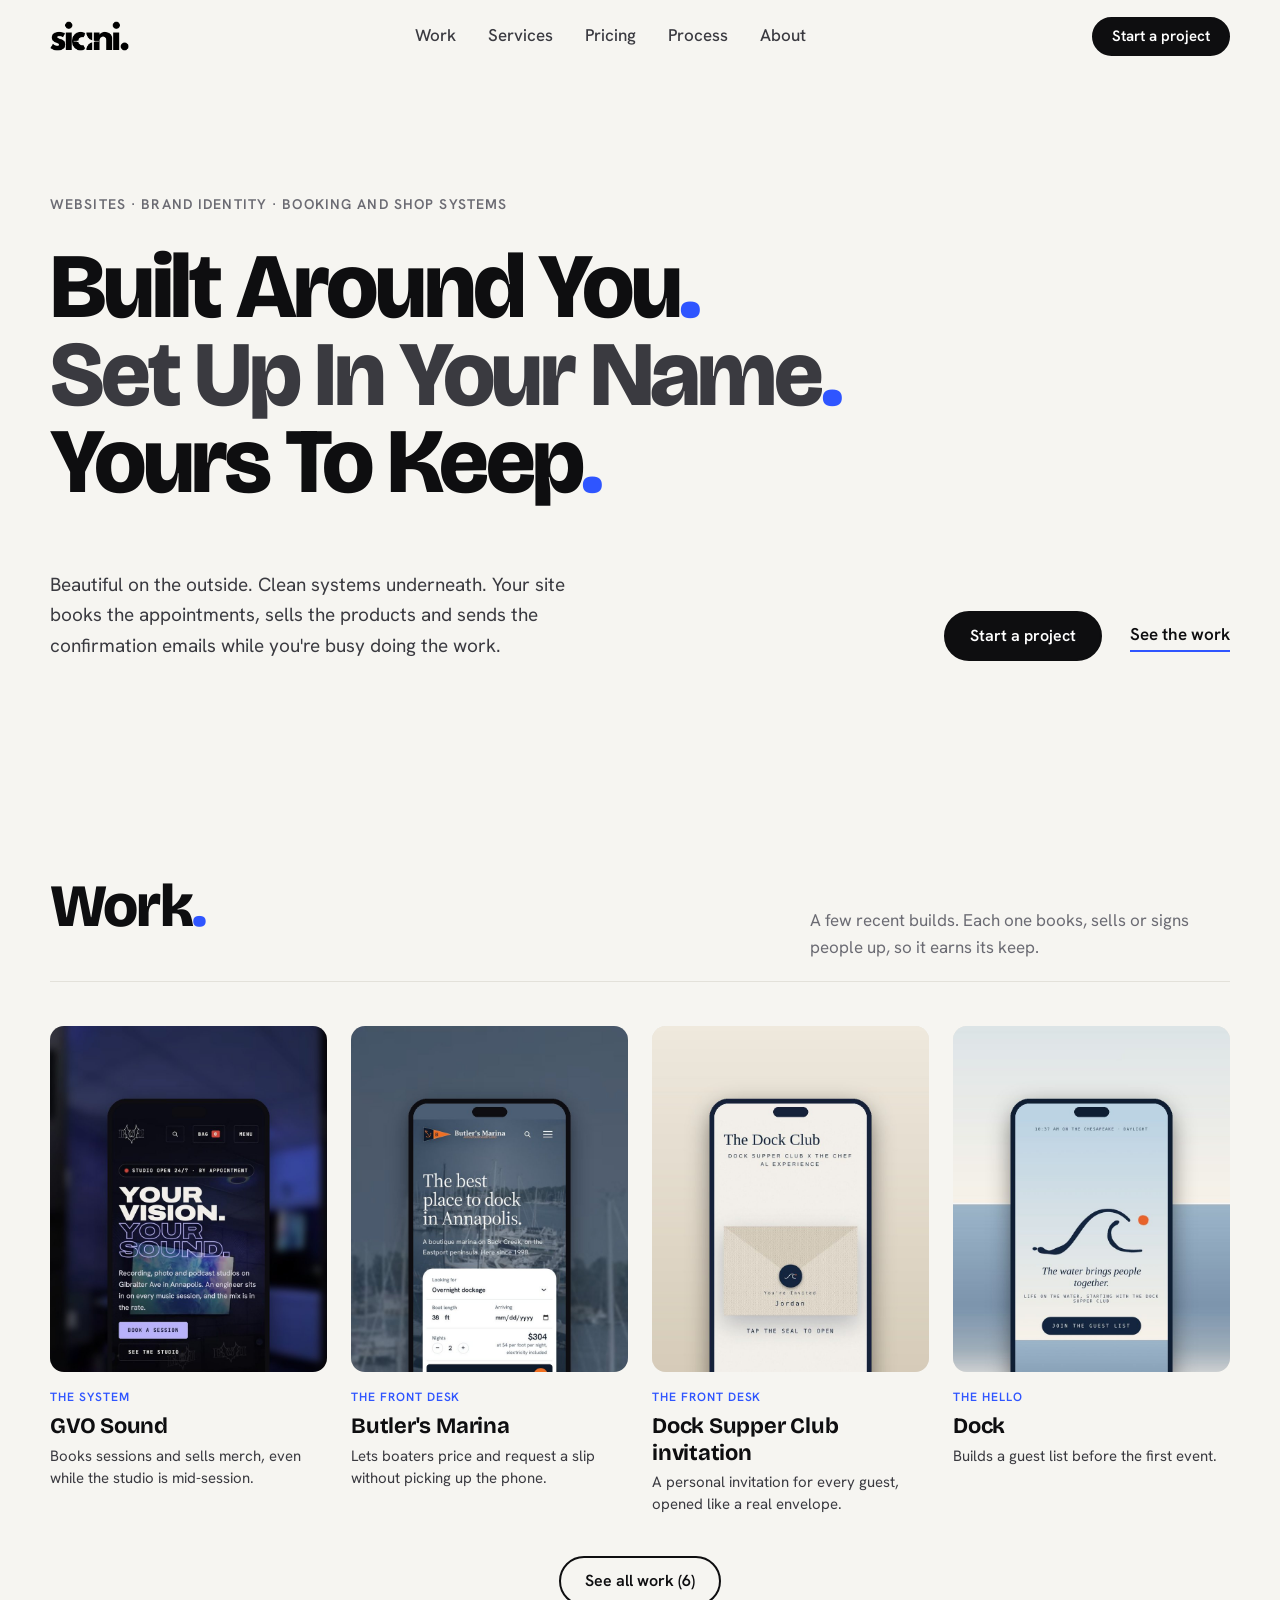
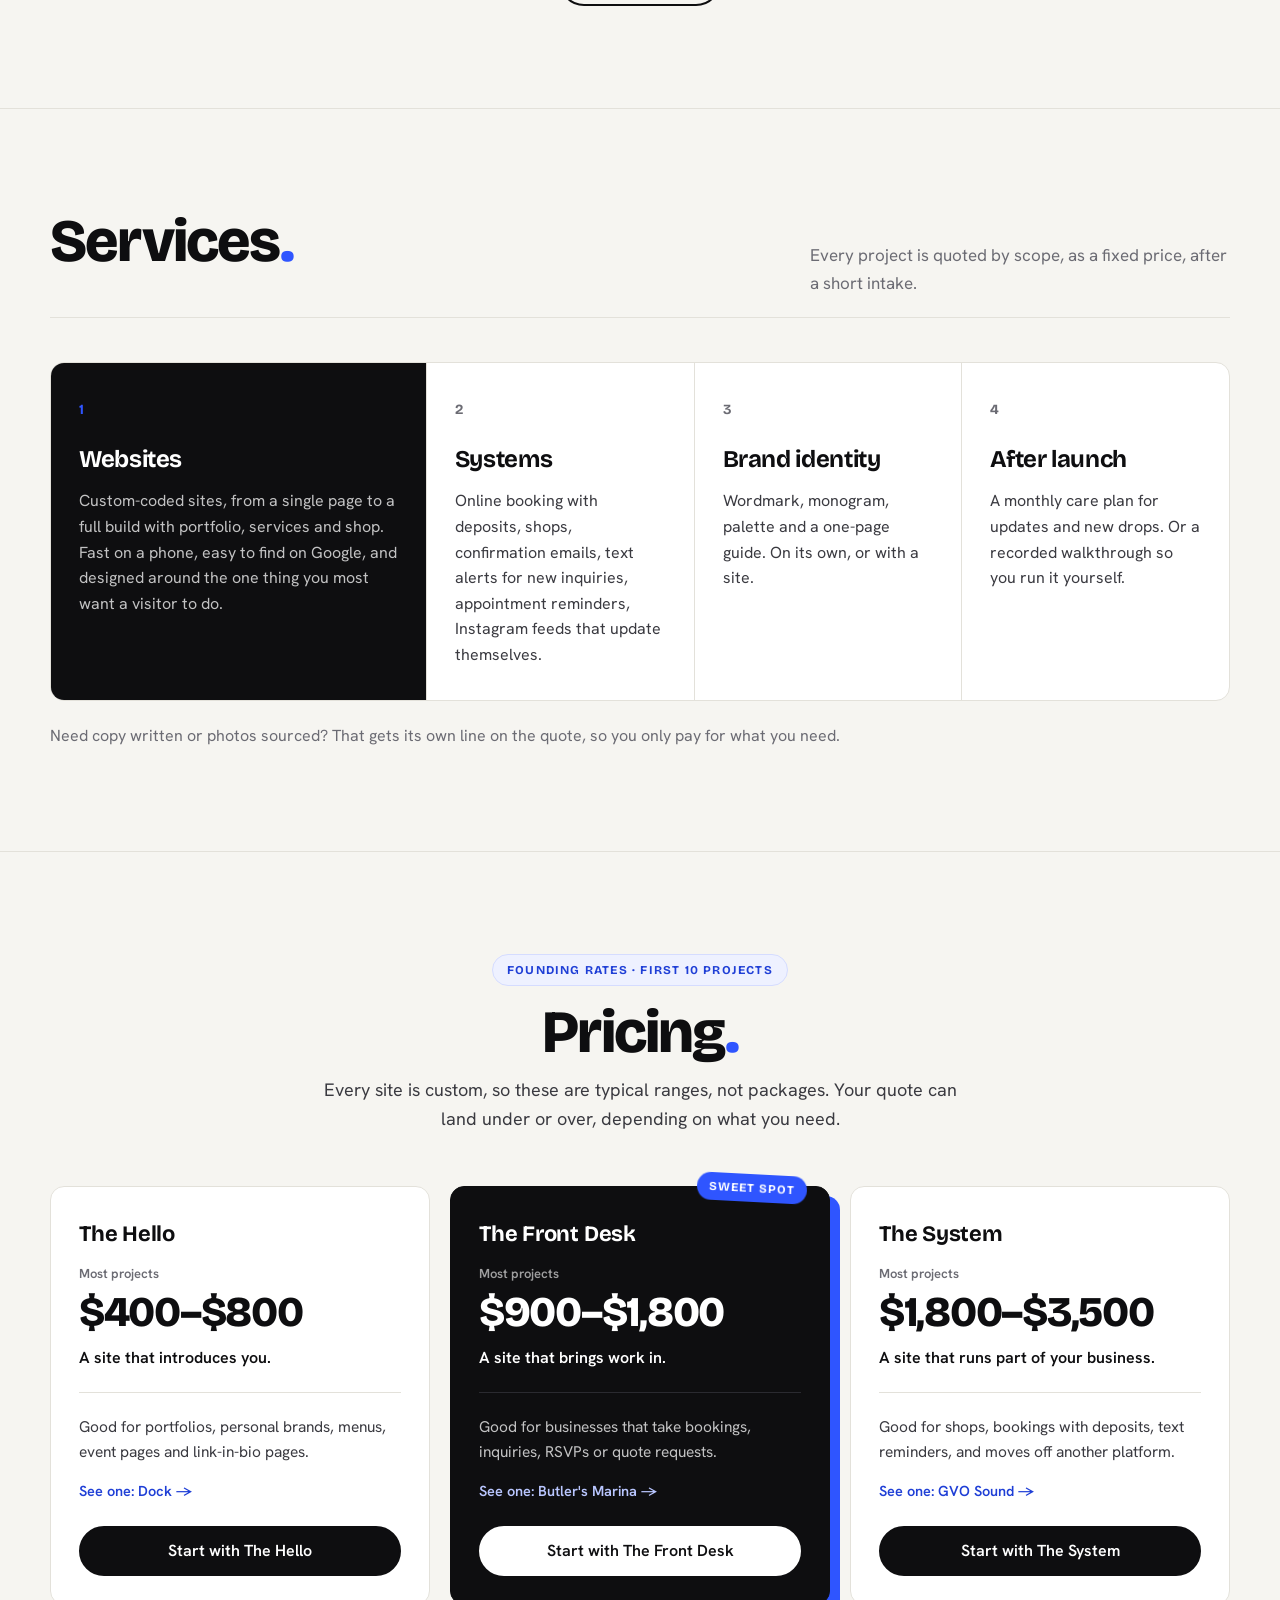
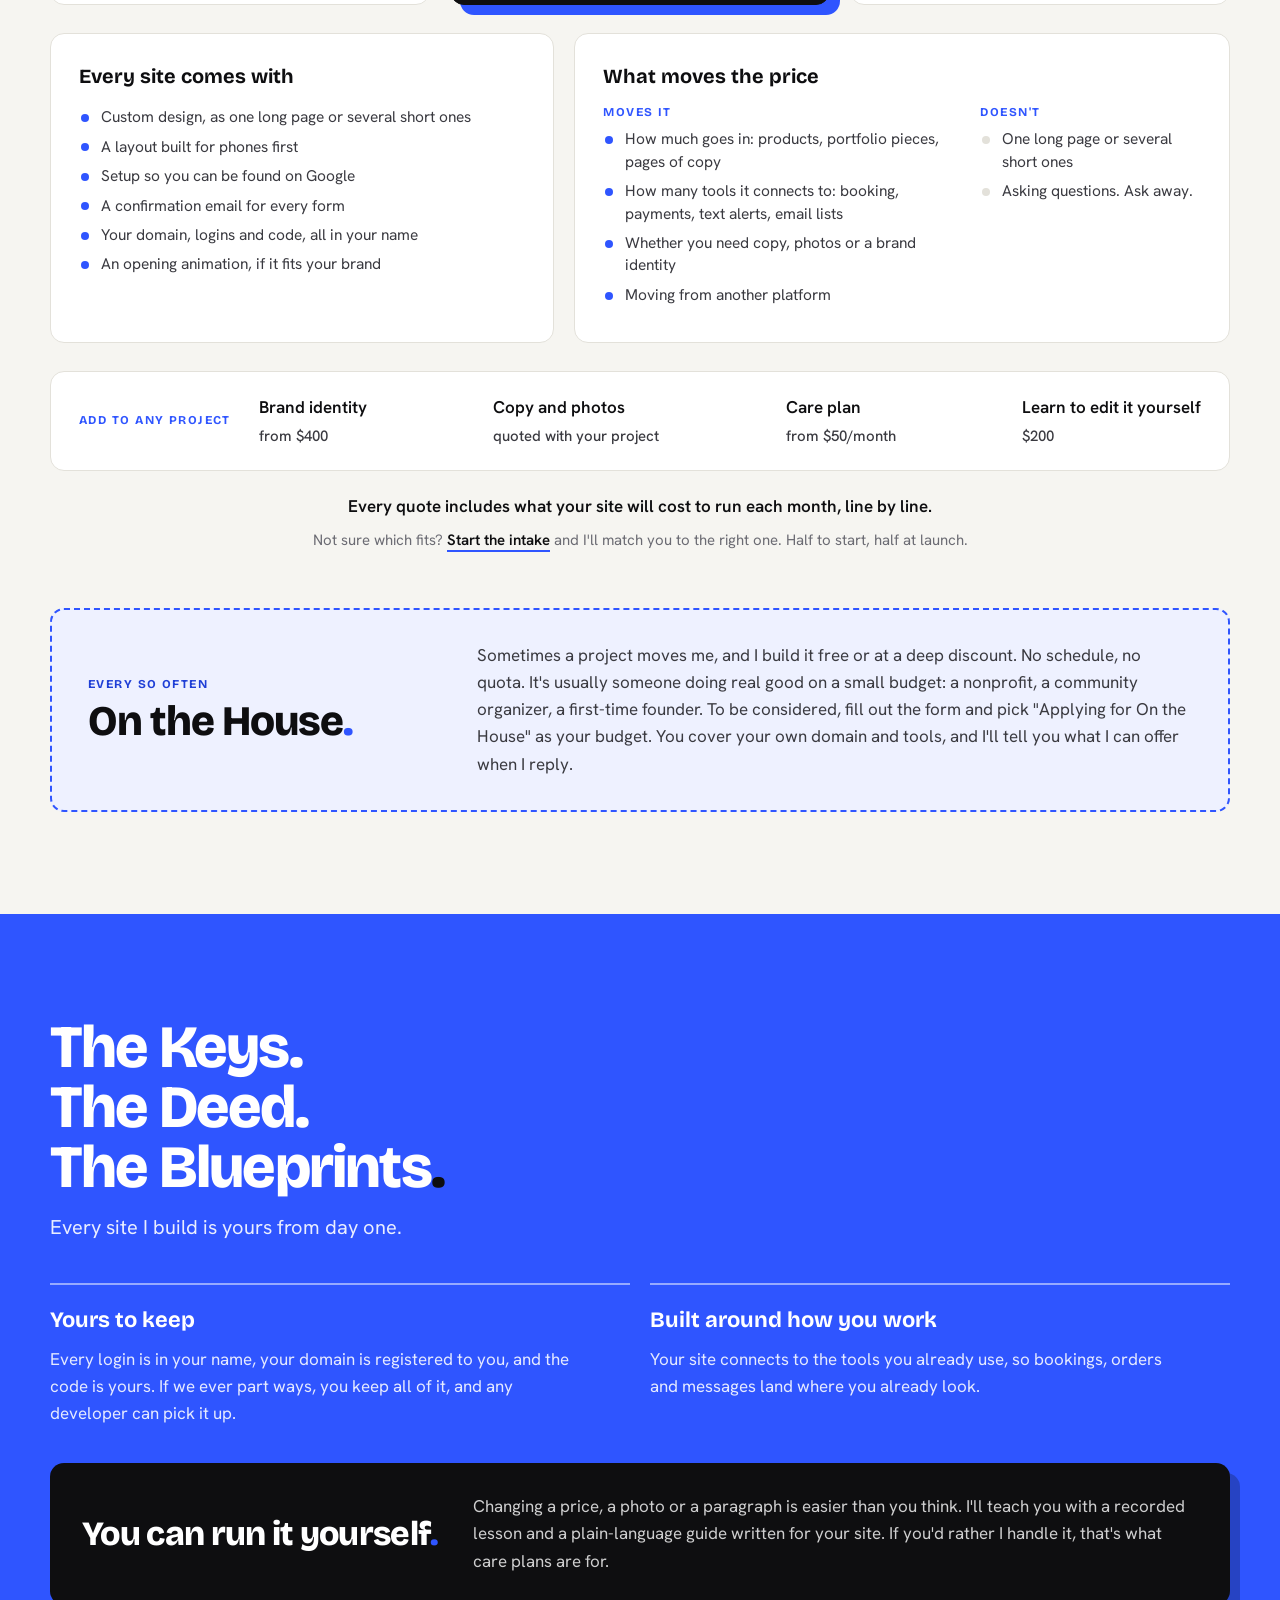
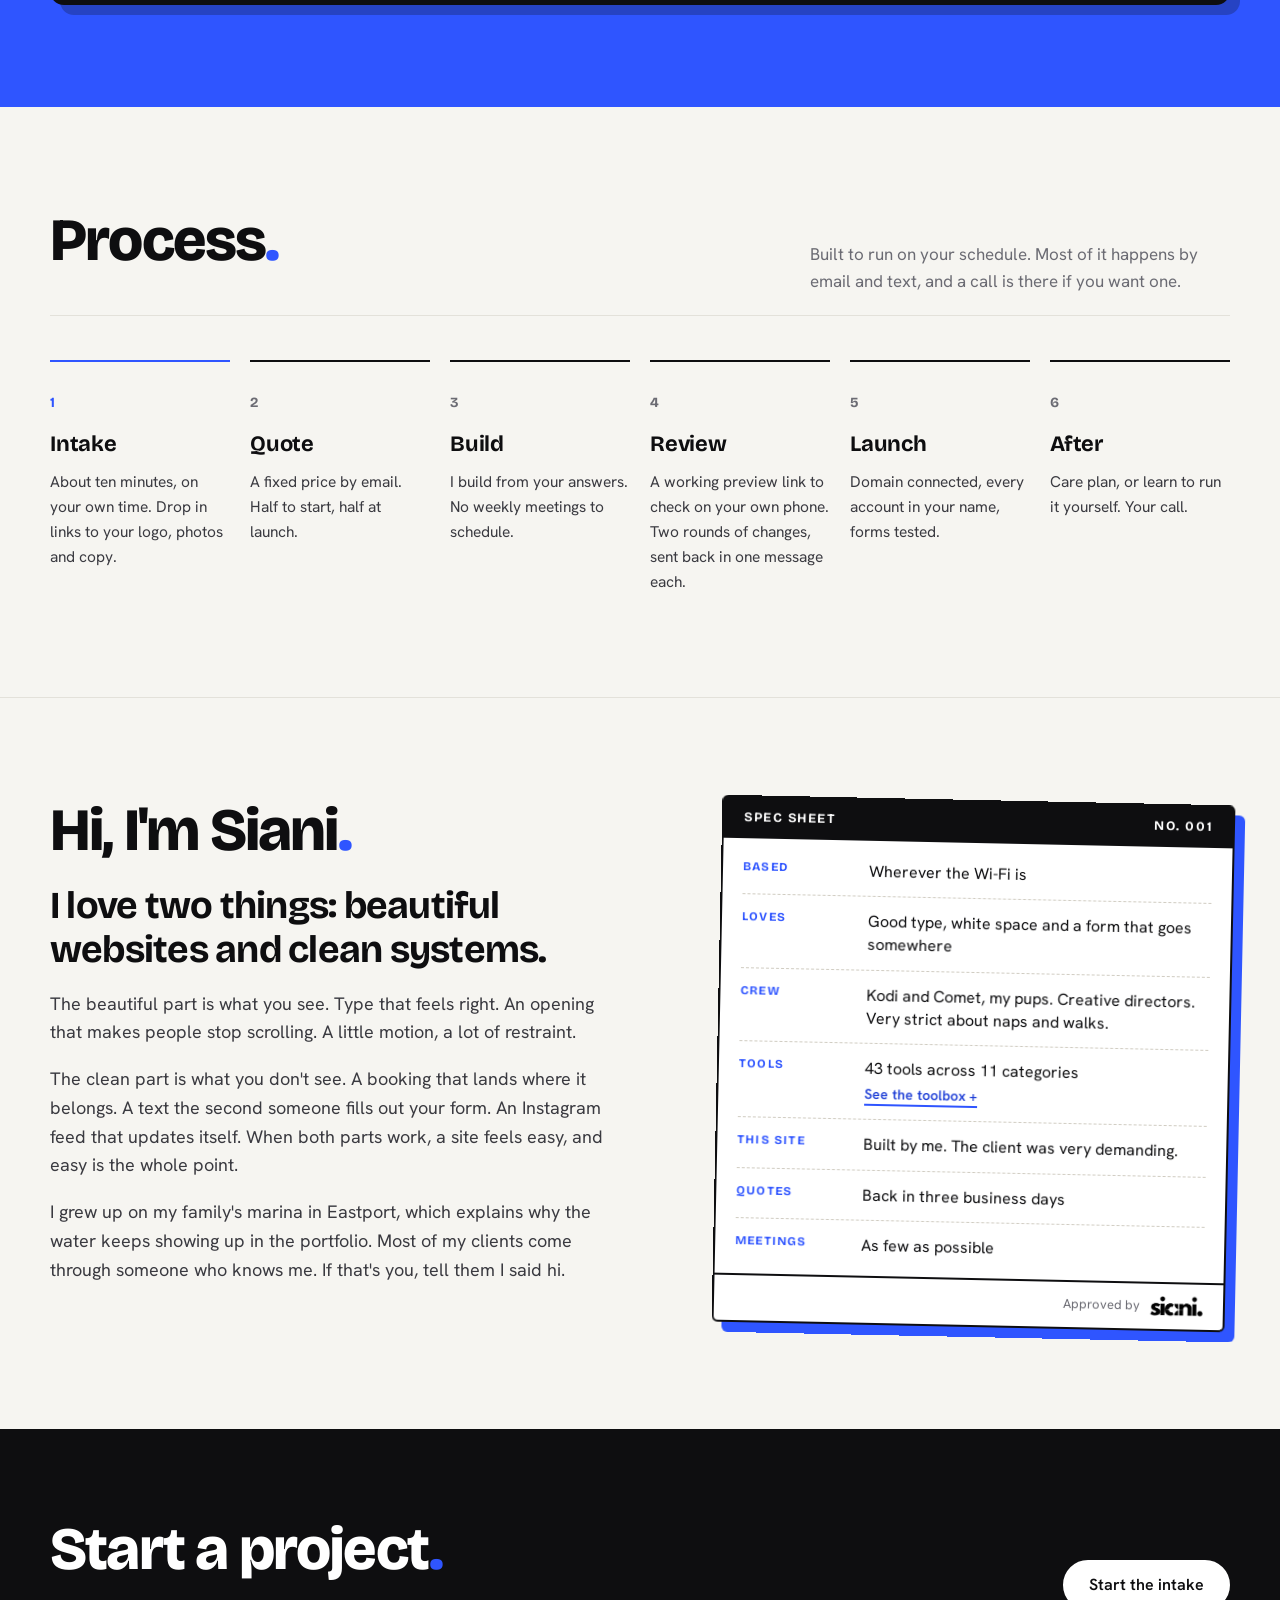
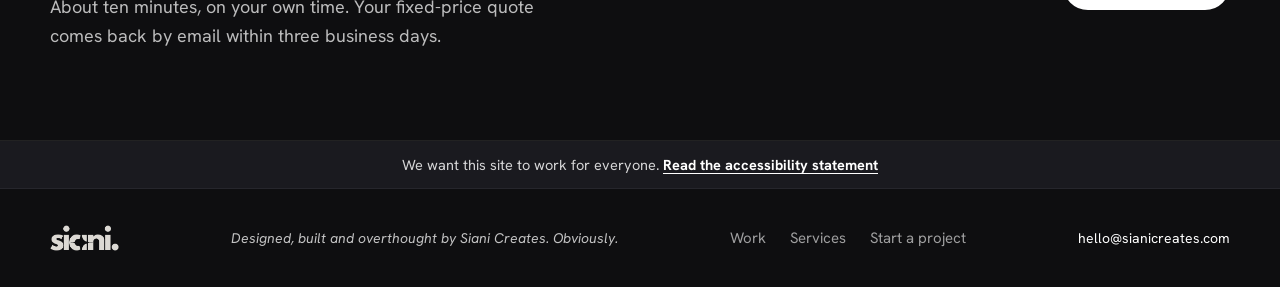
<file: index.html>
<!DOCTYPE html>
<html lang="en">
<head>
<meta charset="utf-8">
<meta name="viewport" content="width=device-width, initial-scale=1">
<title>Siani Creates | Custom websites, brand identity and booking systems</title>
<meta name="description" content="Siani Creates designs and builds custom websites, brand identities and booking, shop and form systems for small businesses and independent professionals. Every account is set up in your name.">
<meta property="og:type" content="website">
<meta property="og:site_name" content="Siani Creates">
<meta property="og:title" content="Siani Creates">
<meta property="og:description" content="Siani Creates designs and builds custom websites, brand identities and booking, shop and form systems for small businesses and independent professionals. Every account is set up in your name.">
<meta property="og:url" content="https://sianicreates.com/">
<meta property="og:image" content="https://sianicreates.com/assets/img/og.png">
<meta property="og:image:width" content="1200">
<meta property="og:image:height" content="630">
<meta property="og:image:alt" content="The Siani Creates S. mark">
<meta name="twitter:card" content="summary_large_image">
<meta name="twitter:image" content="https://sianicreates.com/assets/img/og.png">
<link rel="icon" href="favicon.ico?v=f43d9d8d" sizes="any">
<link rel="icon" type="image/png" sizes="32x32" href="assets/img/favicon-32.png?v=b3866159">
<link rel="apple-touch-icon" href="assets/img/apple-touch-icon.png?v=f8f52bd4">
<link rel="preconnect" href="https://fonts.googleapis.com">
<link rel="preconnect" href="https://fonts.gstatic.com" crossorigin>
<link href="https://fonts.googleapis.com/css2?family=Bricolage+Grotesque:opsz,wght@12..96,500;12..96,700;12..96,800&family=Hanken+Grotesk:wght@400;500;600&display=swap" rel="stylesheet">
<link rel="stylesheet" href="styles.css?v=424aba04">
</head>
<body>
<a class="skip" href="#main">Skip to content</a>

<header class="nav" id="top">
  <div class="wrap nav__in">
    <a class="nav__logo" href="#top" aria-label="Siani Creates, back to top"><img src="assets/img/siani-creates.png?v=57c5dc8a" alt="Siani Creates" width="96" height="36"></a>
    <nav class="nav__links" aria-label="Main">
      <a href="#work">Work</a>
      <a href="#services">Services</a>
      <a href="#pricing">Pricing</a>
      <a href="#process">Process</a>
      <a href="#about">About</a>
    </nav>
    <a class="btn btn--sm" href="start/">Start a project</a>
  </div>
</header>

<main id="main">

<section class="hero">
  <div class="wrap">
    <p class="eyebrow">Websites · Brand identity · Booking and shop systems</p>
    <h1 class="hero__title">
      <span class="line">Built Around You<i class="dot">.</i></span>
      <span class="line">Set Up In Your Name<i class="dot">.</i></span>
      <span class="line">Yours To Keep<i class="dot">.</i></span>
    </h1>
    <div class="hero__foot">
      <p class="hero__lede">Beautiful on the outside. Clean systems underneath. Your site books the appointments, sells the products and sends the confirmation emails while you're busy doing the work.</p>
      <div class="hero__ctas">
        <a class="btn" href="start/">Start a project</a>
        <a class="link" href="#work">See the work</a>
      </div>
    </div>
  </div>
</section>

<section class="work" id="work" aria-labelledby="work-h">
  <div class="wrap">
    <div class="sec-head">
      <h2 id="work-h">Work<i class="dot">.</i></h2>
      <p>A few recent builds. Each one books, sells or signs people up, so it earns its keep.</p>
    </div>

    <div class="tiles">
      <!-- work:featured:start -->
      <article class="tile has-video" data-type="the-system">
        <a class="tile__link" href="work/gvo/">
          <span class="tile__img">
            <img class="tile__cover" src="assets/img/work/gvo-tile.jpg?v=9205b344" alt="GVO Sound website on a phone" width="800" height="1000">
            <img class="tile__brand" src="assets/img/work/gvo-brand.jpg?v=674c1f3c" alt="" aria-hidden="true" loading="lazy" width="800" height="1000">
            <video class="tile__video" muted playsinline loop preload="none" aria-hidden="true" tabindex="-1" poster="assets/img/work/gvo-tile.jpg?v=9205b344" data-src="assets/img/work/gvo-loop.mp4?v=3e22ed31"></video>
            
          </span>
          <span class="tile__type">The System</span>
          <h3>GVO Sound</h3>
          <p class="tile__lead">Books sessions and sells merch, even while the studio is mid-session.</p>
        </a>
      </article>

      <article class="tile has-video" data-type="the-front-desk">
        <a class="tile__link" href="work/butlers/">
          <span class="tile__img">
            <img class="tile__cover" src="assets/img/work/butlers-tile.jpg?v=c0b59547" alt="Butler&#x27;s Marina website on a phone" width="800" height="1000">
            <img class="tile__brand" src="assets/img/work/butlers-brand.jpg?v=4b3fb44c" alt="" aria-hidden="true" loading="lazy" width="800" height="1000">
            <video class="tile__video" muted playsinline loop preload="none" aria-hidden="true" tabindex="-1" poster="assets/img/work/butlers-tile.jpg?v=c0b59547" data-src="assets/img/work/butlers-loop.mp4?v=a3feb099"></video>
            
          </span>
          <span class="tile__type">The Front Desk</span>
          <h3>Butler&#x27;s Marina</h3>
          <p class="tile__lead">Lets boaters price and request a slip without picking up the phone.</p>
        </a>
      </article>

      <article class="tile has-video" data-type="the-front-desk">
        <a class="tile__link" href="work/invite/">
          <span class="tile__img">
            <img class="tile__cover" src="assets/img/work/invite-tile.jpg?v=f4eb9449" alt="Dock Supper Club invitation website on a phone" loading="lazy" width="800" height="1000">
            <img class="tile__brand" src="assets/img/work/invite-brand.jpg?v=644a7df8" alt="" aria-hidden="true" loading="lazy" width="800" height="1000">
            <video class="tile__video" muted playsinline loop preload="none" aria-hidden="true" tabindex="-1" poster="assets/img/work/invite-tile.jpg?v=f4eb9449" data-src="assets/img/work/invite-loop.mp4?v=f7a9682d"></video>
            
          </span>
          <span class="tile__type">The Front Desk</span>
          <h3>Dock Supper Club invitation</h3>
          <p class="tile__lead">A personal invitation for every guest, opened like a real envelope.</p>
        </a>
      </article>

      <article class="tile has-video" data-type="the-hello">
        <a class="tile__link" href="work/dock/">
          <span class="tile__img">
            <img class="tile__cover" src="assets/img/work/dock-tile.jpg?v=4d610fd3" alt="Dock website on a phone" loading="lazy" width="800" height="1000">
            <img class="tile__brand" src="assets/img/work/dock-brand.jpg?v=02d8255c" alt="" aria-hidden="true" loading="lazy" width="800" height="1000">
            <video class="tile__video" muted playsinline loop preload="none" aria-hidden="true" tabindex="-1" poster="assets/img/work/dock-tile.jpg?v=4d610fd3" data-src="assets/img/work/dock-loop.mp4?v=0ab46955"></video>
            
          </span>
          <span class="tile__type">The Hello</span>
          <h3>Dock</h3>
          <p class="tile__lead">Builds a guest list before the first event.</p>
        </a>
      </article>
      <!-- work:featured:end -->
    </div>
    <div class="work__more"><a class="btn btn--line work__all" href="work/">See all work (6)</a></div>
  </div>
</section>

<section class="services" id="services" aria-labelledby="svc-h">
  <div class="wrap">
    <div class="sec-head">
      <h2 id="svc-h">Services<i class="dot">.</i></h2>
      <p>Every project is quoted by scope, as a fixed price, after a short intake.</p>
    </div>
    <div class="svc" role="region" aria-label="Services, swipe or use arrow keys to see all four" tabindex="0">
      <div class="svc__item svc__item--lead">
        <span class="num">1</span>
        <h3>Websites</h3>
        <p>Custom-coded sites, from a single page to a full build with portfolio, services and shop. Fast on a phone, easy to find on Google, and designed around the one thing you most want a visitor to do.</p>
      </div>
      <div class="svc__item">
        <span class="num">2</span>
        <h3>Systems</h3>
        <p>Online booking with deposits, shops, confirmation emails, text alerts for new inquiries, appointment reminders, Instagram feeds that update themselves.</p>
      </div>
      <div class="svc__item">
        <span class="num">3</span>
        <h3>Brand identity</h3>
        <p>Wordmark, monogram, palette and a one-page guide. On its own, or with a site.</p>
      </div>
      <div class="svc__item">
        <span class="num">4</span>
        <h3>After launch</h3>
        <p>A monthly care plan for updates and new drops. Or a recorded walkthrough so you run it yourself.</p>
      </div>
    </div>
    <div class="swipe-dots" data-for="svc" aria-hidden="true"></div>
    <p class="svc__note">Need copy written or photos sourced? That gets its own line on the quote, so you only pay for what you need.</p>
  </div>
</section>

<section class="pricing" id="pricing" aria-labelledby="price-h">
  <div class="wrap">
    <div class="price-head">
      <p class="pill">Founding rates · first 10 projects</p>
      <h2 id="price-h">Pricing<i class="dot">.</i></h2>
      <p class="price-head__sub">Every site is custom, so these are typical ranges, not packages. Your quote can land under or over, depending on what you need.</p>
    </div>
    <div class="tiers">
      <article class="tier">
        <header class="tier__top">
          <h3>The Hello</h3>
          <p class="tier__label">Most projects</p><p class="tier__price">$400–$800</p>
          <p class="tier__line">A site that introduces you.</p>
        </header>
        <p class="tier__good">Good for portfolios, personal brands, menus, event pages and link-in-bio pages.</p>
        <a class="tier__ex" href="work/dock/">See one: Dock →</a>
        <a class="btn tier__cta" href="start/?tier=The%20Hello">Start with The Hello</a>
      </article>
      <article class="tier tier--feat"><span class="tier__flag">Sweet spot</span>
        <header class="tier__top">
          <h3>The Front Desk</h3>
          <p class="tier__label">Most projects</p><p class="tier__price">$900–$1,800</p>
          <p class="tier__line">A site that brings work in.</p>
        </header>
        <p class="tier__good">Good for businesses that take bookings, inquiries, RSVPs or quote requests.</p>
        <a class="tier__ex" href="work/butlers/">See one: Butler's Marina →</a>
        <a class="btn btn--light tier__cta" href="start/?tier=The%20Front%20Desk">Start with The Front Desk</a>
      </article>
      <article class="tier">
        <header class="tier__top">
          <h3>The System</h3>
          <p class="tier__label">Most projects</p><p class="tier__price">$1,800–$3,500</p>
          <p class="tier__line">A site that runs part of your business.</p>
        </header>
        <p class="tier__good">Good for shops, bookings with deposits, text reminders, and moves off another platform.</p>
        <a class="tier__ex" href="work/gvo/">See one: GVO Sound →</a>
        <a class="btn tier__cta" href="start/?tier=The%20System">Start with The System</a>
      </article>
    </div>

    <div class="price-info">
      <div class="baseline">
        <h3>Every site comes with</h3>
        <ul class="feats"><li>Custom design, as one long page or several short ones</li><li>A layout built for phones first</li><li>Setup so you can be found on Google</li><li>A confirmation email for every form</li><li>Your domain, logins and code, all in your name</li><li>An opening animation, if it fits your brand</li></ul>
      </div>
      <div class="moves">
        <h3>What moves the price</h3>
        <div class="moves__cols">
          <div><p class="moves__h">Moves it</p><ul class="feats"><li>How much goes in: products, portfolio pieces, pages of copy</li><li>How many tools it connects to: booking, payments, text alerts, email lists</li><li>Whether you need copy, photos or a brand identity</li><li>Moving from another platform</li></ul></div>
          <div><p class="moves__h">Doesn't</p><ul class="feats feats--muted"><li>One long page or several short ones</li><li>Asking questions. Ask away.</li></ul></div>
        </div>
      </div>
    </div>
    <div class="addons">
      <p class="addons__h">Add to any project</p>
      <div class="addons__row">
        <p><span>Brand identity</span><b>from $400</b></p>
        <p><span>Copy and photos</span><b>quoted with your project</b></p>
        <p><span>Care plan</span><b>from $50/month</b></p>
        <p><span>Learn to edit it yourself</span><b>$200</b></p>
      </div>
    </div>
    <p class="runcost">Every quote includes what your site will cost to run each month, line by line.</p>
    <p class="fine">Not sure which fits? <a href="start/?tier=Not%20sure%20yet">Start the intake</a> and I'll match you to the right one. Half to start, half at launch.</p>

    <div class="house">
      <div>
        <p class="house__tag">Every so often</p>
        <h3>On the House<i class="dot">.</i></h3>
      </div>
      <p>Sometimes a project moves me, and I build it free or at a deep discount. No schedule, no quota. It's usually someone doing real good on a small budget: a nonprofit, a community organizer, a first-time founder. To be considered, fill out the form and pick "Applying for On the House" as your budget. You cover your own domain and tools, and I'll tell you what I can offer when I reply.</p>
    </div>
  </div>
</section>

<section class="own" aria-labelledby="own-h">
  <div class="wrap">
    <div class="own__head">
      <h2 id="own-h"><span>The Keys.</span> <span>The Deed.</span> <span>The Blueprints<i class="dot">.</i></span></h2>
      <p>Every site I build is yours from day one.</p>
    </div>
    <div class="own__cols">
      <div><h3>Yours to keep</h3><p>Every login is in your name, your domain is registered to you, and the code is yours. If we ever part ways, you keep all of it, and any developer can pick it up.</p></div>
      <div><h3>Built around how you work</h3><p>Your site connects to the tools you already use, so bookings, orders and messages land where you already look.</p></div>
    </div>
    <div class="own__run">
      <h3>You can run it yourself<i class="dot">.</i></h3>
      <p>Changing a price, a photo or a paragraph is easier than you think. I'll teach you with a recorded lesson and a plain-language guide written for your site. If you'd rather I handle it, that's what care plans are for.</p>
    </div>
  </div>
</section>

<section class="process" id="process" aria-labelledby="proc-h">
  <div class="wrap">
    <div class="sec-head">
      <h2 id="proc-h">Process<i class="dot">.</i></h2>
      <p>Built to run on your schedule. Most of it happens by email and text, and a call is there if you want one.</p>
    </div>
    <ol class="steps">
      <li><span>1</span><h3>Intake</h3><p>About ten minutes, on your own time. Drop in links to your logo, photos and copy.</p></li>
      <li><span>2</span><h3>Quote</h3><p>A fixed price by email. Half to start, half at launch.</p></li>
      <li><span>3</span><h3>Build</h3><p>I build from your answers. No weekly meetings to schedule.</p></li>
      <li><span>4</span><h3>Review</h3><p>A working preview link to check on your own phone. Two rounds of changes, sent back in one message each.</p></li>
      <li><span>5</span><h3>Launch</h3><p>Domain connected, every account in your name, forms tested.</p></li>
      <li><span>6</span><h3>After</h3><p>Care plan, or learn to run it yourself. Your call.</p></li>
    </ol>
  </div>
</section>

<section class="about" id="about" aria-labelledby="about-h">
  <div class="wrap about__in">
    <div class="about__copy">
      <h2 id="about-h">Hi, I'm Siani<i class="dot">.</i></h2>
      <p class="about__big">I love two things: beautiful websites and clean systems.</p>
      <p>The beautiful part is what you see. Type that feels right. An opening that makes people stop scrolling. A little motion, a lot of restraint.</p>
      <p>The clean part is what you don't see. A booking that lands where it belongs. A text the second someone fills out your form. An Instagram feed that updates itself. When both parts work, a site feels easy, and easy is the whole point.</p>
      <p>I grew up on my family's marina in Eastport, which explains why the water keeps showing up in the portfolio. Most of my clients come through someone who knows me. If that's you, tell them I said hi.</p>
    </div>
    <div class="spec" aria-label="Spec sheet">
      <div class="spec__head"><span>Spec sheet</span><span>No. 001</span></div>
      <dl>
        <div><dt>Based</dt><dd>Wherever the Wi-Fi is</dd></div>
        <div><dt>Loves</dt><dd>Good type, white space and a form that goes somewhere</dd></div>
        <div><dt>Crew</dt><dd>Kodi and Comet, my pups. Creative directors. Very strict about naps and walks.</dd></div>
        <div><dt>Tools</dt><dd class="toolbox"><details class="toolbox__all"><summary><span>43 tools across 11 categories</span><em>See the toolbox</em></summary><div class="toolbox__groups"><details><summary><span>Build and hosting</span><b>5</b></summary><ul><li>GitHub</li><li>Cloudflare Pages</li><li>Cloudflare Workers</li><li>Webflow</li><li>Claude</li></ul></details><details><summary><span>Domains and email</span><b>5</b></summary><ul><li>Cloudflare DNS</li><li>Porkbun</li><li>Google Workspace</li><li>Cloudflare Email Routing</li><li>Resend</li></ul></details><details><summary><span>Booking and scheduling</span><b>4</b></summary><ul><li>Calendly</li><li>Acuity Scheduling</li><li>Cal.com</li><li>Square Appointments</li></ul></details><details><summary><span>Payments and shops</span><b>4</b></summary><ul><li>Square</li><li>Shopify</li><li>Stripe</li><li>PayPal</li></ul></details><details><summary><span>Forms and data</span><b>4</b></summary><ul><li>Airtable</li><li>Google Sheets</li><li>Typeform</li><li>Notion</li></ul></details><details><summary><span>Email marketing</span><b>4</b></summary><ul><li>Klaviyo</li><li>Mailchimp</li><li>Kit</li><li>Beehiiv</li></ul></details><details><summary><span>Texts and alerts</span><b>2</b></summary><ul><li>Twilio</li><li>Bird</li></ul></details><details><summary><span>Automation</span><b>3</b></summary><ul><li>Zapier</li><li>Make</li><li>Airtable Automations</li></ul></details><details><summary><span>Social and live content</span><b>6</b></summary><ul><li>Instagram</li><li>TikTok</li><li>YouTube</li><li>Spotify</li><li>Google reviews</li><li>NOAA tides and weather</li></ul></details><details><summary><span>Analytics and search</span><b>4</b></summary><ul><li>Google Analytics</li><li>Google Search Console</li><li>Google Business Profile</li><li>Cloudflare Web Analytics</li></ul></details><details><summary><span>Design</span><b>2</b></summary><ul><li>Canva</li><li>Figma</li></ul></details></div></details></dd></div>
        <div><dt>This site</dt><dd>Built by me. The client was very demanding.</dd></div>
        <div><dt>Quotes</dt><dd>Back in three business days</dd></div>
        <div><dt>Meetings</dt><dd>As few as possible</dd></div>
      </dl>
      <div class="spec__foot"><span>Approved by</span><img src="assets/img/siani-creates.png?v=57c5dc8a" alt="Siani Creates" width="64" height="24"></div>
    </div>
  </div>
</section>

<section class="start-band" id="start" aria-labelledby="start-h">
  <div class="wrap start-band__in">
    <div>
      <h2 id="start-h">Start a project<i class="dot">.</i></h2>
      <p>About ten minutes, on your own time. Your fixed-price quote comes back by email within three business days.</p>
    </div>
    <a class="btn btn--light" href="start/">Start the intake</a>
  </div>
</section>

</main>

<footer class="foot">
  <div class="foot__a11y"><p class="wrap">We want this site to work for everyone. <a href="accessibility.html">Read the accessibility statement</a></p></div>
  <div class="wrap foot__in">
    <img src="assets/img/siani-creates.png?v=57c5dc8a" alt="Siani Creates" width="80" height="30">
    <p class="foot__credit">Designed, built and overthought by Siani Creates. Obviously.</p>
    <nav class="foot__links" aria-label="Footer"><a href="#work">Work</a><a href="#services">Services</a><a href="start/">Start a project</a></nav>
    <p class="foot__small"><a href="mailto:hello@sianicreates.com">hello@sianicreates.com</a></p>
  </div>
</footer>

<script src="script.js?v=b6b7b0fb"></script>
</body>
</html>
</file>
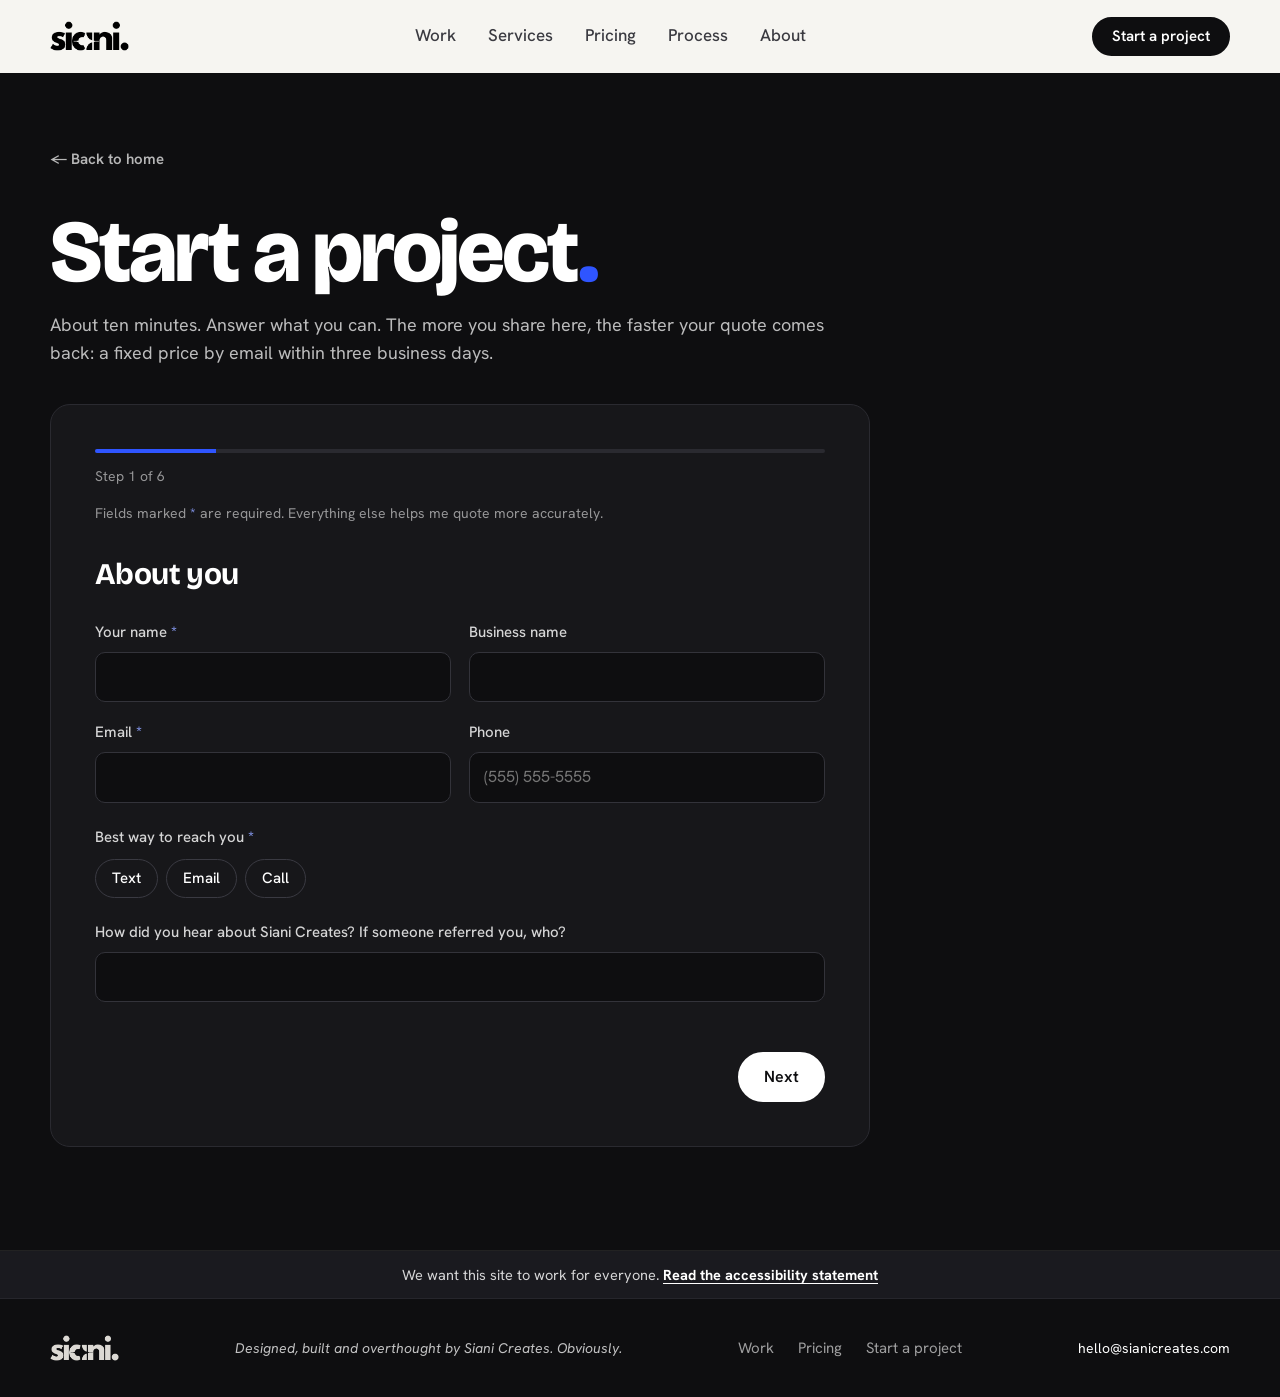
<file: start/index.html>
<!DOCTYPE html>
<html lang="en">
<head>
<meta charset="utf-8">
<meta name="viewport" content="width=device-width, initial-scale=1">
<title>Start a project | Siani Creates</title>
<meta name="description" content="Tell me about your business and what your site needs to do. A fixed-price quote comes back by email within three business days.">
<meta property="og:type" content="website">
<meta property="og:site_name" content="Siani Creates">
<meta property="og:title" content="Start a project | Siani Creates">
<meta property="og:description" content="Tell me about your business and what your site needs to do. A fixed-price quote comes back by email within three business days.">
<meta property="og:url" content="https://sianicreates.com/start/">
<meta property="og:image" content="https://sianicreates.com/assets/img/og.png">
<meta property="og:image:width" content="1200">
<meta property="og:image:height" content="630">
<meta property="og:image:alt" content="The Siani Creates S. mark">
<meta name="twitter:card" content="summary_large_image">
<meta name="twitter:image" content="https://sianicreates.com/assets/img/og.png">
<link rel="icon" href="../favicon.ico?v=f43d9d8d" sizes="any">
<link rel="icon" type="image/png" sizes="32x32" href="../assets/img/favicon-32.png?v=b3866159">
<link rel="apple-touch-icon" href="../assets/img/apple-touch-icon.png?v=f8f52bd4">
<link rel="preconnect" href="https://fonts.googleapis.com">
<link rel="preconnect" href="https://fonts.gstatic.com" crossorigin>
<link href="https://fonts.googleapis.com/css2?family=Bricolage+Grotesque:opsz,wght@12..96,500;12..96,700;12..96,800&family=Hanken+Grotesk:wght@400;500;600&display=swap" rel="stylesheet">
<link rel="stylesheet" href="../styles.css?v=424aba04">
</head>
<body>
<a class="skip" href="#main">Skip to content</a>

<header class="nav" id="top">
  <div class="wrap nav__in">
    <a class="nav__logo" href="../" aria-label="Siani Creates home"><img src="../assets/img/siani-creates.png?v=57c5dc8a" alt="Siani Creates" width="96" height="36"></a>
    <nav class="nav__links" aria-label="Main">
      <a href="../#work">Work</a>
      <a href="../#services">Services</a>
      <a href="../#pricing">Pricing</a>
      <a href="../#process">Process</a>
      <a href="../#about">About</a>
    </nav>
    <a class="btn btn--sm" href="../start/">Start a project</a>
  </div>
</header>

<main id="main">
<section class="start start--page" aria-labelledby="start-h">
  <div class="wrap">
    <a class="cs-back cs-back--light" href="../">← Back to home</a>
    <div class="start__head">
      <h1 id="start-h">Start a project<i class="dot">.</i></h1>
      <p>About ten minutes. Answer what you can. The more you share here, the faster your quote comes back: a fixed price by email within three business days.</p>
    </div>
    <form class="intake" id="intake" novalidate>
      <div class="progress" aria-hidden="true"><span id="bar"></span></div>
      <p class="stepcount" id="stepcount" aria-live="polite">Step 1 of 6</p>
      <p class="formnote">Fields marked <em>*</em> are required. Everything else helps me quote more accurately.</p>
      <input type="text" name="company_site" class="hp" tabindex="-1" autocomplete="off" aria-hidden="true">

      <fieldset class="step is-on" data-step="1">
        <legend>About you</legend>
        <div class="grid2">
          <label class="f"><span>Your name <em>*</em></span><input name="name" required minlength="2" maxlength="120" autocomplete="name"></label>
          <label class="f"><span>Business name</span><input name="business" maxlength="160" autocomplete="organization"></label>
          <label class="f"><span>Email <em>*</em></span><input name="email" type="email" required maxlength="160" autocomplete="email"></label>
          <label class="f"><span>Phone <em class="if-phone" hidden>*</em></span><input name="phone" type="tel" maxlength="40" autocomplete="tel" placeholder="(555) 555-5555"></label>
        </div>
        <div class="q">
          <p class="ql">Best way to reach you <em>*</em></p>
          <div class="chips" data-name="contact_pref" data-type="radio" data-required>
            <button type="button">Text</button><button type="button">Email</button><button type="button">Call</button>
          </div>
        </div>
        <label class="f"><span>How did you hear about Siani Creates? If someone referred you, who?</span><input name="referral" maxlength="300"></label>
      </fieldset>

      <fieldset class="step" data-step="2">
        <legend>Your business</legend>
        <label class="f"><span>What do you do, in a sentence or two? <em>*</em></span><textarea name="about" rows="3" required minlength="15" maxlength="2000"></textarea></label>
        <label class="f"><span>Who are your clients or customers?</span><input name="audience" maxlength="500"></label>
        <label class="f"><span>Where do you work? City, region, travel or online</span><input name="location" maxlength="300"></label>
        <label class="f"><span>Links: Instagram, current website, anything you want me to see</span><textarea name="links" rows="2" maxlength="1000" placeholder="One per line"></textarea></label>
      </fieldset>

      <fieldset class="step" data-step="3">
        <legend>Your current setup</legend>
        <div class="q">
          <p class="ql">Do you have a website now? <em>*</em></p>
          <div class="chips" data-name="current_platform" data-type="radio" data-required>
            <button type="button">No</button><button type="button">Wix</button><button type="button">Squarespace</button><button type="button">Shopify</button><button type="button">WordPress</button><button type="button">GoDaddy</button><button type="button" data-reveals="c-platform-other">Other</button>
          </div>
          <label class="f cond" id="c-platform-other" hidden><span>Which platform? <em>*</em></span><input name="current_platform_other" required maxlength="80"></label>
        </div>
        <div class="q">
          <p class="ql">Do you own a domain? <em>*</em></p>
          <div class="chips" data-name="domain" data-type="radio" data-required>
            <button type="button" data-reveals="c-domain-name c-domain-where">Yes, and I know where it's registered</button><button type="button" data-reveals="c-domain-name">Yes, not sure where</button><button type="button">No</button>
          </div>
          <div class="grid2">
            <label class="f cond" id="c-domain-name" hidden><span>What's the domain? <em>*</em></span><input name="domain_name" required maxlength="120" placeholder="yourbusiness.com"></label>
            <label class="f cond" id="c-domain-where" hidden><span>Where is it registered? <em>*</em></span><input name="domain_registrar" required maxlength="80" placeholder="GoDaddy, Squarespace, Namecheap…"></label>
          </div>
        </div>
        <div class="q">
          <p class="ql">Tools you use now for booking, payments or selling</p>
          <div class="chips" data-name="tools" data-type="multi">
            <button type="button">GlossGenius</button><button type="button">Calendly</button><button type="button">Square</button><button type="button">Stripe</button><button type="button">PayPal</button><button type="button">Cash App or Zelle</button><button type="button" data-reveals="c-tools-other">Other</button><button type="button" data-exclusive>None yet</button>
          </div>
          <label class="f cond" id="c-tools-other" hidden><span>Which other tools? <em>*</em></span><input name="tools_other" required maxlength="200"></label>
        </div>
      </fieldset>

      <fieldset class="step" data-step="4">
        <legend>What the site needs to do</legend>
        <div class="q">
          <p class="ql">Pick everything that applies <em>*</em></p>
          <div class="chips" data-name="needs" data-type="multi" data-required>
            <button type="button" data-reveals="c-portfolio">Show my work</button>
            <button type="button" data-reveals="c-booking">Take bookings</button>
            <button type="button">Take inquiries or quote requests</button>
            <button type="button" data-reveals="c-store">Sell products</button>
            <button type="button" data-reveals="c-booking">Sell services or packages with deposits</button>
            <button type="button">Show Instagram content</button>
            <button type="button">Collect testimonials</button>
            <button type="button">Build an email list</button>
            <button type="button">Promote events</button>
            <button type="button" data-reveals="c-needs-other">Something else</button>
          </div>
          <label class="f cond" id="c-needs-other" hidden><span>What else should it do? <em>*</em></span><input name="needs_other" required maxlength="300"></label>
        </div>
        <label class="f"><span>When someone lands on your site, what's the one thing you most want them to do? <em>*</em></span><input name="primary_action" required minlength="3" maxlength="500" placeholder="Book a session, buy a product, send an inquiry…"></label>

        <div class="reveal cond" id="c-booking" hidden>
          <p class="reveal__h">Bookings</p>
          <label class="f"><span>What gets booked? <em>*</em></span><input name="booking_what" required maxlength="500" placeholder="Lash sets, studio sessions, consultations…"></label>
          <div class="q"><p class="ql">Do you take deposits? <em>*</em></p><div class="chips" data-name="deposits" data-type="radio" data-required><button type="button">Yes</button><button type="button">No</button><button type="button">Not yet</button></div></div>
          <div class="q"><p class="ql">Do clients need text reminders?</p><div class="chips" data-name="text_reminders" data-type="radio"><button type="button">Yes</button><button type="button">No</button><button type="button">Not sure</button></div></div>
        </div>

        <div class="reveal cond" id="c-store" hidden>
          <p class="reveal__h">Shop</p>
          <div class="grid2">
            <label class="f"><span>About how many products? <em>*</em></span><input name="product_count" required inputmode="numeric" pattern="[0-9]{1,5}" maxlength="5" placeholder="25"></label>
            <label class="f"><span>Where do you sell now?</span><input name="sell_now" maxlength="300" placeholder="Instagram DMs, Etsy, in person…"></label>
          </div>
          <div class="q"><p class="ql">Any made to order?</p><div class="chips" data-name="made_to_order" data-type="radio"><button type="button">Yes</button><button type="button">No</button><button type="button">Some</button></div></div>
          <div class="q"><p class="ql">How do orders get to customers? <em>*</em></p><div class="chips" data-name="fulfillment" data-type="multi" data-required><button type="button">Shipping</button><button type="button">Local pickup</button><button type="button">Digital download</button></div></div>
        </div>

        <div class="reveal cond" id="c-portfolio" hidden>
          <p class="reveal__h">Portfolio</p>
          <label class="f"><span>About how many pieces or projects?</span><input name="portfolio_count" inputmode="numeric" pattern="[0-9]{1,4}" maxlength="4"></label>
          <div class="q"><p class="ql">What format?</p><div class="chips" data-name="portfolio_format" data-type="multi"><button type="button">Photos</button><button type="button">Video</button><button type="button">Audio</button><button type="button">Writing</button></div></div>
        </div>

        <div class="q">
          <p class="ql">Which pages do you picture?</p>
          <div class="chips" data-name="pages" data-type="multi">
            <button type="button">Home</button><button type="button">About</button><button type="button">Services</button><button type="button">Portfolio</button><button type="button">Book</button><button type="button">Shop</button><button type="button">Contact</button><button type="button">FAQ</button><button type="button">Testimonials</button><button type="button">Blog</button><button type="button" data-reveals="c-pages-other">Other</button><button type="button" data-exclusive>Not sure yet</button>
          </div>
          <label class="f cond" id="c-pages-other" hidden><span>Which other pages? <em>*</em></span><input name="pages_other" required maxlength="200"></label>
        </div>
      </fieldset>

      <fieldset class="step" data-step="5">
        <legend>What you have ready</legend>
        <div class="q"><p class="ql">Website copy <em>*</em></p><div class="chips" data-name="copy_ready" data-type="radio" data-required><button type="button">Ready</button><button type="button">Some of it</button><button type="button">I need it written</button></div></div>
        <div class="q"><p class="ql">Photos <em>*</em></p><div class="chips" data-name="photos_ready" data-type="radio" data-required><button type="button">Professional and ready</button><button type="button">Phone photos</button><button type="button">I need help</button></div></div>
        <div class="q"><p class="ql">Logo <em>*</em></p><div class="chips" data-name="logo" data-type="radio" data-required><button type="button">Yes, with files</button><button type="button">Yes, low quality</button><button type="button">No</button></div></div>
        <div class="q"><p class="ql">Brand colors and fonts</p><div class="chips" data-name="brand" data-type="radio"><button type="button">Set</button><button type="button">A loose idea</button><button type="button">None yet</button></div></div>
        <label class="f"><span>Link to a folder with your logo, photos and copy</span><input name="assets_link" type="url" maxlength="500" placeholder="Google Drive, Dropbox or iCloud link"></label>
        <label class="f"><span>2–3 websites you like, and what you like about each</span><textarea name="inspiration" rows="3" maxlength="2000"></textarea></label>
        <label class="f"><span>Three words for how your brand should feel</span><input name="three_words" maxlength="200" placeholder="Warm, bold, polished"></label>
        <label class="f"><span>Anything you don't want</span><input name="avoid" maxlength="1000"></label>
      </fieldset>

      <fieldset class="step" data-step="6">
        <legend>Timeline and budget</legend>
        <div class="q"><p class="ql">Which starting point fits best? <em>*</em></p><div class="chips chips--cards" data-name="tier" data-type="radio" data-required><button type="button" data-value="The Hello"><strong>The Hello</strong><small>A site that introduces you. Portfolios, personal brands, menus.</small><b>$400–$800</b></button><button type="button" data-value="The Front Desk"><strong>The Front Desk</strong><small>A site that brings work in. Bookings, inquiries, RSVPs.</small><b>$900–$1,800</b></button><button type="button" data-value="The System"><strong>The System</strong><small>A site that runs part of your business. Shops, deposits, text reminders.</small><b>$1,800–$3,500</b></button><button type="button" data-value="Not sure yet"><strong>Not sure yet</strong><small>I'll recommend the best fit from your answers.</small></button></div></div>
        <div class="q"><p class="ql">Budget range <em>*</em></p><div class="chips" data-name="budget" data-type="radio" data-required><button type="button">Under $800</button><button type="button">$800–$1,800</button><button type="button">$1,800–$3,500</button><button type="button">$3,500+</button><button type="button">Not sure, I'd like guidance</button><button type="button">Applying for On the House</button></div></div>
        <div class="q"><p class="ql">After launch, who updates the site?</p><div class="chips" data-name="updates" data-type="radio"><button type="button">Me. Teach me how.</button><button type="button">I'd like you to handle it</button><button type="button">Not sure</button></div></div>
        <div class="q"><p class="ql">How often does your content change?</p><div class="chips" data-name="change_rate" data-type="radio"><button type="button">Rarely</button><button type="button">Monthly</button><button type="button">Weekly</button></div></div>
        <div class="q">
          <p class="ql">When do you need the site live? <em>*</em></p>
          <div class="chips" data-name="launch_timing" data-type="radio" data-required>
            <button type="button" data-reveals="c-launch">By a specific date</button><button type="button">As soon as possible</button><button type="button">In the next 1–2 months</button><button type="button">No rush</button>
          </div>
          <div class="cond" id="c-launch" hidden>
            <div class="grid2">
              <label class="f"><span>Launch date <em>*</em></span><input name="launch_date" type="date" required></label>
              <div class="q"><p class="ql">Is that date firm? <em>*</em></p><div class="chips" data-name="date_firm" data-type="radio" data-required><button type="button">Firm</button><button type="button">Flexible</button></div></div>
            </div>
            <label class="f"><span>What's the date tied to? <em>*</em></span><input name="launch_reason" required minlength="3" maxlength="300" placeholder="Product launch, event, grand opening, season…"></label>
          </div>
        </div>
        <label class="f"><span>Does anyone else need to sign off?</span><input name="signoff" maxlength="300"></label>
        <label class="f"><span>Anything else you want me to know?</span><textarea name="notes" rows="3" maxlength="4000"></textarea></label>
      </fieldset>

      <p class="err" id="err" role="alert"></p>
      <div class="intake__nav">
        <button type="button" class="btn btn--ghost" id="back" hidden>Back</button>
        <button type="button" class="btn btn--light" id="next">Next</button>
        <button type="submit" class="btn btn--light" id="send" hidden>Send</button>
      </div>
    </form>

    <div class="done" id="done" hidden tabindex="-1">
      <h3>Thank you<i class="dot">.</i></h3>
      <p>Your answers came through. Your quote, or any questions I have, will come by email within three business days.</p>
    </div>
    <div class="done" id="preview" hidden tabindex="-1">
      <h3>Preview mode<i class="dot">.</i></h3>
      <p>The form works, but this preview isn't connected yet, so nothing was saved. Once the site is live, submissions are saved automatically.</p>
    </div>
  
  </div>
</section>
</main>

<footer class="foot">
  <div class="foot__a11y"><p class="wrap">We want this site to work for everyone. <a href="../accessibility.html">Read the accessibility statement</a></p></div>
  <div class="wrap foot__in">
    <img src="../assets/img/siani-creates.png?v=57c5dc8a" alt="Siani Creates" width="80" height="30">
    <p class="foot__credit">Designed, built and overthought by Siani Creates. Obviously.</p>
    <nav class="foot__links" aria-label="Footer"><a href="../#work">Work</a><a href="../#pricing">Pricing</a><a href="../start/">Start a project</a></nav>
    <p class="foot__small"><a href="mailto:hello@sianicreates.com">hello@sianicreates.com</a></p>
  </div>
</footer>

<script src="../script.js?v=b6b7b0fb"></script>
</body>
</html>
</file>
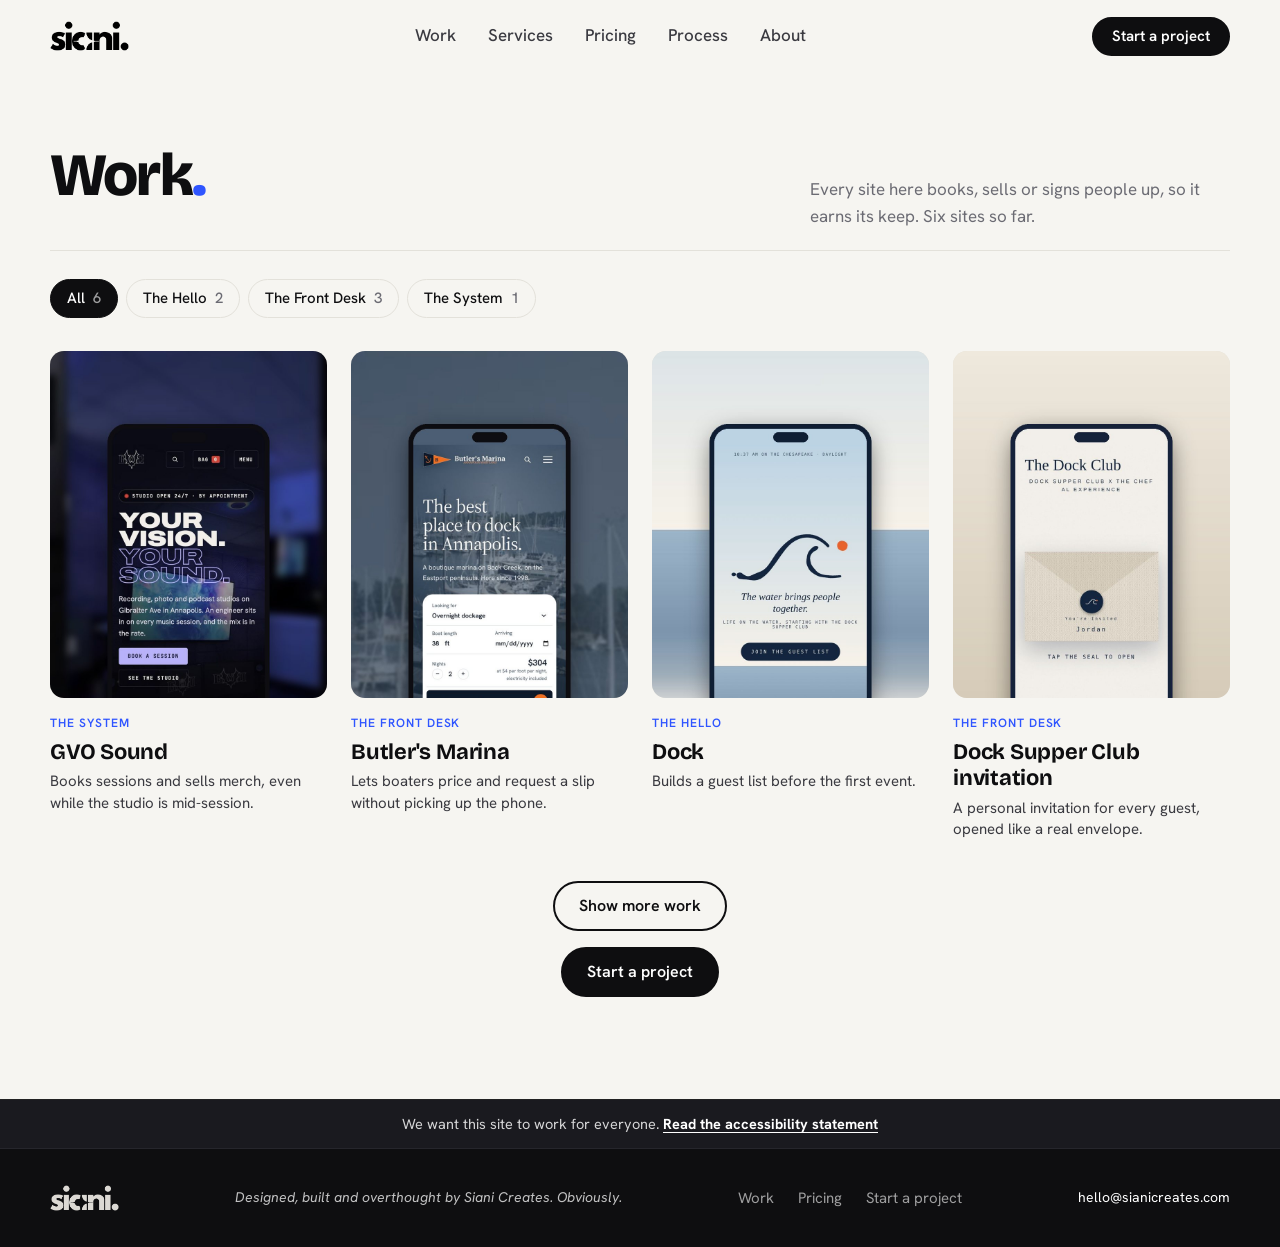
<file: work/index.html>
<!DOCTYPE html>
<html lang="en">
<head>
<meta charset="utf-8">
<meta name="viewport" content="width=device-width, initial-scale=1">
<title>Work | Siani Creates</title>
<meta name="description" content="Every site Siani Creates has built. Each one books, sells or signs people up.">
<meta property="og:type" content="website">
<meta property="og:site_name" content="Siani Creates">
<meta property="og:title" content="Work | Siani Creates">
<meta property="og:description" content="Every site Siani Creates has built. Each one books, sells or signs people up.">
<meta property="og:url" content="https://sianicreates.com/work/">
<meta property="og:image" content="https://sianicreates.com/assets/img/og.png">
<meta property="og:image:width" content="1200">
<meta property="og:image:height" content="630">
<meta property="og:image:alt" content="The Siani Creates S. mark">
<meta name="twitter:card" content="summary_large_image">
<meta name="twitter:image" content="https://sianicreates.com/assets/img/og.png">
<link rel="icon" href="../favicon.ico?v=f43d9d8d" sizes="any">
<link rel="icon" type="image/png" sizes="32x32" href="../assets/img/favicon-32.png?v=b3866159">
<link rel="apple-touch-icon" href="../assets/img/apple-touch-icon.png?v=f8f52bd4">
<link rel="preconnect" href="https://fonts.googleapis.com">
<link rel="preconnect" href="https://fonts.gstatic.com" crossorigin>
<link href="https://fonts.googleapis.com/css2?family=Bricolage+Grotesque:opsz,wght@12..96,500;12..96,700;12..96,800&family=Hanken+Grotesk:wght@400;500;600&display=swap" rel="stylesheet">
<link rel="stylesheet" href="../styles.css?v=424aba04">
</head>
<body>
<a class="skip" href="#main">Skip to content</a>

<header class="nav" id="top">
  <div class="wrap nav__in">
    <a class="nav__logo" href="../" aria-label="Siani Creates home"><img src="../assets/img/siani-creates.png?v=57c5dc8a" alt="Siani Creates" width="96" height="36"></a>
    <nav class="nav__links" aria-label="Main">
      <a href="./" aria-current="page">Work</a>
      <a href="../#services">Services</a>
      <a href="../#pricing">Pricing</a>
      <a href="../#process">Process</a>
      <a href="../#about">About</a>
    </nav>
    <a class="btn btn--sm" href="../start/">Start a project</a>
  </div>
</header>

<main id="main">
<section class="work work--all" aria-labelledby="work-h">
  <div class="wrap">
    <div class="sec-head">
      <h1 id="work-h">Work<i class="dot">.</i></h1>
      <p>Every site here books, sells or signs people up, so it earns its keep. <span class="work__count">Six sites so far.</span></p>
    </div>

    <div class="filters" role="group" aria-label="Filter by site type">
      <button type="button" data-filter="all" aria-pressed="true">All <span>6</span></button>
      <button type="button" data-filter="the-hello" aria-pressed="false">The Hello <span>2</span></button>
      <button type="button" data-filter="the-front-desk" aria-pressed="false">The Front Desk <span>3</span></button>
      <button type="button" data-filter="the-system" aria-pressed="false">The System <span>1</span></button>
    </div>
    <p class="filters__status" aria-live="polite"></p>

    <div class="tiles">
      <!-- work:all:start -->
      <article class="tile has-video" data-type="the-system">
        <a class="tile__link" href="../work/gvo/">
          <span class="tile__img">
            <img class="tile__cover" src="../assets/img/work/gvo-tile.jpg?v=9205b344" alt="GVO Sound website on a phone" width="800" height="1000">
            <img class="tile__brand" src="../assets/img/work/gvo-brand.jpg?v=674c1f3c" alt="" aria-hidden="true" loading="lazy" width="800" height="1000">
            <video class="tile__video" muted playsinline loop preload="none" aria-hidden="true" tabindex="-1" poster="../assets/img/work/gvo-tile.jpg?v=9205b344" data-src="../assets/img/work/gvo-loop.mp4?v=3e22ed31"></video>
            
          </span>
          <span class="tile__type">The System</span>
          <h3>GVO Sound</h3>
          <p class="tile__lead">Books sessions and sells merch, even while the studio is mid-session.</p>
        </a>
      </article>

      <article class="tile has-video" data-type="the-front-desk">
        <a class="tile__link" href="../work/butlers/">
          <span class="tile__img">
            <img class="tile__cover" src="../assets/img/work/butlers-tile.jpg?v=c0b59547" alt="Butler&#x27;s Marina website on a phone" width="800" height="1000">
            <img class="tile__brand" src="../assets/img/work/butlers-brand.jpg?v=4b3fb44c" alt="" aria-hidden="true" loading="lazy" width="800" height="1000">
            <video class="tile__video" muted playsinline loop preload="none" aria-hidden="true" tabindex="-1" poster="../assets/img/work/butlers-tile.jpg?v=c0b59547" data-src="../assets/img/work/butlers-loop.mp4?v=a3feb099"></video>
            
          </span>
          <span class="tile__type">The Front Desk</span>
          <h3>Butler&#x27;s Marina</h3>
          <p class="tile__lead">Lets boaters price and request a slip without picking up the phone.</p>
        </a>
      </article>

      <article class="tile has-video" data-type="the-hello">
        <a class="tile__link" href="../work/dock/">
          <span class="tile__img">
            <img class="tile__cover" src="../assets/img/work/dock-tile.jpg?v=4d610fd3" alt="Dock website on a phone" width="800" height="1000">
            <img class="tile__brand" src="../assets/img/work/dock-brand.jpg?v=02d8255c" alt="" aria-hidden="true" loading="lazy" width="800" height="1000">
            <video class="tile__video" muted playsinline loop preload="none" aria-hidden="true" tabindex="-1" poster="../assets/img/work/dock-tile.jpg?v=4d610fd3" data-src="../assets/img/work/dock-loop.mp4?v=0ab46955"></video>
            
          </span>
          <span class="tile__type">The Hello</span>
          <h3>Dock</h3>
          <p class="tile__lead">Builds a guest list before the first event.</p>
        </a>
      </article>

      <article class="tile has-video" data-type="the-front-desk">
        <a class="tile__link" href="../work/invite/">
          <span class="tile__img">
            <img class="tile__cover" src="../assets/img/work/invite-tile.jpg?v=f4eb9449" alt="Dock Supper Club invitation website on a phone" width="800" height="1000">
            <img class="tile__brand" src="../assets/img/work/invite-brand.jpg?v=644a7df8" alt="" aria-hidden="true" loading="lazy" width="800" height="1000">
            <video class="tile__video" muted playsinline loop preload="none" aria-hidden="true" tabindex="-1" poster="../assets/img/work/invite-tile.jpg?v=f4eb9449" data-src="../assets/img/work/invite-loop.mp4?v=f7a9682d"></video>
            
          </span>
          <span class="tile__type">The Front Desk</span>
          <h3>Dock Supper Club invitation</h3>
          <p class="tile__lead">A personal invitation for every guest, opened like a real envelope.</p>
        </a>
      </article>

      <article class="tile" data-type="the-hello">
        <a class="tile__link" href="../work/ajene/">
          <span class="tile__img">
            <img class="tile__cover" src="../assets/img/work/ajene-tile.jpg?v=b52ebd9d" alt="Ajené Livingston website on a phone" loading="lazy" width="800" height="1000">
            <img class="tile__brand" src="../assets/img/work/ajene-brand.jpg?v=00b5db4a" alt="" aria-hidden="true" loading="lazy" width="800" height="1000">
            
          </span>
          <span class="tile__type">The Hello</span>
          <h3>Ajené Livingston</h3>
          <p class="tile__lead">Turns a full career into one clear story, with a look to match.</p>
        </a>
      </article>

      <article class="tile has-video" data-type="the-front-desk">
        <a class="tile__link" href="../work/boomin/">
          <span class="tile__img">
            <img class="tile__cover" src="../assets/img/work/boomin-tile.jpg?v=bc56c988" alt="Boomin Eats website on a phone" loading="lazy" width="800" height="1000">
            <img class="tile__brand" src="../assets/img/work/boomin-brand.jpg?v=0d572e8d" alt="" aria-hidden="true" loading="lazy" width="800" height="1000">
            <video class="tile__video" muted playsinline loop preload="none" aria-hidden="true" tabindex="-1" poster="../assets/img/work/boomin-tile.jpg?v=bc56c988" data-src="../assets/img/work/boomin-loop.mp4?v=6de7fba3"></video>
            <span class="tile__soon">Launching soon</span>
          </span>
          <span class="tile__type">The Front Desk</span>
          <h3>Boomin Eats</h3>
          <p class="tile__lead">Makes you hungry, then books the chef.</p>
        </a>
      </article>
      <!-- work:all:end -->
    </div>

    <div class="work__more"><button type="button" class="btn btn--line tiles__more" hidden>Show more work</button></div>
    <div class="work__more work__more--start"><a class="btn" href="../start/">Start a project</a></div>
  </div>
</section>
</main>

<footer class="foot">
  <div class="foot__a11y"><p class="wrap">We want this site to work for everyone. <a href="../accessibility.html">Read the accessibility statement</a></p></div>
  <div class="wrap foot__in">
    <img src="../assets/img/siani-creates.png?v=57c5dc8a" alt="Siani Creates" width="80" height="30">
    <p class="foot__credit">Designed, built and overthought by Siani Creates. Obviously.</p>
    <nav class="foot__links" aria-label="Footer"><a href="./">Work</a><a href="../#pricing">Pricing</a><a href="../start/">Start a project</a></nav>
    <p class="foot__small"><a href="mailto:hello@sianicreates.com">hello@sianicreates.com</a></p>
  </div>
</footer>

<script src="../script.js?v=b6b7b0fb"></script>
</body>
</html>
</file>
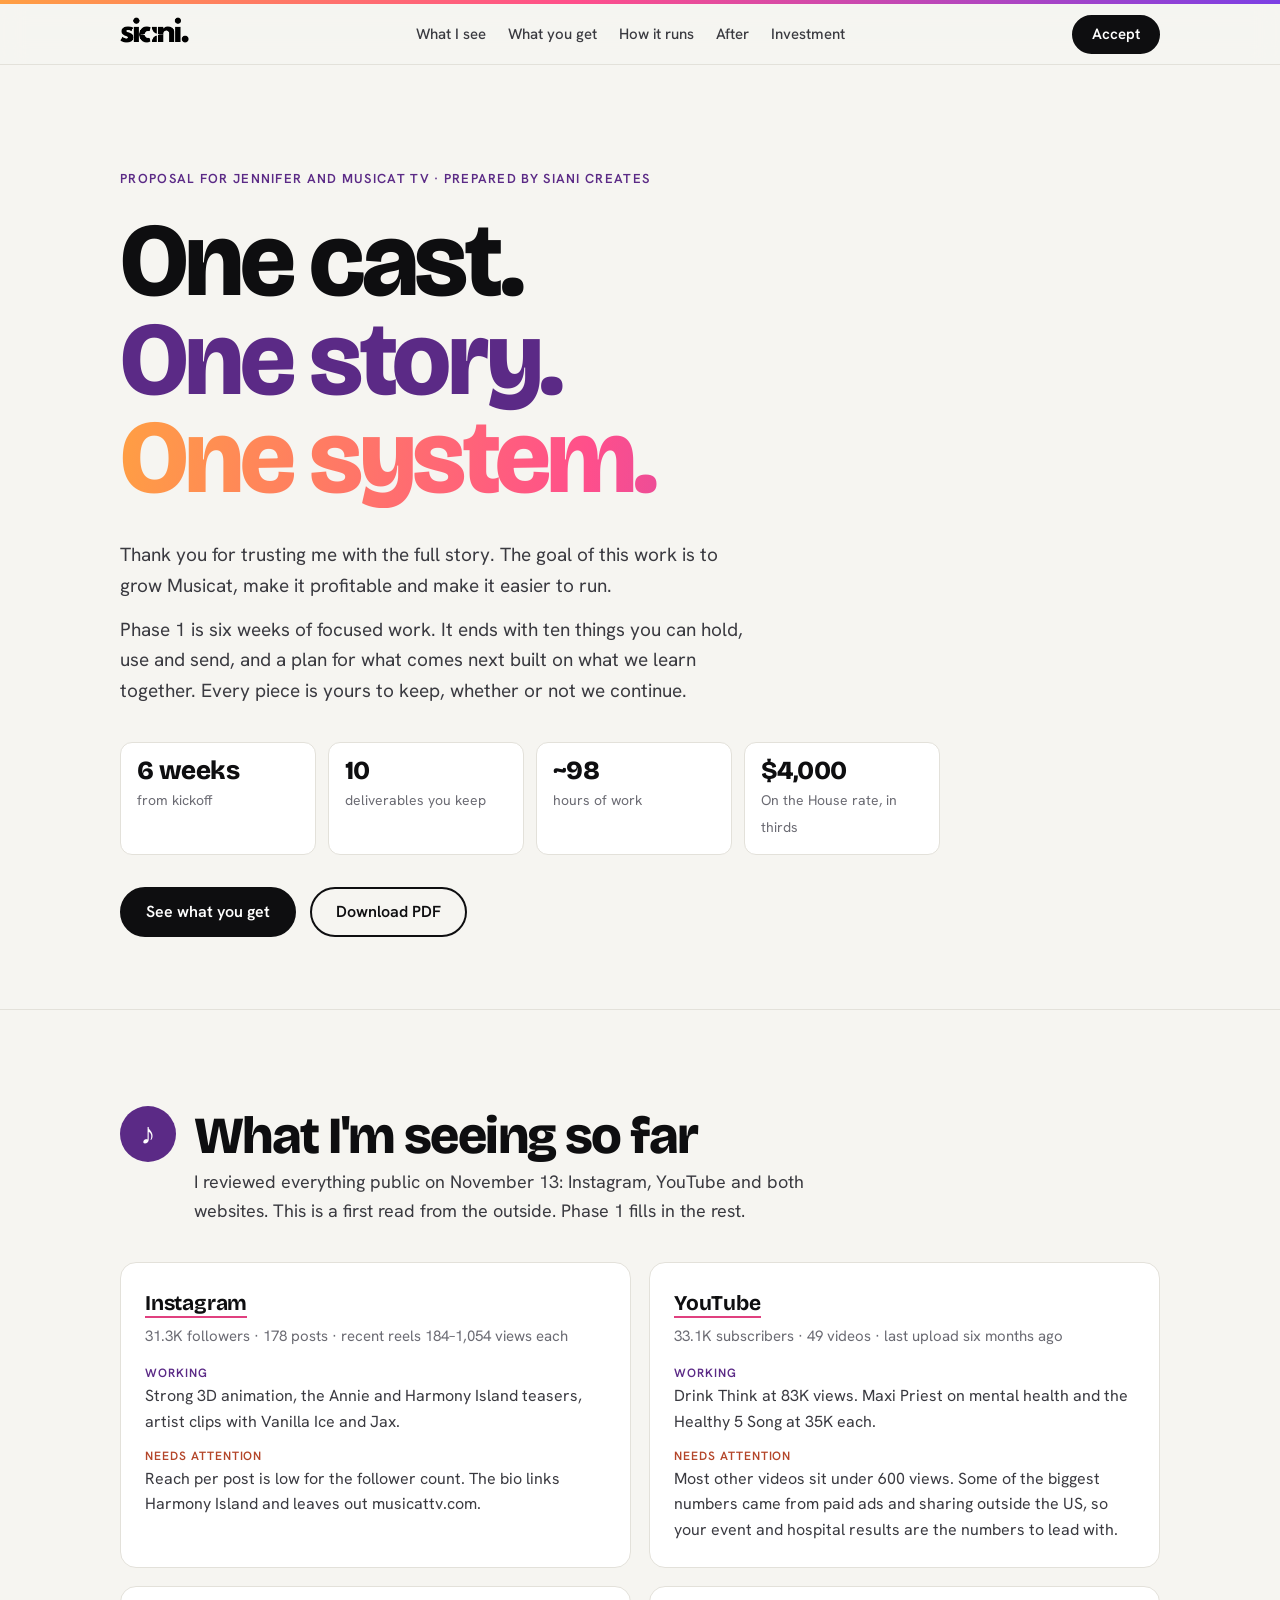
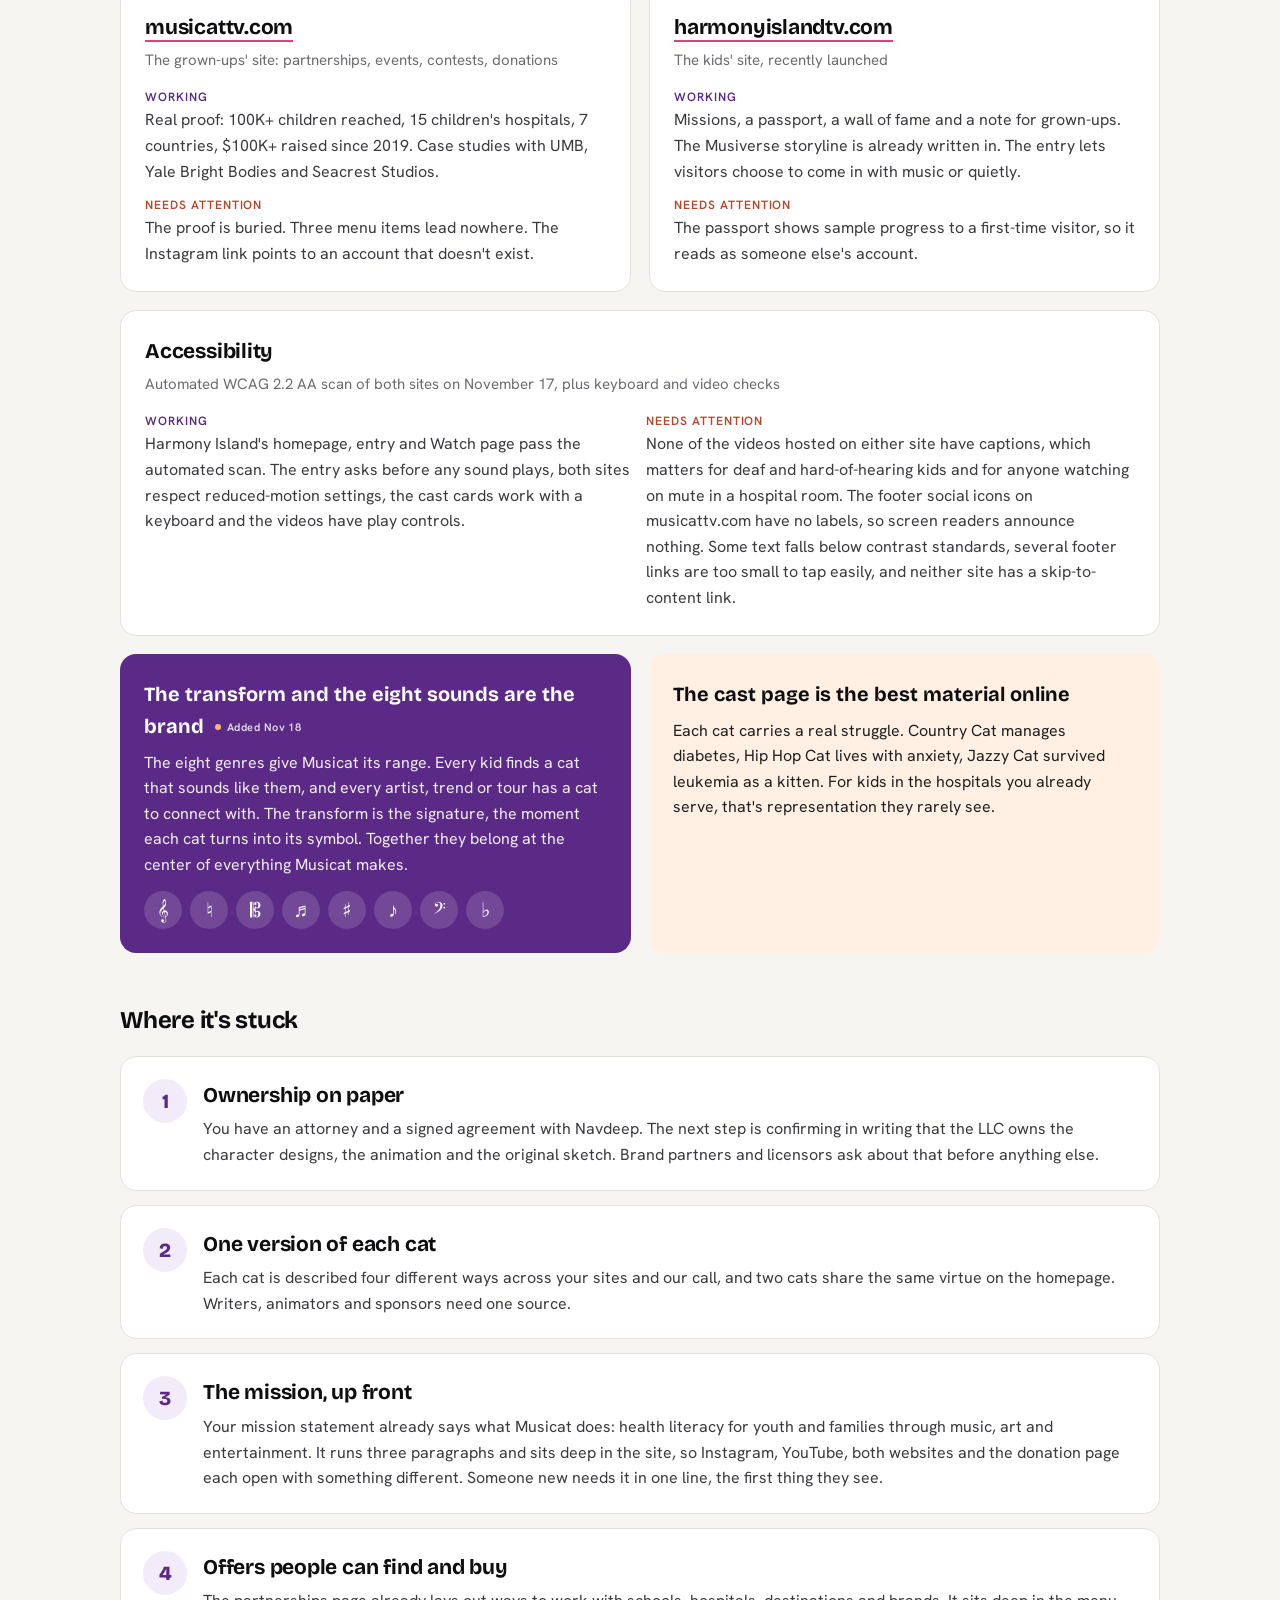
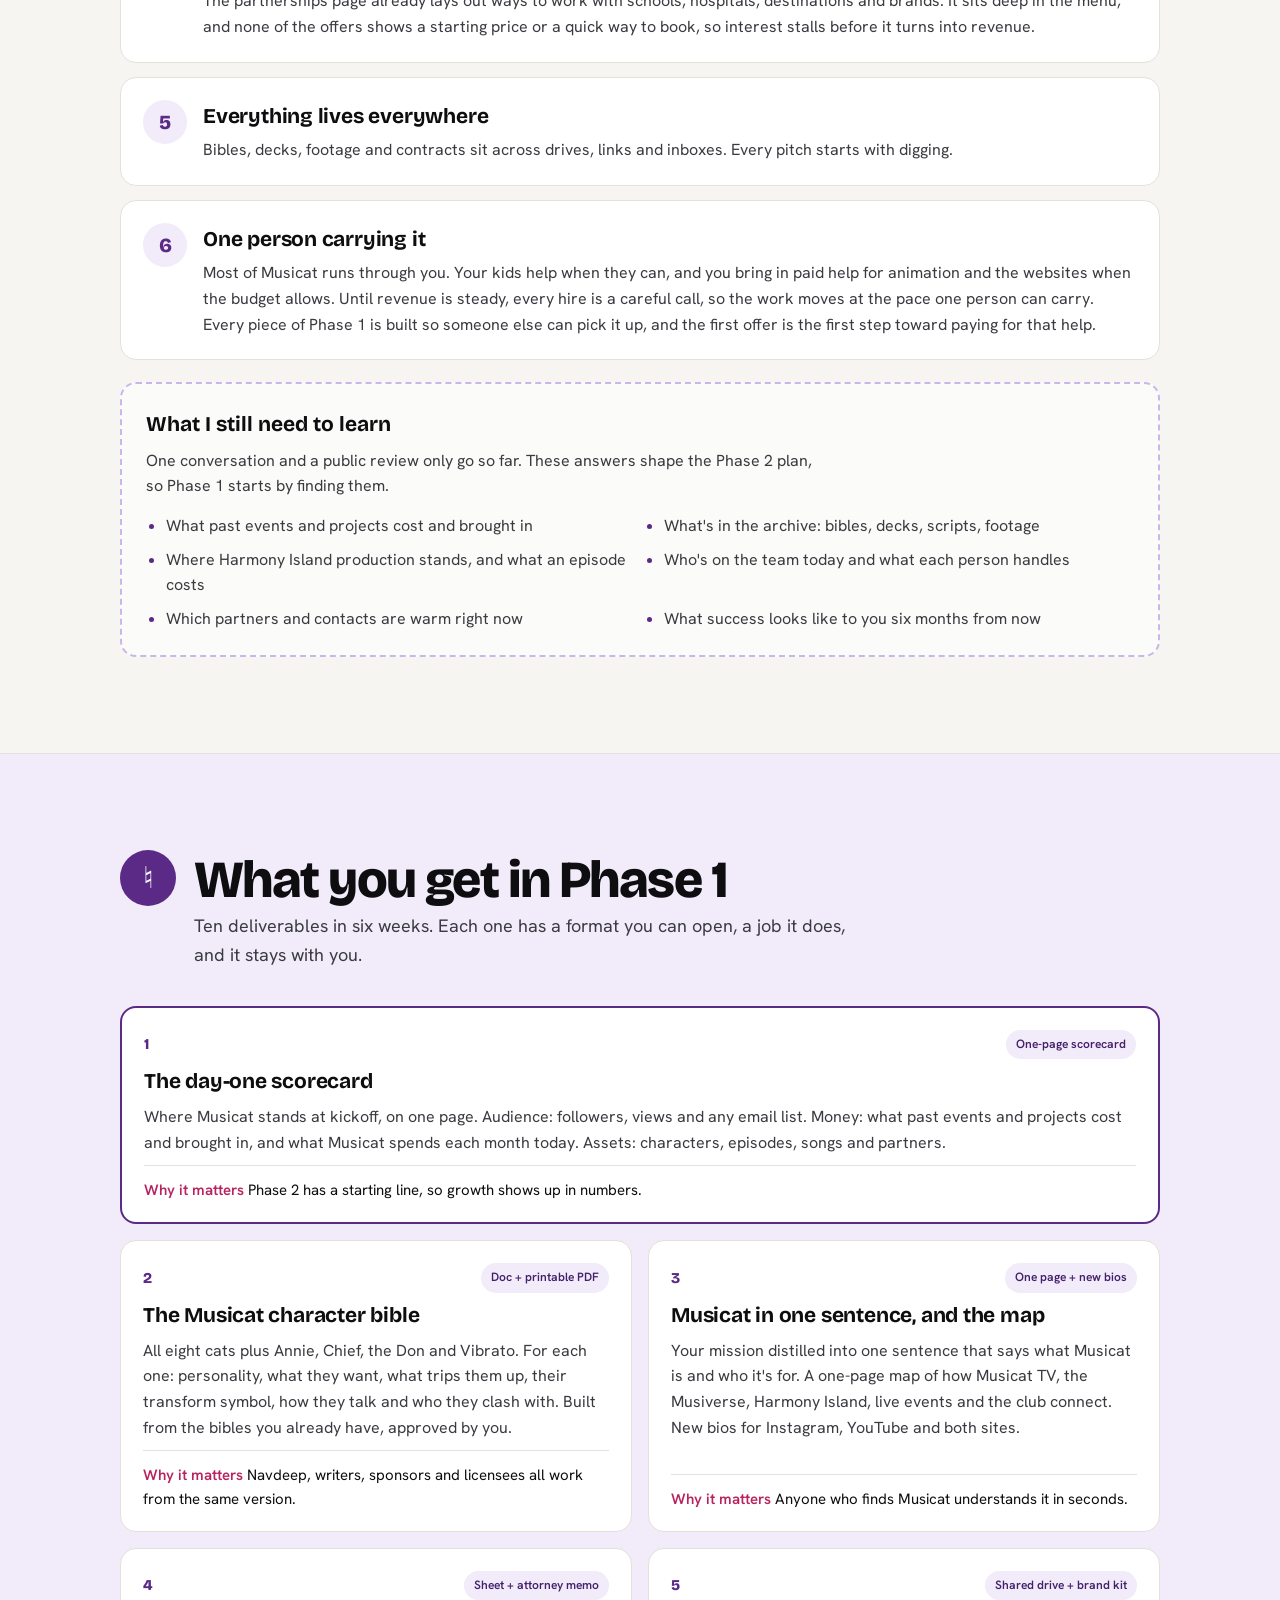
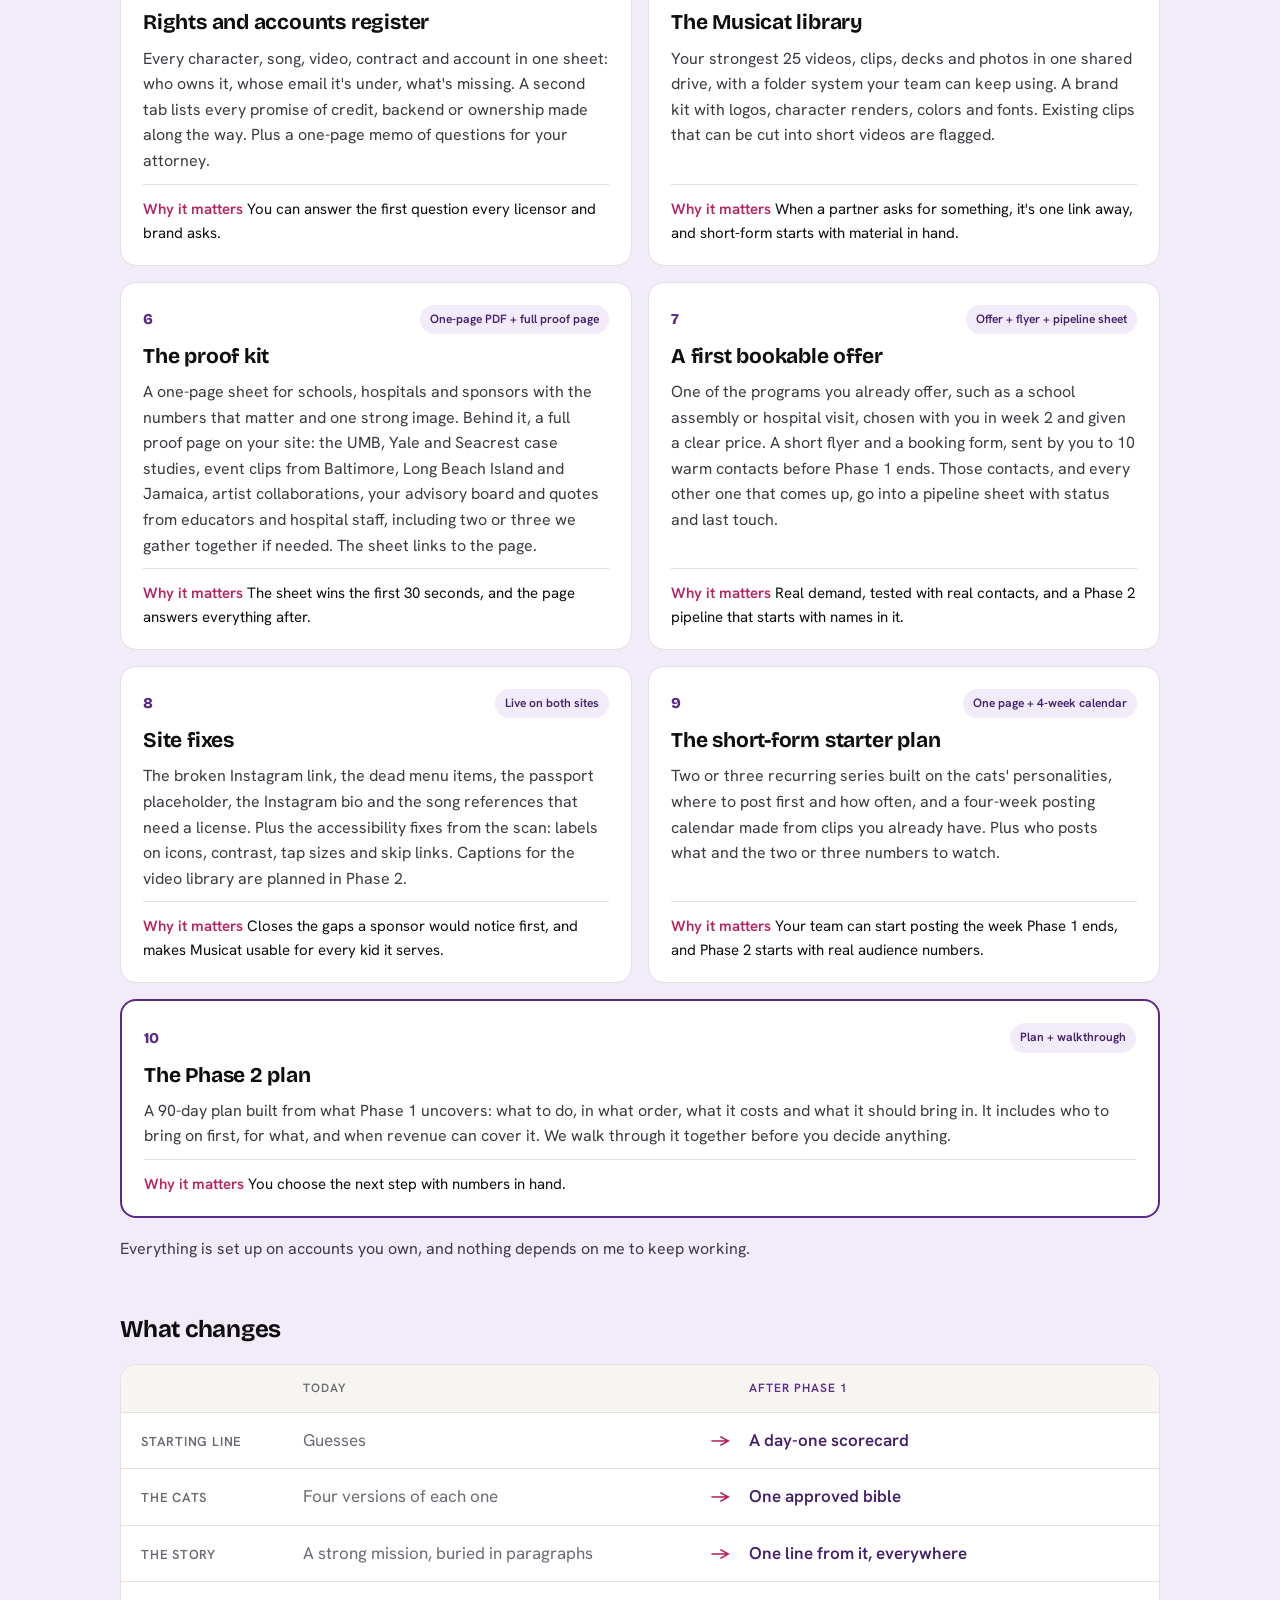
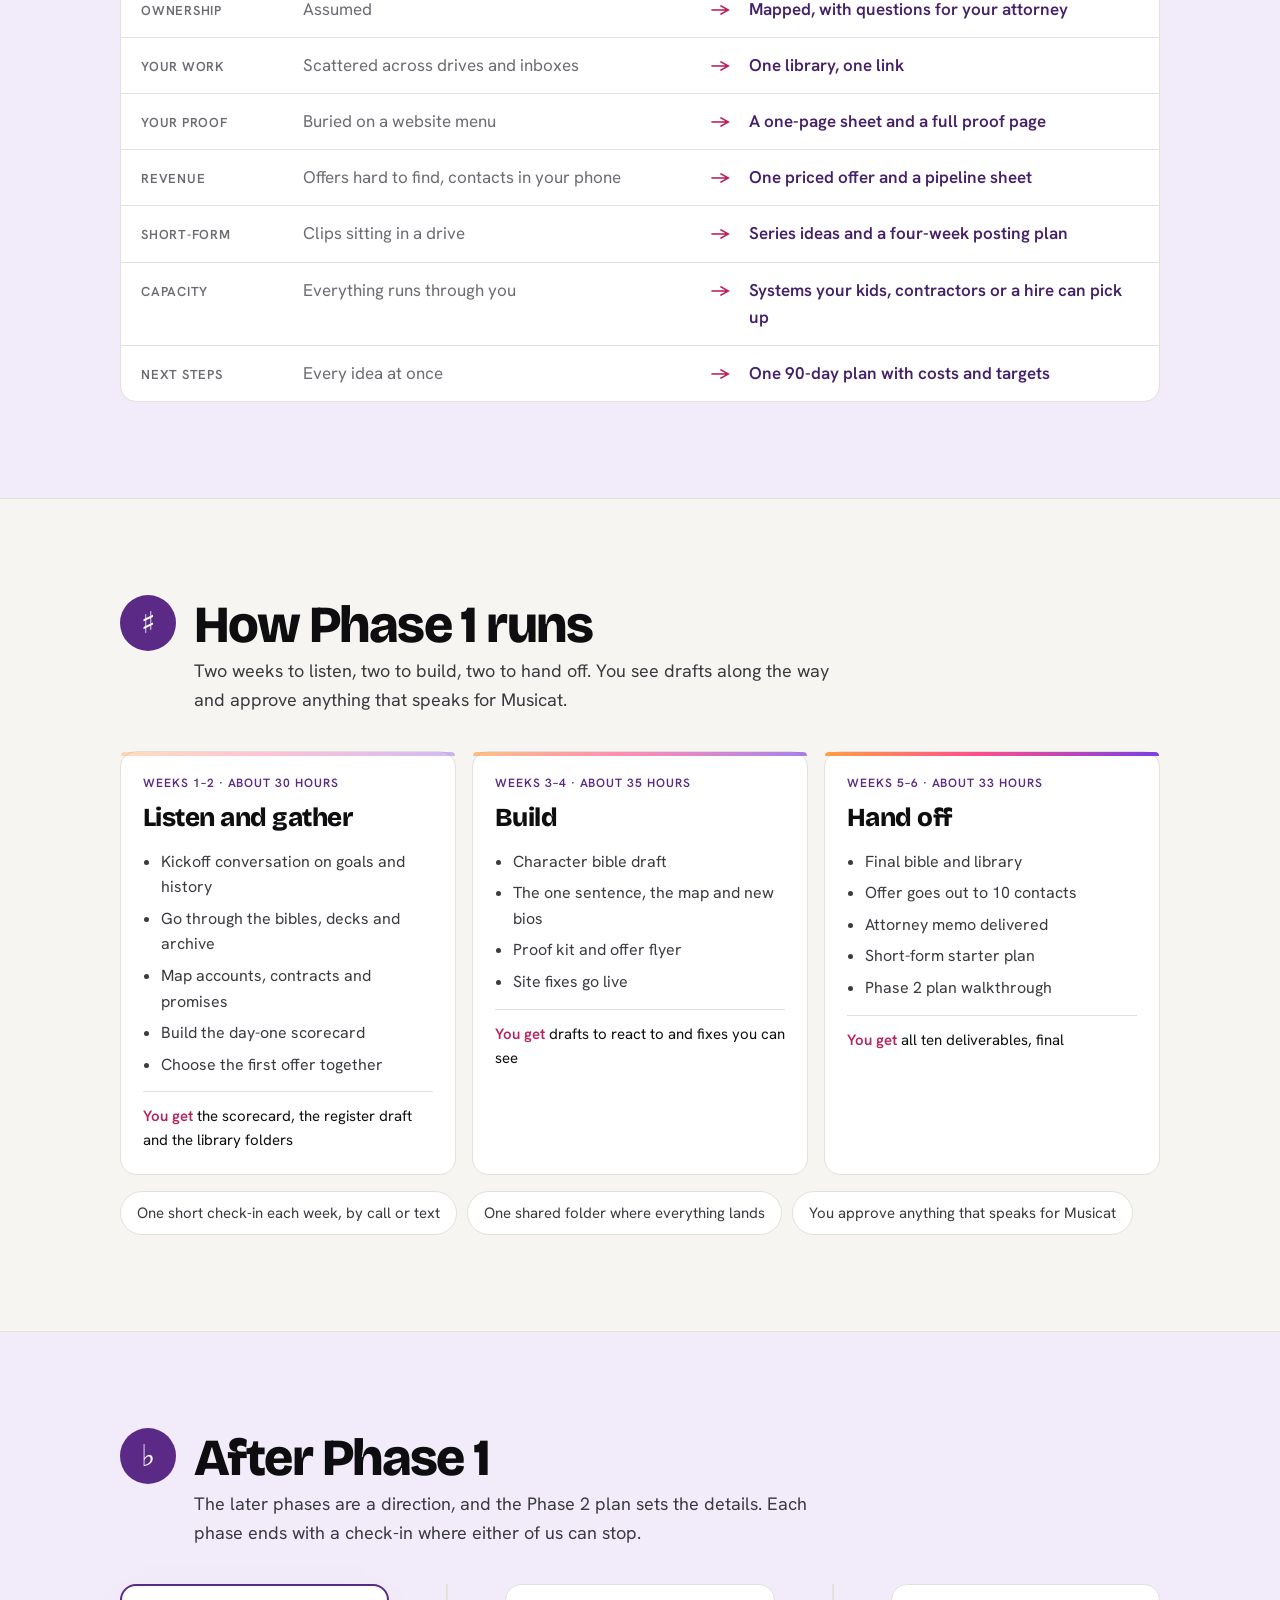
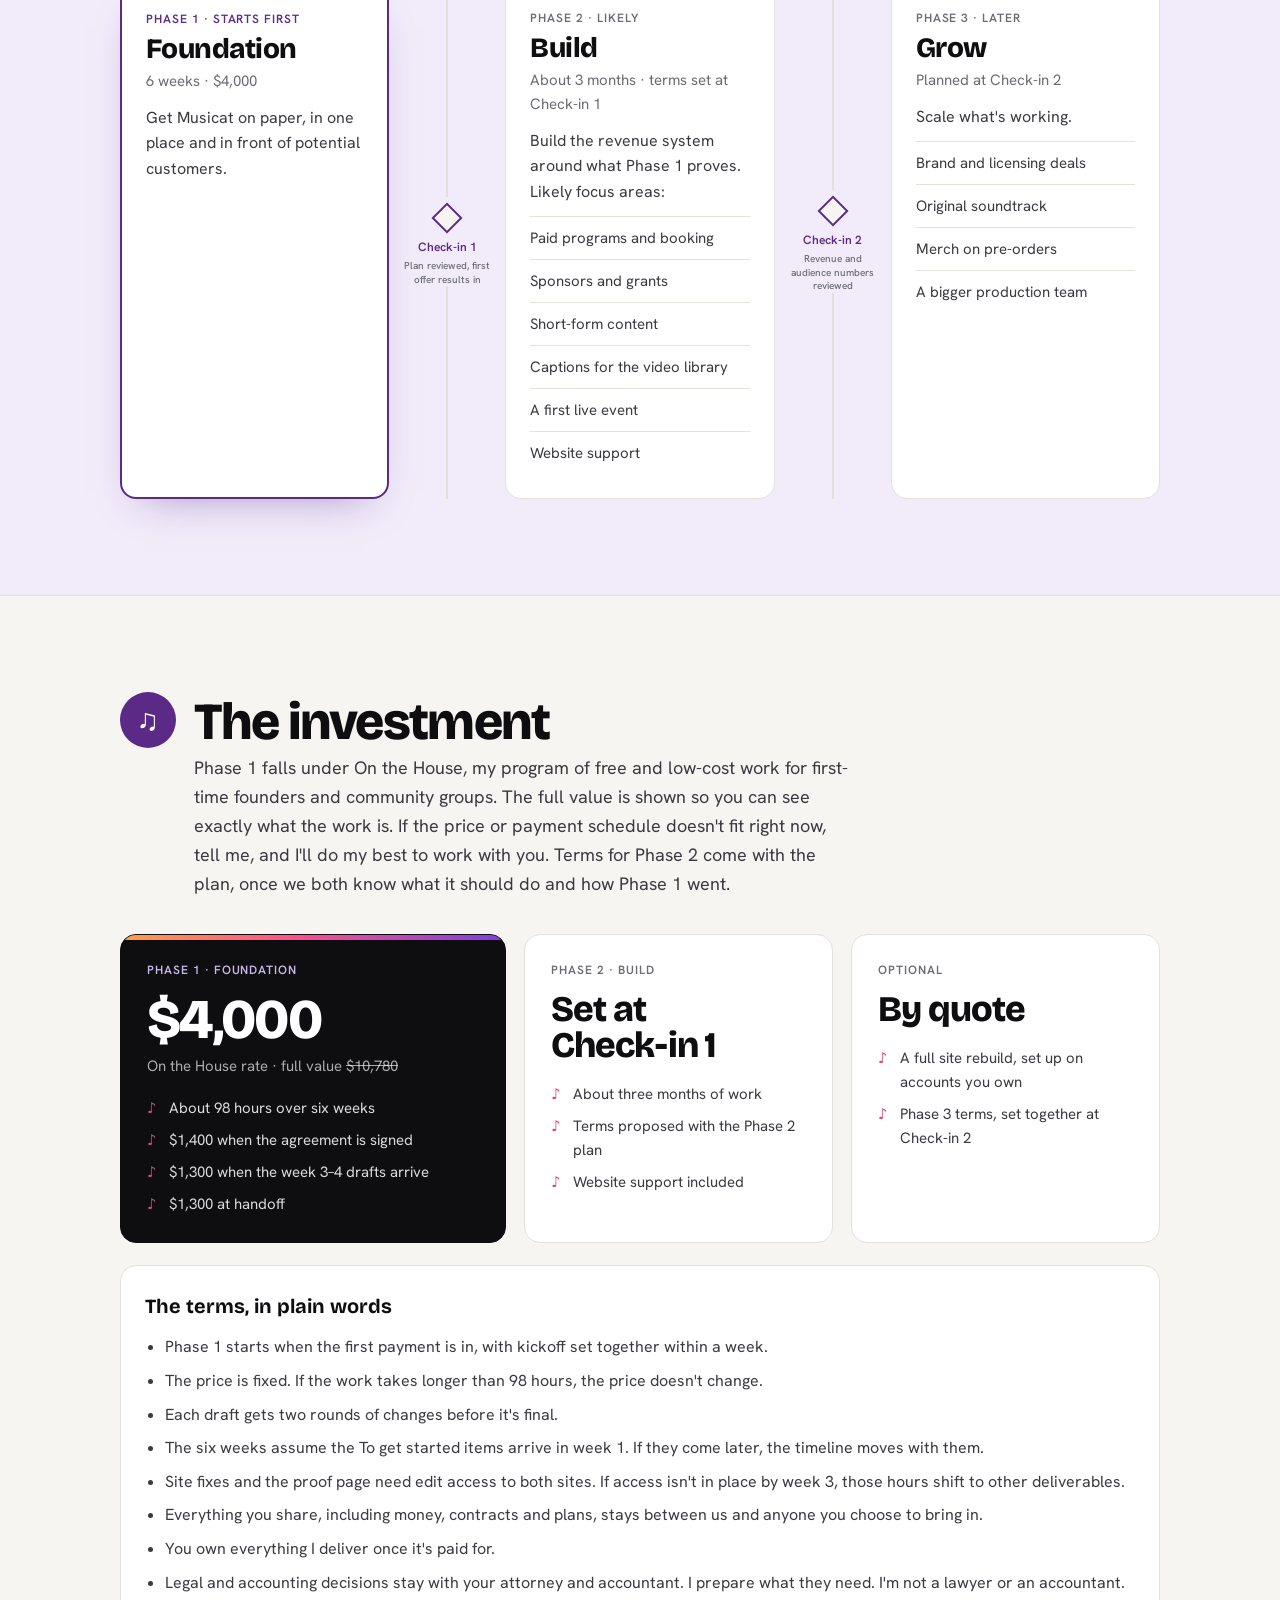
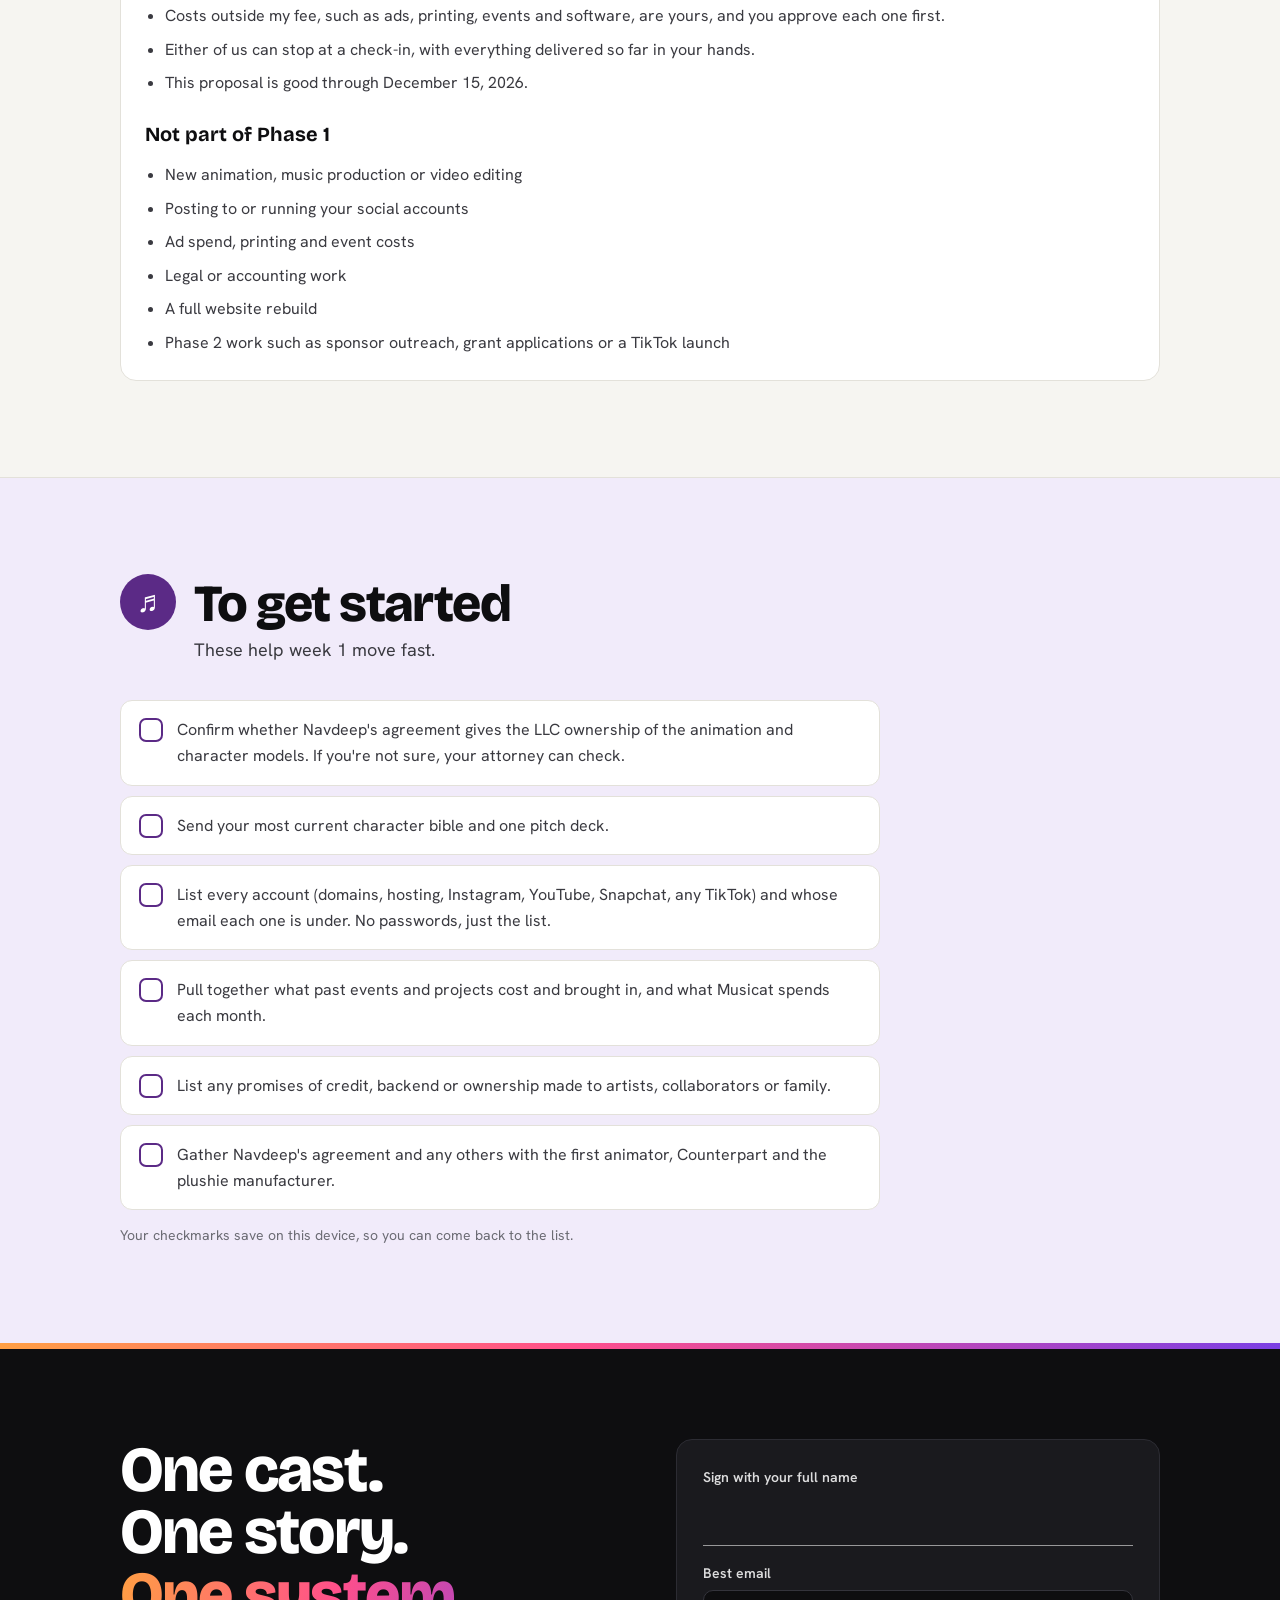
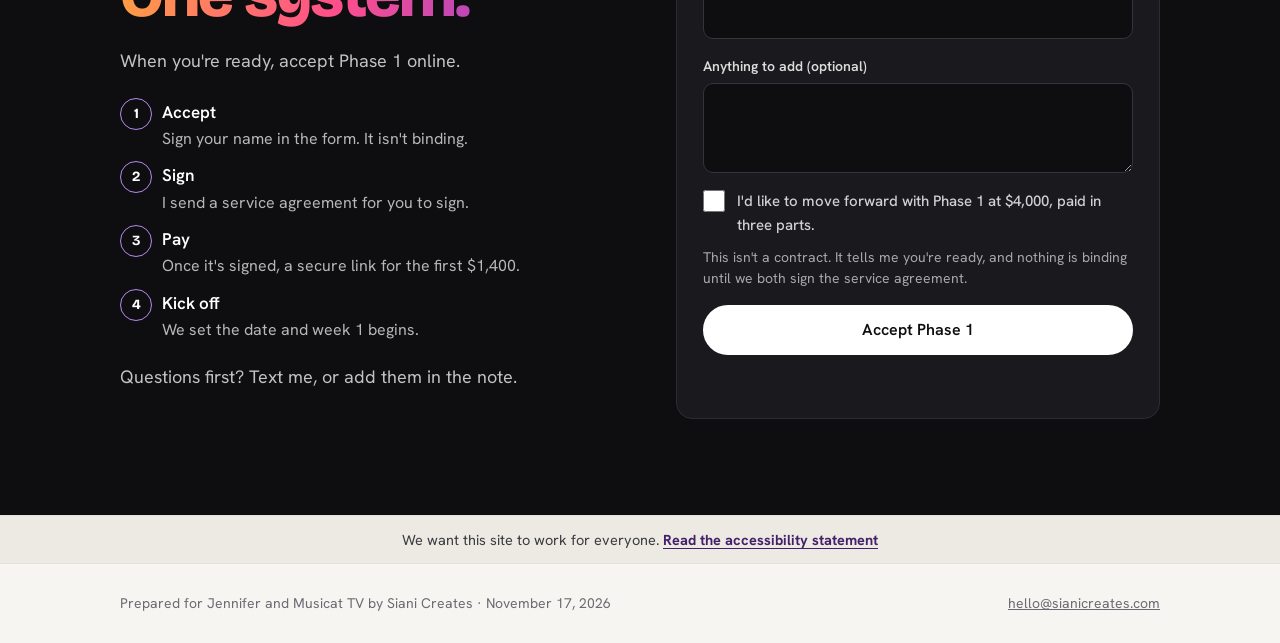
<file: p/musicat-yebqhv/index.html>
<!DOCTYPE html>
<html lang="en">
<head>
<meta charset="utf-8">
<meta name="viewport" content="width=device-width, initial-scale=1">
<title>Musicat TV proposal | Siani Creates</title>
<meta name="robots" content="noindex, nofollow, noarchive">
<meta name="referrer" content="no-referrer">
<link rel="icon" href="/favicon.ico?v=f43d9d8d" sizes="any">
<link rel="preconnect" href="https://fonts.googleapis.com">
<link rel="preconnect" href="https://fonts.gstatic.com" crossorigin>
<link href="https://fonts.googleapis.com/css2?family=Bricolage+Grotesque:opsz,wght@12..96,500;12..96,700;12..96,800&family=Hanken+Grotesk:wght@400;500;600&display=swap" rel="stylesheet">
<style>
:root{
  --ink:#0E0E10;--ink-2:#3A3A40;--mute:#6B6B73;--paper:#F6F5F1;--card:#fff;--line:#E3E1DA;
  --plum:#5B2A86;--plum-ink:#45206A;--pink:#E0407F;--pink-ink:#B8235F;--lav:#F1EBFA;--peach:#FFF0E3;
  --sunset:linear-gradient(100deg,#FF9F43 0%,#FF4F8B 45%,#7B3FE4 100%);
  --display:"Bricolage Grotesque",system-ui,sans-serif;--body:"Hanken Grotesk",system-ui,sans-serif;--r:16px;
  --symfont:"Apple Symbols","Segoe UI Symbol","Noto Sans Symbols 2","Noto Music",serif;
}
[hidden]{display:none!important}
*{box-sizing:border-box;margin:0;padding:0}
html{scroll-behavior:smooth;scroll-padding-top:80px}
@media (prefers-reduced-motion:reduce){html{scroll-behavior:auto}*{animation:none!important;transition:none!important}}
body{font-family:var(--body);font-size:17px;line-height:1.6;color:var(--ink);background:var(--paper);-webkit-font-smoothing:antialiased}
a{color:inherit}
:focus-visible{outline:3px solid var(--plum);outline-offset:3px;border-radius:6px}
.wrap{width:min(1040px,100% - 40px);margin-inline:auto}
.skip{position:absolute;left:-999px;top:8px;background:var(--ink);color:#fff;padding:8px 14px;border-radius:8px;z-index:99}
.skip:focus{left:8px}

/* top bar */
.top{position:sticky;top:0;z-index:20;background:rgba(246,245,241,.9);backdrop-filter:blur(12px);-webkit-backdrop-filter:blur(12px);border-bottom:1px solid var(--line)}
.top::before{content:"";display:block;height:4px;background:var(--sunset)}
.top__in{display:flex;align-items:center;justify-content:space-between;gap:16px;height:60px}
.top__logo img{height:26px;width:auto;filter:brightness(0)}
.top__nav{display:flex;gap:22px;font-size:15px}
.top__nav a{text-decoration:none;color:var(--ink-2);font-weight:500}
.top__nav a:hover{color:var(--plum)}
@media (max-width:860px){.top__nav{display:none}}
.btn{display:inline-flex;align-items:center;justify-content:center;gap:8px;font:600 16px/1 var(--body);padding:15px 24px;border-radius:999px;border:2px solid var(--ink);background:var(--ink);color:#fff;text-decoration:none;cursor:pointer;transition:background .2s,border-color .2s,transform .2s}
.btn:hover{background:var(--plum);border-color:var(--plum);transform:translateY(-1px)}
.btn--sm{padding:10px 18px;font-size:15px}
.btn--line{background:transparent;color:var(--ink)}
.btn--line:hover{color:#fff}
.btn[disabled]{opacity:.55;cursor:wait;transform:none}

/* hero */
.hero{padding:clamp(48px,9vw,104px) 0 clamp(40px,6vw,72px)}
.eyebrow{font-weight:600;font-size:13px;letter-spacing:.1em;text-transform:uppercase;color:var(--plum);margin-bottom:22px}
.hero h1{font-family:var(--display);font-weight:800;font-size:clamp(44px,8.4vw,104px);line-height:.95;letter-spacing:-.035em}
.hero h1 span{display:block}
.hero h1 span:nth-child(2){color:var(--plum)}
.hero h1 span:nth-child(3){background:var(--sunset);-webkit-background-clip:text;background-clip:text;color:transparent}
.hero__lede{max-width:640px;font-size:19px;color:var(--ink-2);margin-top:32px}
.hero__lede+.hero__lede{margin-top:14px}
.glance{display:grid;grid-template-columns:repeat(4,1fr);gap:12px;margin-top:36px;max-width:820px}
@media (max-width:700px){.glance{grid-template-columns:1fr 1fr}}
.glance div{background:var(--card);border:1px solid var(--line);border-radius:12px;padding:14px 16px}
.glance b{display:block;font-family:var(--display);font-weight:800;font-size:26px;letter-spacing:-.02em;line-height:1.1}
.glance span{font-size:14px;color:var(--mute)}
.hero__ctas{display:flex;flex-wrap:wrap;gap:14px;margin-top:32px}

/* sections */
.sec{padding:clamp(56px,8vw,96px) 0;border-top:1px solid var(--line)}
.sec--tint{background:var(--lav)}
.sec-head{display:grid;grid-template-columns:auto 1fr;gap:6px 18px;align-items:start;margin-bottom:36px}
.sym{grid-row:span 2;display:grid;place-items:center;width:56px;height:56px;border-radius:50%;background:var(--plum);color:#fff;font-size:30px;line-height:1;font-family:var(--symfont)}
.sec-head h2{font-family:var(--display);font-weight:800;font-size:clamp(30px,4.6vw,52px);line-height:1;letter-spacing:-.03em;padding-top:4px}
.sec-head p{color:var(--ink-2);max-width:660px;font-size:18px}
@media (max-width:560px){.sec-head{grid-template-columns:1fr}.sym{grid-row:auto;width:46px;height:46px;font-size:24px}}
.sub{font-family:var(--display);font-weight:700;font-size:24px;letter-spacing:-.01em;margin:48px 0 16px}

/* audit */
.channels{display:grid;grid-template-columns:repeat(2,1fr);gap:18px}
@media (max-width:760px){.channels{grid-template-columns:1fr}}
.ch{background:var(--card);border:1px solid var(--line);border-radius:var(--r);padding:24px}
.ch h3{font-family:var(--display);font-weight:700;font-size:21px;letter-spacing:-.01em}
.ch h3 a{text-decoration:none;border-bottom:2px solid var(--pink)}
.ch .stat{color:var(--mute);font-size:15px;margin:4px 0 16px}
.ch dl{display:grid;gap:12px}
.ch dt{font-size:12px;font-weight:600;letter-spacing:.08em;text-transform:uppercase;color:var(--plum)}
.ch dt.fix{color:#B4462A}
.ch dd{font-size:16px;color:var(--ink-2)}
.ch--wide{grid-column:1/-1;margin-top:18px}
.ch__two{grid-template-columns:1fr 1fr;gap:12px 28px}
@media (max-width:760px){.ch__two{grid-template-columns:1fr}}
.callouts{display:grid;grid-template-columns:1fr 1fr;gap:18px;margin-top:18px}
@media (max-width:760px){.callouts{grid-template-columns:1fr}}
.callout{border-radius:var(--r);padding:24px;background:var(--plum);color:#fff}
.callout--sun{background:var(--peach);color:var(--ink)}
.added{display:inline-flex;align-items:center;gap:6px;vertical-align:middle;margin-left:6px;font:600 11px/1 var(--body);letter-spacing:.04em;color:rgba(255,255,255,.85);white-space:nowrap}
.added::before{content:"";width:6px;height:6px;border-radius:50%;background:#FFB37A}
.callout h3{font-family:var(--display);font-weight:700;font-size:20px;margin-bottom:8px}
.callout p{font-size:16px;opacity:.92}
.symrow{display:flex;flex-wrap:wrap;gap:8px;margin-top:14px}
.symrow span{display:grid;place-items:center;width:38px;height:38px;border-radius:50%;background:rgba(255,255,255,.14);font-size:20px;font-family:var(--symfont)}

/* gaps */
.gaps{list-style:none;display:grid;gap:14px;counter-reset:g}
.gaps li{counter-increment:g;display:grid;grid-template-columns:44px 1fr;gap:16px;background:var(--card);border:1px solid var(--line);border-radius:var(--r);padding:22px}
.gaps li::before{content:counter(g);display:grid;place-items:center;width:44px;height:44px;border-radius:50%;background:var(--lav);color:var(--plum);font:800 20px/1 var(--display)}
.gaps h3{font-family:var(--display);font-weight:700;font-size:21px;letter-spacing:-.01em;margin-bottom:4px}
.gaps p{color:var(--ink-2);font-size:16px}
.learn{margin-top:22px;border:2px dashed #C9B6EA;border-radius:var(--r);padding:24px;background:rgba(255,255,255,.55)}
.learn h3{font-family:var(--display);font-weight:700;font-size:21px;margin-bottom:6px}
.learn>p{color:var(--ink-2);font-size:16px;margin-bottom:14px;max-width:680px}
.learn ul{display:grid;grid-template-columns:1fr 1fr;gap:8px 28px;padding-left:20px;color:var(--ink-2);font-size:16px}
@media (max-width:700px){.learn ul{grid-template-columns:1fr}}
.learn li::marker{color:var(--plum)}

/* deliverables */
.deliv{display:grid;grid-template-columns:repeat(2,1fr);gap:16px;counter-reset:d}
@media (max-width:760px){.deliv{grid-template-columns:1fr}}
.dv{counter-increment:d;background:var(--card);border:1px solid var(--line);border-radius:var(--r);padding:22px 22px 20px;display:flex;flex-direction:column;gap:10px}
.dv__top{display:flex;align-items:center;justify-content:space-between;gap:12px}
.dv__num{font:800 15px/1 var(--display);color:var(--plum)}
.dv__num::before{content:counter(d)}
.dv__fmt{font-size:12px;font-weight:600;padding:5px 10px;border-radius:999px;background:var(--lav);color:var(--plum-ink)}
.dv h3{font-family:var(--display);font-weight:700;font-size:21px;letter-spacing:-.01em;line-height:1.2}
.dv p{font-size:16px;color:var(--ink-2)}
.dv--wide{grid-column:1/-1;border:2px solid var(--plum)}
.dv .why{margin-top:auto;padding-top:12px;border-top:1px solid var(--line);font-size:15px;color:var(--ink)}
.dv .why::before{content:"Why it matters ";font-weight:600;color:var(--pink-ink)}
.keep{margin-top:18px;font-size:16px;color:var(--ink-2);max-width:700px}

/* before / after */
.ba{background:var(--card);border:1px solid var(--line);border-radius:var(--r);overflow:hidden}
.ba__head,.ba__rows li{display:grid;grid-template-columns:150px 1fr 32px 1fr;gap:12px;align-items:baseline;padding:14px 20px}
.ba__head{background:var(--paper);border-bottom:1px solid var(--line);font-size:12px;font-weight:600;letter-spacing:.08em;text-transform:uppercase}
.ba__head .h-now{color:var(--mute)}
.ba__head .h-then{color:var(--plum)}
.ba__rows{list-style:none}
.ba__rows li{border-top:1px solid var(--line)}
.ba__rows li:first-child{border-top:0}
.ba__rows b{font-size:13px;font-weight:600;letter-spacing:.06em;text-transform:uppercase;color:var(--mute)}
.ba__rows .now{font-size:17px;color:var(--mute)}
.ba__rows .arrow{color:var(--pink-ink);font-weight:700;text-align:center}
.ba__rows .then{font-size:17px;color:var(--plum-ink);font-weight:600}
.ba__rows .lbl{display:none}
@media (max-width:640px){
  .ba__head{display:none}
  .ba__rows li{grid-template-columns:1fr;gap:4px}
  .ba__rows .arrow{display:none}
  .ba__rows .lbl{display:inline;font-size:12px;font-weight:600;letter-spacing:.06em;text-transform:uppercase;margin-right:6px}
  .ba__rows .now .lbl{color:var(--mute)}
  .ba__rows .then .lbl{color:var(--pink-ink)}
}

/* timeline */
.weeks{display:grid;grid-template-columns:repeat(3,1fr);gap:16px;position:relative}
@media (max-width:820px){.weeks{grid-template-columns:1fr}}
.wk{background:var(--card);border:1px solid var(--line);border-radius:var(--r);padding:22px;position:relative}
.wk::before{content:"";position:absolute;left:0;right:0;top:0;height:4px;border-radius:var(--r) var(--r) 0 0;background:var(--sunset);opacity:.35}
.wk:nth-child(2)::before{opacity:.65}
.wk:nth-child(3)::before{opacity:1}
.wk__when{font-size:12px;font-weight:600;letter-spacing:.08em;text-transform:uppercase;color:var(--plum)}
.wk h3{font-family:var(--display);font-weight:800;font-size:26px;letter-spacing:-.02em;margin:4px 0 10px}
.wk ul{padding-left:18px;display:grid;gap:6px;font-size:16px;color:var(--ink-2)}
.wk__get{margin-top:14px;padding-top:12px;border-top:1px solid var(--line);font-size:15px}
.wk__get b{color:var(--pink-ink);font-weight:600}
.rhythm{margin-top:16px;display:flex;flex-wrap:wrap;gap:10px}
.rhythm span{font-size:15px;background:var(--card);border:1px solid var(--line);border-radius:999px;padding:9px 16px;color:var(--ink-2)}

/* after phase 1 */
.road{display:grid;grid-template-columns:1fr auto 1fr auto 1fr;align-items:stretch}
.phase{background:var(--card);border:1px solid var(--line);border-radius:var(--r);padding:24px;display:flex;flex-direction:column}
.phase--now{border:2px solid var(--plum);box-shadow:0 18px 40px -24px rgba(91,42,134,.55)}
.phase__tag{font-size:12px;font-weight:600;letter-spacing:.08em;text-transform:uppercase;color:var(--mute)}
.phase--now .phase__tag{color:var(--plum)}
.phase h3{font-family:var(--display);font-weight:800;font-size:28px;letter-spacing:-.02em;line-height:1.05;margin:6px 0 4px}
.phase__when{color:var(--mute);font-size:15px;margin-bottom:12px}
.phase p.desc{font-size:16px;color:var(--ink-2)}
.phase ul{list-style:none;display:grid;gap:0;margin-top:12px}
.phase li{padding:9px 0;border-top:1px solid var(--line);font-size:15px;color:var(--ink-2)}
.gate{display:flex;flex-direction:column;align-items:center;justify-content:center;padding:0 10px;text-align:center}
.gate__mark{width:22px;height:22px;transform:rotate(45deg);border:2px solid var(--plum);background:var(--paper);margin:10px 0}
.gate__line{flex:1;width:2px;background:var(--line)}
.gate p{font-size:12px;font-weight:600;color:var(--plum);max-width:96px;line-height:1.35}
.gate small{display:block;font-weight:500;color:var(--mute);margin-top:4px}
@media (max-width:900px){
  .road{grid-template-columns:1fr}
  .gate{flex-direction:row;gap:12px;padding:14px 0;text-align:left;justify-content:flex-start}
  .gate__line{display:none}
  .gate p{max-width:none;font-size:14px}
  .gate__mark{margin:0 4px}
}

/* investment */
.prices{display:grid;grid-template-columns:1.25fr 1fr 1fr;gap:18px}
@media (max-width:900px){.prices{grid-template-columns:1fr}}
.price{background:var(--card);border:1px solid var(--line);border-radius:var(--r);padding:26px}
.price--main{background:var(--ink);color:#fff;border-color:var(--ink);position:relative;overflow:hidden}
.price--main::after{content:"";position:absolute;left:0;right:0;top:0;height:5px;background:var(--sunset)}
.price__label{font-size:12px;font-weight:600;letter-spacing:.08em;text-transform:uppercase;color:var(--mute)}
.price--main .price__label{color:#C9B6EA}
.price__amt{font-family:var(--display);font-weight:800;font-size:clamp(40px,5vw,56px);letter-spacing:-.03em;line-height:1;margin:12px 0 6px}
.price__amt small{font-size:18px;font-weight:600;letter-spacing:0}
.price__amt--sm{font-size:clamp(28px,3.4vw,36px)}
.price__was{font-size:15px;color:rgba(255,255,255,.65)}
.price ul{list-style:none;display:grid;gap:8px;margin-top:18px;font-size:15px}
.price li{padding-left:22px;position:relative;color:var(--ink-2)}
.price--main li{color:rgba(255,255,255,.85)}
.price li::before{content:"♪";position:absolute;left:0;color:var(--pink)}
.terms{margin-top:22px;background:var(--card);border:1px solid var(--line);border-radius:var(--r);padding:24px}
.terms h3{font-family:var(--display);font-weight:700;font-size:20px;margin-bottom:12px}
.terms__h2{margin-top:22px}
.terms ul{display:grid;gap:8px;padding-left:20px;color:var(--ink-2);font-size:16px}

/* to start */
.todo{list-style:none;display:grid;gap:10px;max-width:760px}
.todo label{display:flex;gap:14px;align-items:flex-start;background:var(--card);border:1px solid var(--line);border-radius:12px;padding:16px 18px;cursor:pointer;font-size:16px;color:var(--ink-2)}
.todo input{appearance:none;flex:none;width:24px;height:24px;border:2px solid var(--plum);border-radius:7px;margin-top:1px;display:grid;place-items:center;cursor:pointer}
.todo input:checked{background:var(--plum)}
.todo input:checked::after{content:"";width:7px;height:12px;border:solid #fff;border-width:0 3px 3px 0;transform:translateY(-1px) rotate(45deg)}
.todo input:checked+span{color:var(--mute);text-decoration:line-through}
.todo__note{font-size:14px;color:var(--mute);margin-top:14px}

/* accept */
.accept{background:var(--ink);color:#fff;padding:clamp(56px,8vw,96px) 0;position:relative}
.accept::before{content:"";position:absolute;left:0;right:0;top:0;height:6px;background:var(--sunset)}
.accept__in{display:grid;grid-template-columns:1fr 1fr;gap:clamp(32px,6vw,72px);align-items:start}
@media (max-width:860px){.accept__in{grid-template-columns:1fr}}
.accept h2{font-family:var(--display);font-weight:800;font-size:clamp(36px,5.4vw,64px);line-height:.98;letter-spacing:-.03em}
.accept h2 span{display:block}
.accept h2 span:nth-child(3){background:var(--sunset);-webkit-background-clip:text;background-clip:text;color:transparent}
.accept__copy p{color:rgba(255,255,255,.75);font-size:18px;margin-top:20px;max-width:440px}
.form{background:#1A1A1E;border:1px solid #2C2C33;border-radius:var(--r);padding:26px;display:grid;gap:16px}
.form label{display:grid;gap:6px;font-size:14px;font-weight:600;color:rgba(255,255,255,.85)}
.form input[type=text],.form input[type=email],.form textarea{font:16px/1.4 var(--body);color:#fff;background:#0E0E10;border:1.5px solid #34343C;border-radius:10px;padding:12px 14px;width:100%}
.form input:focus,.form textarea:focus{border-color:#B48AF0}
.form input:focus-visible,.form textarea:focus-visible{outline:3px solid #B48AF0;outline-offset:2px}
.form textarea{min-height:90px;resize:vertical}
.form .agree{display:flex;gap:12px;align-items:flex-start;font-weight:500;color:rgba(255,255,255,.8);font-size:15px}
.agree input{flex:none;width:22px;height:22px;accent-color:#B48AF0;margin-top:1px}
.form .btn{background:#fff;color:var(--ink);border-color:#fff;width:100%}
.form .btn:hover{background:#B48AF0;border-color:#B48AF0;color:var(--ink)}
.form__msg{font-size:15px;min-height:1.4em}
.form__msg.err{color:#FF9DB8}
.next{list-style:none;counter-reset:n;display:grid;gap:10px;margin-top:22px;max-width:440px}
.next li{counter-increment:n;display:grid;grid-template-columns:30px 1fr;column-gap:12px;align-items:baseline}
.next li::before{content:counter(n);grid-row:span 2;display:grid;place-items:center;width:30px;height:30px;border-radius:50%;border:1.5px solid #B48AF0;color:#fff;font:700 14px/1 var(--display)}
.next b{font-weight:600;color:#fff}
.next span{color:rgba(255,255,255,.7);font-size:16px}
.print-only{display:none}
.hp{position:absolute;left:-9999px;width:1px;height:1px;opacity:0}
.form input.sig{font-family:"Bricolage Grotesque",var(--display);font-size:22px;font-style:italic;letter-spacing:-.01em;border-width:0 0 1.5px;border-color:rgba(255,255,255,.55);border-radius:0;background:transparent;padding:10px 2px}
.nb{font-size:14px;color:rgba(255,255,255,.62);line-height:1.5;margin-top:-6px}
.done{background:#1A1A1E;border:1px solid #2C2C33;border-radius:var(--r);padding:26px}
.done:focus{outline:none}
.done__sig{font-family:var(--display);font-style:italic;font-size:18px;color:#fff;padding-bottom:12px;margin-bottom:12px;border-bottom:1.5px solid #34343C}
.done h3{font-family:var(--display);font-weight:800;font-size:32px;margin-bottom:10px}
.done p{color:rgba(255,255,255,.78)}
.foot{font-size:14px;color:var(--mute);border-top:1px solid var(--line)}
.foot__row{display:flex;justify-content:space-between;gap:16px;flex-wrap:wrap;padding-block:28px}
.foot__a11y{background:#ECEAE3;border-bottom:1px solid var(--line);text-align:center;padding:12px 0;font-size:14.5px;color:var(--ink-2)}
.foot__a11y a{color:var(--plum-ink);font-weight:700;text-decoration:underline;text-underline-offset:3px;white-space:nowrap}

/* print */
@media print{
  @page{margin:14mm}
  html,body{background:#fff;font-size:9.5pt}
  .wrap{width:100%}
  .top,.hero__ctas,.accept .form,.foot,.skip,.todo__note{display:none!important}
  .hero{padding:0 0 10pt}
  .hero h1{font-size:34pt}
  .hero__lede{font-size:10.5pt;margin-top:8pt}
  .glance{margin-top:10pt;grid-template-columns:repeat(4,1fr);gap:6pt}
  .glance div{padding:6pt 8pt}
  .glance b{font-size:14pt}
  .sec{padding:12pt 0;border-top:1px solid #ddd}
  .sec--tint{background:#fff}
  .sec-head{margin-bottom:10pt;grid-template-columns:auto 1fr;break-after:avoid}
  .sec-head h2{font-size:18pt}
  .sec-head p{font-size:9.5pt}
  .sub{font-size:13pt;margin:14pt 0 8pt;break-after:avoid}
  .sym{width:26pt;height:26pt;font-size:14pt;background:#fff;color:var(--plum);border:1.5pt solid var(--plum)}
  .ch,.gaps li,.phase,.price,.terms,.callout,.dv,.wk,.learn,.ba__rows li{break-inside:avoid;box-shadow:none}
  .ch,.gaps li,.phase,.price,.terms,.callout,.dv,.wk,.learn{padding:9pt;border-radius:8pt}
  .ch dd,.gaps p,.callout p,.terms ul,.price ul,.todo label,.dv p,.dv .why,.wk ul,.learn ul,.learn>p,.phase p.desc,.phase li,.keep{font-size:9pt}
  .channels,.callouts,.prices,.deliv,.weeks{gap:8pt}
  .channels,.callouts,.deliv{grid-template-columns:1fr 1fr}
  .weeks,.prices{grid-template-columns:1fr 1fr 1fr}
  .gaps{gap:6pt;grid-template-columns:1fr 1fr}
  .gaps li{grid-template-columns:22pt 1fr;gap:8pt}
  .gaps li::before{width:22pt;height:22pt;font-size:11pt}
  .gaps h3,.ch h3,.callout h3,.terms h3,.dv h3,.learn h3{font-size:11pt}
  .wk h3,.phase h3{font-size:14pt}
  .ba__head,.ba__rows li{grid-template-columns:90pt 1fr 14pt 1fr;padding:6pt 8pt}
  .ba__rows .now,.ba__rows .then{font-size:9pt}
  .road{grid-template-columns:1fr auto 1fr auto 1fr;break-inside:avoid}
  .gate{padding:0 4pt;flex-direction:column;text-align:center;justify-content:center}
  .gate__line{display:block}
  .gate__mark{margin:4pt 0}
  .gate p{font-size:7pt;max-width:56pt}
  .price__amt{font-size:22pt}
  .todo{gap:4pt;max-width:none}
  .todo label{padding:6pt 8pt}
  .accept{background:#fff;color:var(--ink);padding:12pt 0}
  .accept::before{display:none}
  .accept h2{font-size:18pt}
  .accept__copy p{color:var(--ink-2);font-size:9.5pt;margin-top:6pt}
  .accept__in{grid-template-columns:1fr}
  .hero h1 span:nth-child(3),.accept h2 span:nth-child(3){color:var(--plum);background:none}
  .price--main{background:#fff;color:var(--ink);border:2px solid var(--plum)}
  .price--main .price__was,.price--main li{color:var(--ink-2)}
  .callout{background:#fff;color:var(--ink);border:1px solid #ddd}
  .symrow span{background:var(--lav);color:var(--plum)}
  a{text-decoration:none}
  .print-only{display:block}
  .next b{color:var(--ink)}
  .next span{color:var(--ink-2);font-size:9.5pt}
  .next li::before{color:var(--plum);border-color:var(--plum)}
  .accept-link{margin-top:10pt;border:2pt solid var(--plum);border-radius:8pt;padding:10pt 12pt;break-inside:avoid}
  .accept-link p{font-size:9.5pt;color:var(--ink-2);margin:0}
  .accept-link a{display:inline-block;margin-top:6pt;font:700 12pt/1.2 var(--display);color:var(--plum);text-decoration:underline}
}
</style>
</head>
<body>
<a class="skip" href="#main">Skip to content</a>

<header class="top">
  <div class="wrap top__in">
    <a class="top__logo" href="#top" aria-label="Back to top"><img src="/assets/img/siani-creates.png?v=57c5dc8a" alt="Siani Creates" width="70" height="26"></a>
    <nav class="top__nav" aria-label="Sections">
      <a href="#seeing">What I see</a>
      <a href="#deliverables">What you get</a>
      <a href="#how">How it runs</a>
      <a href="#after">After</a>
      <a href="#investment">Investment</a>
    </nav>
    <a class="btn btn--sm" href="#accept">Accept</a>
  </div>
</header>

<main id="main">

<section class="hero" id="top" aria-labelledby="hero-h">
  <div class="wrap">
    <p class="eyebrow">Proposal for Jennifer and Musicat TV · Prepared by Siani Creates</p>
    <h1 id="hero-h"><span>One cast.</span><span>One story.</span><span>One system.</span></h1>
    <p class="hero__lede">Thank you for trusting me with the full story. The goal of this work is to grow Musicat, make it profitable and make it easier to run.</p>
    <p class="hero__lede">Phase 1 is six weeks of focused work. It ends with ten things you can hold, use and send, and a plan for what comes next built on what we learn together. Every piece is yours to keep, whether or not we continue.</p>
    <div class="glance" aria-label="Phase 1 at a glance">
      <div><b>6 weeks</b><span>from kickoff</span></div>
      <div><b>10</b><span>deliverables you keep</span></div>
      <div><b>~98</b><span>hours of work</span></div>
      <div><b>$4,000</b><span>On the House rate, in thirds</span></div>
    </div>
    <div class="hero__ctas">
      <a class="btn" href="#deliverables">See what you get</a>
      <button class="btn btn--line" type="button" data-print>Download PDF</button>
    </div>
  </div>
</section>

<section class="sec" id="seeing" aria-labelledby="see-h">
  <div class="wrap">
    <div class="sec-head">
      <span class="sym" aria-hidden="true">♪</span>
      <h2 id="see-h">What I'm seeing so far</h2>
      <p>I reviewed everything public on November 13: Instagram, YouTube and both websites. This is a first read from the outside. Phase 1 fills in the rest.</p>
    </div>

    <div class="channels">
      <article class="ch">
        <h3><a href="https://www.instagram.com/musicattv/" target="_blank" rel="noopener">Instagram</a></h3>
        <p class="stat">31.3K followers · 178 posts · recent reels 184–1,054 views each</p>
        <dl>
          <div><dt>Working</dt><dd>Strong 3D animation, the Annie and Harmony Island teasers, artist clips with Vanilla Ice and Jax.</dd></div>
          <div><dt class="fix">Needs attention</dt><dd>Reach per post is low for the follower count. The bio links Harmony Island and leaves out musicattv.com.</dd></div>
        </dl>
      </article>
      <article class="ch">
        <h3><a href="https://www.youtube.com/@TheMusicatShow/videos" target="_blank" rel="noopener">YouTube</a></h3>
        <p class="stat">33.1K subscribers · 49 videos · last upload six months ago</p>
        <dl>
          <div><dt>Working</dt><dd>Drink Think at 83K views. Maxi Priest on mental health and the Healthy 5 Song at 35K each.</dd></div>
          <div><dt class="fix">Needs attention</dt><dd>Most other videos sit under 600 views. Some of the biggest numbers came from paid ads and sharing outside the US, so your event and hospital results are the numbers to lead with.</dd></div>
        </dl>
      </article>
      <article class="ch">
        <h3><a href="https://www.musicattv.com" target="_blank" rel="noopener">musicattv.com</a></h3>
        <p class="stat">The grown-ups' site: partnerships, events, contests, donations</p>
        <dl>
          <div><dt>Working</dt><dd>Real proof: 100K+ children reached, 15 children's hospitals, 7 countries, $100K+ raised since 2019. Case studies with UMB, Yale Bright Bodies and Seacrest Studios.</dd></div>
          <div><dt class="fix">Needs attention</dt><dd>The proof is buried. Three menu items lead nowhere. The Instagram link points to an account that doesn't exist.</dd></div>
        </dl>
      </article>
      <article class="ch">
        <h3><a href="https://www.harmonyislandtv.com" target="_blank" rel="noopener">harmonyislandtv.com</a></h3>
        <p class="stat">The kids' site, recently launched</p>
        <dl>
          <div><dt>Working</dt><dd>Missions, a passport, a wall of fame and a note for grown-ups. The Musiverse storyline is already written in. The entry lets visitors choose to come in with music or quietly.</dd></div>
          <div><dt class="fix">Needs attention</dt><dd>The passport shows sample progress to a first-time visitor, so it reads as someone else's account.</dd></div>
        </dl>
      </article>
    </div>

    <article class="ch ch--wide">
      <h3>Accessibility</h3>
      <p class="stat">Automated WCAG 2.2 AA scan of both sites on November 17, plus keyboard and video checks</p>
      <dl class="ch__two">
        <div><dt>Working</dt><dd>Harmony Island's homepage, entry and Watch page pass the automated scan. The entry asks before any sound plays, both sites respect reduced-motion settings, the cast cards work with a keyboard and the videos have play controls.</dd></div>
        <div><dt class="fix">Needs attention</dt><dd>None of the videos hosted on either site have captions, which matters for deaf and hard-of-hearing kids and for anyone watching on mute in a hospital room. The footer social icons on musicattv.com have no labels, so screen readers announce nothing. Some text falls below contrast standards, several footer links are too small to tap easily, and neither site has a skip-to-content link.</dd></div>
      </dl>
    </article>

    <div class="callouts">
      <div class="callout">
        <h3>The transform and the eight sounds are the brand <span class="added">Added Nov 18</span></h3>
        <p>The eight genres give Musicat its range. Every kid finds a cat that sounds like them, and every artist, trend or tour has a cat to connect with. The transform is the signature, the moment each cat turns into its symbol. Together they belong at the center of everything Musicat makes.</p>
        <div class="symrow" role="img" aria-label="Treble clef, natural, C clef, sixteenth note, sharp, eighth note, bass clef, flat">
          <span aria-hidden="true">𝄞</span><span aria-hidden="true">♮</span><span aria-hidden="true">𝄡</span><span aria-hidden="true">♬</span><span aria-hidden="true">♯</span><span aria-hidden="true">♪</span><span aria-hidden="true">𝄢</span><span aria-hidden="true">♭</span>
        </div>
      </div>
      <div class="callout callout--sun">
        <h3>The cast page is the best material online</h3>
        <p>Each cat carries a real struggle. Country Cat manages diabetes, Hip Hop Cat lives with anxiety, Jazzy Cat survived leukemia as a kitten. For kids in the hospitals you already serve, that's representation they rarely see.</p>
      </div>
    </div>

    <h3 class="sub">Where it's stuck</h3>
    <ol class="gaps">
      <li><div><h3>Ownership on paper</h3><p>You have an attorney and a signed agreement with Navdeep. The next step is confirming in writing that the LLC owns the character designs, the animation and the original sketch. Brand partners and licensors ask about that before anything else.</p></div></li>
      <li><div><h3>One version of each cat</h3><p>Each cat is described four different ways across your sites and our call, and two cats share the same virtue on the homepage. Writers, animators and sponsors need one source.</p></div></li>
      <li><div><h3>The mission, up front</h3><p>Your mission statement already says what Musicat does: health literacy for youth and families through music, art and entertainment. It runs three paragraphs and sits deep in the site, so Instagram, YouTube, both websites and the donation page each open with something different. Someone new needs it in one line, the first thing they see.</p></div></li>
      <li><div><h3>Offers people can find and buy</h3><p>The partnerships page already lays out ways to work with schools, hospitals, destinations and brands. It sits deep in the menu, and none of the offers shows a starting price or a quick way to book, so interest stalls before it turns into revenue.</p></div></li>
      <li><div><h3>Everything lives everywhere</h3><p>Bibles, decks, footage and contracts sit across drives, links and inboxes. Every pitch starts with digging.</p></div></li>
      <li><div><h3>One person carrying it</h3><p>Most of Musicat runs through you. Your kids help when they can, and you bring in paid help for animation and the websites when the budget allows. Until revenue is steady, every hire is a careful call, so the work moves at the pace one person can carry. Every piece of Phase 1 is built so someone else can pick it up, and the first offer is the first step toward paying for that help.</p></div></li>
    </ol>

    <div class="learn">
      <h3>What I still need to learn</h3>
      <p>One conversation and a public review only go so far. These answers shape the Phase 2 plan, so Phase 1 starts by finding them.</p>
      <ul>
        <li>What past events and projects cost and brought in</li>
        <li>What's in the archive: bibles, decks, scripts, footage</li>
        <li>Where Harmony Island production stands, and what an episode costs</li>
        <li>Who's on the team today and what each person handles</li>
        <li>Which partners and contacts are warm right now</li>
        <li>What success looks like to you six months from now</li>
      </ul>
    </div>
  </div>
</section>

<section class="sec sec--tint" id="deliverables" aria-labelledby="del-h">
  <div class="wrap">
    <div class="sec-head">
      <span class="sym" aria-hidden="true">♮</span>
      <h2 id="del-h">What you get in Phase 1</h2>
      <p>Ten deliverables in six weeks. Each one has a format you can open, a job it does, and it stays with you.</p>
    </div>
    <div class="deliv">
      <article class="dv dv--wide">
        <div class="dv__top"><span class="dv__num" aria-hidden="true"></span><span class="dv__fmt">One-page scorecard</span></div>
        <h3>The day-one scorecard</h3>
        <p>Where Musicat stands at kickoff, on one page. Audience: followers, views and any email list. Money: what past events and projects cost and brought in, and what Musicat spends each month today. Assets: characters, episodes, songs and partners.</p>
        <p class="why">Phase 2 has a starting line, so growth shows up in numbers.</p>
      </article>
      <article class="dv">
        <div class="dv__top"><span class="dv__num" aria-hidden="true"></span><span class="dv__fmt">Doc + printable PDF</span></div>
        <h3>The Musicat character bible</h3>
        <p>All eight cats plus Annie, Chief, the Don and Vibrato. For each one: personality, what they want, what trips them up, their transform symbol, how they talk and who they clash with. Built from the bibles you already have, approved by you.</p>
        <p class="why">Navdeep, writers, sponsors and licensees all work from the same version.</p>
      </article>
      <article class="dv">
        <div class="dv__top"><span class="dv__num" aria-hidden="true"></span><span class="dv__fmt">One page + new bios</span></div>
        <h3>Musicat in one sentence, and the map</h3>
        <p>Your mission distilled into one sentence that says what Musicat is and who it's for. A one-page map of how Musicat TV, the Musiverse, Harmony Island, live events and the club connect. New bios for Instagram, YouTube and both sites.</p>
        <p class="why">Anyone who finds Musicat understands it in seconds.</p>
      </article>
      <article class="dv">
        <div class="dv__top"><span class="dv__num" aria-hidden="true"></span><span class="dv__fmt">Sheet + attorney memo</span></div>
        <h3>Rights and accounts register</h3>
        <p>Every character, song, video, contract and account in one sheet: who owns it, whose email it's under, what's missing. A second tab lists every promise of credit, backend or ownership made along the way. Plus a one-page memo of questions for your attorney.</p>
        <p class="why">You can answer the first question every licensor and brand asks.</p>
      </article>
      <article class="dv">
        <div class="dv__top"><span class="dv__num" aria-hidden="true"></span><span class="dv__fmt">Shared drive + brand kit</span></div>
        <h3>The Musicat library</h3>
        <p>Your strongest 25 videos, clips, decks and photos in one shared drive, with a folder system your team can keep using. A brand kit with logos, character renders, colors and fonts. Existing clips that can be cut into short videos are flagged.</p>
        <p class="why">When a partner asks for something, it's one link away, and short-form starts with material in hand.</p>
      </article>
      <article class="dv">
        <div class="dv__top"><span class="dv__num" aria-hidden="true"></span><span class="dv__fmt">One-page PDF + full proof page</span></div>
        <h3>The proof kit</h3>
        <p>A one-page sheet for schools, hospitals and sponsors with the numbers that matter and one strong image. Behind it, a full proof page on your site: the UMB, Yale and Seacrest case studies, event clips from Baltimore, Long Beach Island and Jamaica, artist collaborations, your advisory board and quotes from educators and hospital staff, including two or three we gather together if needed. The sheet links to the page.</p>
        <p class="why">The sheet wins the first 30 seconds, and the page answers everything after.</p>
      </article>
      <article class="dv">
        <div class="dv__top"><span class="dv__num" aria-hidden="true"></span><span class="dv__fmt">Offer + flyer + pipeline sheet</span></div>
        <h3>A first bookable offer</h3>
        <p>One of the programs you already offer, such as a school assembly or hospital visit, chosen with you in week 2 and given a clear price. A short flyer and a booking form, sent by you to 10 warm contacts before Phase 1 ends. Those contacts, and every other one that comes up, go into a pipeline sheet with status and last touch.</p>
        <p class="why">Real demand, tested with real contacts, and a Phase 2 pipeline that starts with names in it.</p>
      </article>
      <article class="dv">
        <div class="dv__top"><span class="dv__num" aria-hidden="true"></span><span class="dv__fmt">Live on both sites</span></div>
        <h3>Site fixes</h3>
        <p>The broken Instagram link, the dead menu items, the passport placeholder, the Instagram bio and the song references that need a license. Plus the accessibility fixes from the scan: labels on icons, contrast, tap sizes and skip links. Captions for the video library are planned in Phase 2.</p>
        <p class="why">Closes the gaps a sponsor would notice first, and makes Musicat usable for every kid it serves.</p>
      </article>
      <article class="dv">
        <div class="dv__top"><span class="dv__num" aria-hidden="true"></span><span class="dv__fmt">One page + 4-week calendar</span></div>
        <h3>The short-form starter plan</h3>
        <p>Two or three recurring series built on the cats' personalities, where to post first and how often, and a four-week posting calendar made from clips you already have. Plus who posts what and the two or three numbers to watch.</p>
        <p class="why">Your team can start posting the week Phase 1 ends, and Phase 2 starts with real audience numbers.</p>
      </article>
      <article class="dv dv--wide">
        <div class="dv__top"><span class="dv__num" aria-hidden="true"></span><span class="dv__fmt">Plan + walkthrough</span></div>
        <h3>The Phase 2 plan</h3>
        <p>A 90-day plan built from what Phase 1 uncovers: what to do, in what order, what it costs and what it should bring in. It includes who to bring on first, for what, and when revenue can cover it. We walk through it together before you decide anything.</p>
        <p class="why">You choose the next step with numbers in hand.</p>
      </article>
    </div>
    <p class="keep">Everything is set up on accounts you own, and nothing depends on me to keep working.</p>

    <h3 class="sub">What changes</h3>
    <div class="ba">
      <div class="ba__head" aria-hidden="true"><span></span><span class="h-now">Today</span><span></span><span class="h-then">After Phase 1</span></div>
      <ul class="ba__rows">
        <li><b>Starting line</b><span class="now"><span class="lbl">Today</span>Guesses</span><span class="arrow" aria-hidden="true">→</span><span class="then"><span class="lbl">After Phase 1</span>A day-one scorecard</span></li>
        <li><b>The cats</b><span class="now"><span class="lbl">Today</span>Four versions of each one</span><span class="arrow" aria-hidden="true">→</span><span class="then"><span class="lbl">After Phase 1</span>One approved bible</span></li>
        <li><b>The story</b><span class="now"><span class="lbl">Today</span>A strong mission, buried in paragraphs</span><span class="arrow" aria-hidden="true">→</span><span class="then"><span class="lbl">After Phase 1</span>One line from it, everywhere</span></li>
        <li><b>Ownership</b><span class="now"><span class="lbl">Today</span>Assumed</span><span class="arrow" aria-hidden="true">→</span><span class="then"><span class="lbl">After Phase 1</span>Mapped, with questions for your attorney</span></li>
        <li><b>Your work</b><span class="now"><span class="lbl">Today</span>Scattered across drives and inboxes</span><span class="arrow" aria-hidden="true">→</span><span class="then"><span class="lbl">After Phase 1</span>One library, one link</span></li>
        <li><b>Your proof</b><span class="now"><span class="lbl">Today</span>Buried on a website menu</span><span class="arrow" aria-hidden="true">→</span><span class="then"><span class="lbl">After Phase 1</span>A one-page sheet and a full proof page</span></li>
        <li><b>Revenue</b><span class="now"><span class="lbl">Today</span>Offers hard to find, contacts in your phone</span><span class="arrow" aria-hidden="true">→</span><span class="then"><span class="lbl">After Phase 1</span>One priced offer and a pipeline sheet</span></li>
        <li><b>Short-form</b><span class="now"><span class="lbl">Today</span>Clips sitting in a drive</span><span class="arrow" aria-hidden="true">→</span><span class="then"><span class="lbl">After Phase 1</span>Series ideas and a four-week posting plan</span></li>
        <li><b>Capacity</b><span class="now"><span class="lbl">Today</span>Everything runs through you</span><span class="arrow" aria-hidden="true">→</span><span class="then"><span class="lbl">After Phase 1</span>Systems your kids, contractors or a hire can pick up</span></li>
        <li><b>Next steps</b><span class="now"><span class="lbl">Today</span>Every idea at once</span><span class="arrow" aria-hidden="true">→</span><span class="then"><span class="lbl">After Phase 1</span>One 90-day plan with costs and targets</span></li>
      </ul>
    </div>
  </div>
</section>

<section class="sec" id="how" aria-labelledby="how-h">
  <div class="wrap">
    <div class="sec-head">
      <span class="sym" aria-hidden="true">♯</span>
      <h2 id="how-h">How Phase 1 runs</h2>
      <p>Two weeks to listen, two to build, two to hand off. You see drafts along the way and approve anything that speaks for Musicat.</p>
    </div>
    <div class="weeks">
      <article class="wk">
        <p class="wk__when">Weeks 1–2 · about 30 hours</p>
        <h3>Listen and gather</h3>
        <ul>
          <li>Kickoff conversation on goals and history</li>
          <li>Go through the bibles, decks and archive</li>
          <li>Map accounts, contracts and promises</li>
          <li>Build the day-one scorecard</li>
          <li>Choose the first offer together</li>
        </ul>
        <p class="wk__get"><b>You get</b> the scorecard, the register draft and the library folders</p>
      </article>
      <article class="wk">
        <p class="wk__when">Weeks 3–4 · about 35 hours</p>
        <h3>Build</h3>
        <ul>
          <li>Character bible draft</li>
          <li>The one sentence, the map and new bios</li>
          <li>Proof kit and offer flyer</li>
          <li>Site fixes go live</li>
        </ul>
        <p class="wk__get"><b>You get</b> drafts to react to and fixes you can see</p>
      </article>
      <article class="wk">
        <p class="wk__when">Weeks 5–6 · about 33 hours</p>
        <h3>Hand off</h3>
        <ul>
          <li>Final bible and library</li>
          <li>Offer goes out to 10 contacts</li>
          <li>Attorney memo delivered</li>
          <li>Short-form starter plan</li>
          <li>Phase 2 plan walkthrough</li>
        </ul>
        <p class="wk__get"><b>You get</b> all ten deliverables, final</p>
      </article>
    </div>
    <div class="rhythm">
      <span>One short check-in each week, by call or text</span>
      <span>One shared folder where everything lands</span>
      <span>You approve anything that speaks for Musicat</span>
    </div>
  </div>
</section>

<section class="sec sec--tint" id="after" aria-labelledby="after-h">
  <div class="wrap">
    <div class="sec-head">
      <span class="sym" aria-hidden="true">♭</span>
      <h2 id="after-h">After Phase 1</h2>
      <p>The later phases are a direction, and the Phase 2 plan sets the details. Each phase ends with a check-in where either of us can stop.</p>
    </div>
    <div class="road">
      <article class="phase phase--now">
        <p class="phase__tag">Phase 1 · Starts first</p>
        <h3>Foundation</h3>
        <p class="phase__when">6 weeks · $4,000</p>
        <p class="desc">Get Musicat on paper, in one place and in front of potential customers.</p>
      </article>
      <div class="gate" aria-label="Check-in 1">
        <span class="gate__line" aria-hidden="true"></span>
        <span class="gate__mark" aria-hidden="true"></span>
        <p>Check-in 1<small>Plan reviewed, first offer results in</small></p>
        <span class="gate__line" aria-hidden="true"></span>
      </div>
      <article class="phase">
        <p class="phase__tag">Phase 2 · Likely</p>
        <h3>Build</h3>
        <p class="phase__when">About 3 months · terms set at Check-in 1</p>
        <p class="desc">Build the revenue system around what Phase 1 proves. Likely focus areas:</p>
        <ul>
          <li>Paid programs and booking</li>
          <li>Sponsors and grants</li>
          <li>Short-form content</li>
          <li>Captions for the video library</li>
          <li>A first live event</li>
          <li>Website support</li>
        </ul>
      </article>
      <div class="gate" aria-label="Check-in 2">
        <span class="gate__line" aria-hidden="true"></span>
        <span class="gate__mark" aria-hidden="true"></span>
        <p>Check-in 2<small>Revenue and audience numbers reviewed</small></p>
        <span class="gate__line" aria-hidden="true"></span>
      </div>
      <article class="phase">
        <p class="phase__tag">Phase 3 · Later</p>
        <h3>Grow</h3>
        <p class="phase__when">Planned at Check-in 2</p>
        <p class="desc">Scale what's working.</p>
        <ul>
          <li>Brand and licensing deals</li>
          <li>Original soundtrack</li>
          <li>Merch on pre-orders</li>
          <li>A bigger production team</li>
        </ul>
      </article>
    </div>
  </div>
</section>

<section class="sec" id="investment" aria-labelledby="inv-h">
  <div class="wrap">
    <div class="sec-head">
      <span class="sym" aria-hidden="true">♫</span>
      <h2 id="inv-h">The investment</h2>
      <p>Phase 1 falls under On the House, my program of free and low-cost work for first-time founders and community groups. The full value is shown so you can see exactly what the work is. If the price or payment schedule doesn't fit right now, tell me, and I'll do my best to work with you. Terms for Phase 2 come with the plan, once we both know what it should do and how Phase 1 went.</p>
    </div>
    <div class="prices">
      <div class="price price--main">
        <p class="price__label">Phase 1 · Foundation</p>
        <p class="price__amt">$4,000</p>
        <p class="price__was">On the House rate · full value <s>$10,780</s></p>
        <ul>
          <li>About 98 hours over six weeks</li>
          <li>$1,400 when the agreement is signed</li>
          <li>$1,300 when the week 3–4 drafts arrive</li>
          <li>$1,300 at handoff</li>
        </ul>
      </div>
      <div class="price">
        <p class="price__label">Phase 2 · Build</p>
        <p class="price__amt price__amt--sm">Set at Check&#8209;in&nbsp;1</p>
        <ul>
          <li>About three months of work</li>
          <li>Terms proposed with the Phase 2 plan</li>
          <li>Website support included</li>
        </ul>
      </div>
      <div class="price">
        <p class="price__label">Optional</p>
        <p class="price__amt price__amt--sm">By quote</p>
        <ul>
          <li>A full site rebuild, set up on accounts you own</li>
          <li>Phase 3 terms, set together at Check-in 2</li>
        </ul>
      </div>
    </div>
    <div class="terms">
      <h3>The terms, in plain words</h3>
      <ul>
        <li>Phase 1 starts when the first payment is in, with kickoff set together within a week.</li>
        <li>The price is fixed. If the work takes longer than 98 hours, the price doesn't change.</li>
        <li>Each draft gets two rounds of changes before it's final.</li>
        <li>The six weeks assume the To get started items arrive in week 1. If they come later, the timeline moves with them.</li>
        <li>Site fixes and the proof page need edit access to both sites. If access isn't in place by week 3, those hours shift to other deliverables.</li>
        <li>Everything you share, including money, contracts and plans, stays between us and anyone you choose to bring in.</li>
        <li>You own everything I deliver once it's paid for.</li>
        <li>Legal and accounting decisions stay with your attorney and accountant. I prepare what they need. I'm not a lawyer or an accountant.</li>
        <li>Costs outside my fee, such as ads, printing, events and software, are yours, and you approve each one first.</li>
        <li>Either of us can stop at a check-in, with everything delivered so far in your hands.</li>
        <li>This proposal is good through December 15, 2026.</li>
      </ul>
      <h3 class="terms__h2">Not part of Phase 1</h3>
      <ul>
        <li>New animation, music production or video editing</li>
        <li>Posting to or running your social accounts</li>
        <li>Ad spend, printing and event costs</li>
        <li>Legal or accounting work</li>
        <li>A full website rebuild</li>
        <li>Phase 2 work such as sponsor outreach, grant applications or a TikTok launch</li>
      </ul>
    </div>
  </div>
</section>

<section class="sec sec--tint" id="start" aria-labelledby="start-h">
  <div class="wrap">
    <div class="sec-head">
      <span class="sym" aria-hidden="true">♬</span>
      <h2 id="start-h">To get started</h2>
      <p>These help week 1 move fast.</p>
    </div>
    <ul class="todo">
      <li><label><input type="checkbox" data-todo="navdeep"><span>Confirm whether Navdeep's agreement gives the LLC ownership of the animation and character models. If you're not sure, your attorney can check.</span></label></li>
      <li><label><input type="checkbox" data-todo="bible"><span>Send your most current character bible and one pitch deck.</span></label></li>
      <li><label><input type="checkbox" data-todo="accounts"><span>List every account (domains, hosting, Instagram, YouTube, Snapchat, any TikTok) and whose email each one is under. No passwords, just the list.</span></label></li>
      <li><label><input type="checkbox" data-todo="money"><span>Pull together what past events and projects cost and brought in, and what Musicat spends each month.</span></label></li>
      <li><label><input type="checkbox" data-todo="promises"><span>List any promises of credit, backend or ownership made to artists, collaborators or family.</span></label></li>
      <li><label><input type="checkbox" data-todo="agreements"><span>Gather Navdeep's agreement and any others with the first animator, Counterpart and the plushie manufacturer.</span></label></li>
    </ul>
    <p class="todo__note">Your checkmarks save on this device, so you can come back to the list.</p>
  </div>
</section>

<section class="accept" id="accept" aria-labelledby="accept-h">
  <div class="wrap accept__in">
    <div class="accept__copy">
      <h2 id="accept-h"><span>One cast.</span><span>One story.</span><span>One system.</span></h2>
      <p>When you're ready, accept Phase 1 online.</p>
      <ol class="next">
        <li><b>Accept</b><span>Sign your name in the form. It isn't binding.</span></li>
        <li><b>Sign</b><span>I send a service agreement for you to sign.</span></li>
        <li><b>Pay</b><span>Once it's signed, a secure link for the first $1,400.</span></li>
        <li><b>Kick off</b><span>We set the date and week 1 begins.</span></li>
      </ol>
      <p>Questions first? Text me, or add them in the note.</p>
      <div class="accept-link print-only">
        <p>Accept Phase 1 online at</p>
        <a href="https://sianicreates.com/p/musicat-yebqhv/#accept">sianicreates.com/p/musicat-yebqhv</a>
      </div>
    </div>
    <div>
      <form class="form" id="accept-form" novalidate>
        <input type="text" name="company_site" class="hp" tabindex="-1" autocomplete="off" aria-hidden="true">
        <label>Sign with your full name<input class="sig" type="text" name="name" autocomplete="name" required></label>
        <label>Best email<input type="email" name="email" autocomplete="email" required></label>
        <label>Anything to add (optional)<textarea name="note" maxlength="2000"></textarea></label>
        <label class="agree"><input type="checkbox" name="agree" required><span>I'd like to move forward with Phase 1 at $4,000, paid in three parts.</span></label>
        <p class="nb">This isn't a contract. It tells me you're ready, and nothing is binding until we both sign the service agreement.</p>
        <button class="btn" type="submit">Accept Phase 1</button>
        <p class="form__msg" id="form-msg" role="status" aria-live="polite"></p>
      </form>
      <div class="done" id="done" hidden>
        <h3>You're in.</h3>
        <p class="done__sig">Signed by <span id="done-name"></span> on <span id="done-date"></span></p>
        <p>A copy is on its way to your inbox. Next, I'll send the service agreement for you to sign. Nothing is binding until we both sign it. Once it's signed, a secure link for the first payment follows, and we set the kickoff date.</p>
      </div>
    </div>
  </div>
</section>

</main>

<footer class="foot">
  <div class="foot__a11y"><p class="wrap">We want this site to work for everyone. <a href="/accessibility.html">Read the accessibility statement</a></p></div>
  <div class="wrap foot__row">
    <span>Prepared for Jennifer and Musicat TV by Siani Creates · November 17, 2026</span>
    <a href="mailto:hello@sianicreates.com">hello@sianicreates.com</a>
  </div>
</footer>

<script>
(function () {
  document.querySelectorAll('[data-print]').forEach(function (b) {
    b.addEventListener('click', function () { window.print(); });
  });

  // Checklist, saved on this device
  var KEY = 'musicat-proposal-todo';
  var saved = {};
  try { saved = JSON.parse(localStorage.getItem(KEY) || '{}'); } catch (e) {}
  document.querySelectorAll('[data-todo]').forEach(function (box) {
    var k = box.getAttribute('data-todo');
    box.checked = !!saved[k];
    box.addEventListener('change', function () {
      saved[k] = box.checked;
      try { localStorage.setItem(KEY, JSON.stringify(saved)); } catch (e) {}
    });
  });

  // Accept form
  var form = document.getElementById('accept-form');
  var msg = document.getElementById('form-msg');
  form.addEventListener('submit', function (e) {
    e.preventDefault();
    var f = form.elements;
    var name = f.name.value.trim(), email = f.email.value.trim();
    msg.className = 'form__msg err';
    if (name.length < 2) { msg.textContent = 'Please add your name.'; f.name.focus(); return; }
    if (!/^[^\s@]+@[^\s@]+\.[^\s@]{2,}$/.test(email)) { msg.textContent = 'Please check your email address.'; f.email.focus(); return; }
    if (!f.agree.checked) { msg.textContent = 'Please tick the box to accept Phase 1.'; f.agree.focus(); return; }
    var btn = form.querySelector('button[type=submit]');
    btn.disabled = true; msg.className = 'form__msg'; msg.textContent = 'Sending…';
    fetch('/api/accept', {
      method: 'POST',
      headers: { 'Content-Type': 'application/json' },
      body: JSON.stringify({ proposal: 'musicat-yebqhv', name: name, email: email, note: f.note.value.trim(), agree: true, company_site: f.company_site.value })
    }).then(function (r) { return r.json().then(function (j) { return { ok: r.ok, j: j }; }); })
      .then(function (res) {
        if (!res.ok) throw new Error(res.j && res.j.error);
        form.hidden = true;
        document.getElementById('done-name').textContent = name;
        document.getElementById('done-date').textContent = new Date().toLocaleDateString('en-US', { month: 'long', day: 'numeric', year: 'numeric' });
        var done = document.getElementById('done');
        done.hidden = false;
        done.setAttribute('tabindex', '-1');
        done.focus();
        done.scrollIntoView({ block: 'center', behavior: 'smooth' });
      })
      .catch(function () {
        btn.disabled = false;
        msg.className = 'form__msg err';
        msg.textContent = "That didn't go through. Please try again, or email hello@sianicreates.com.";
      });
  });
})();
</script>
</body>
</html>
</file>
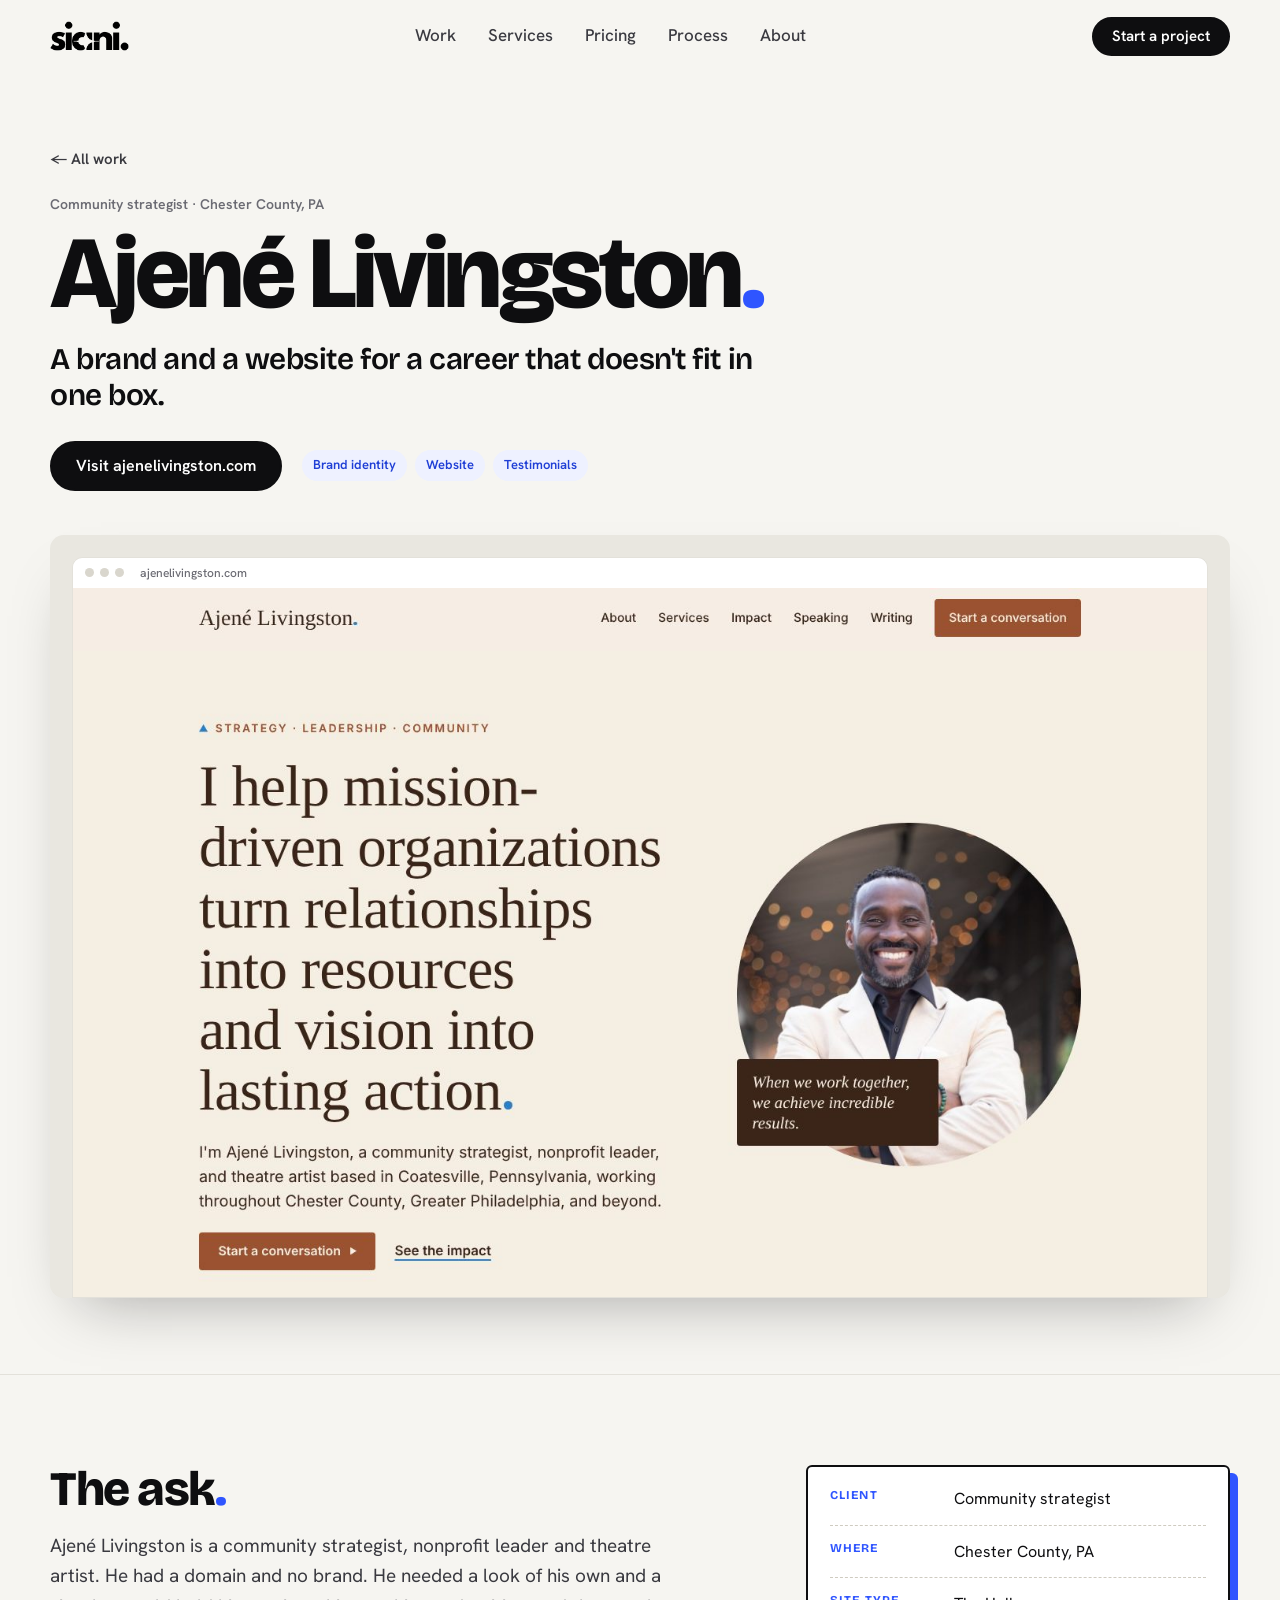
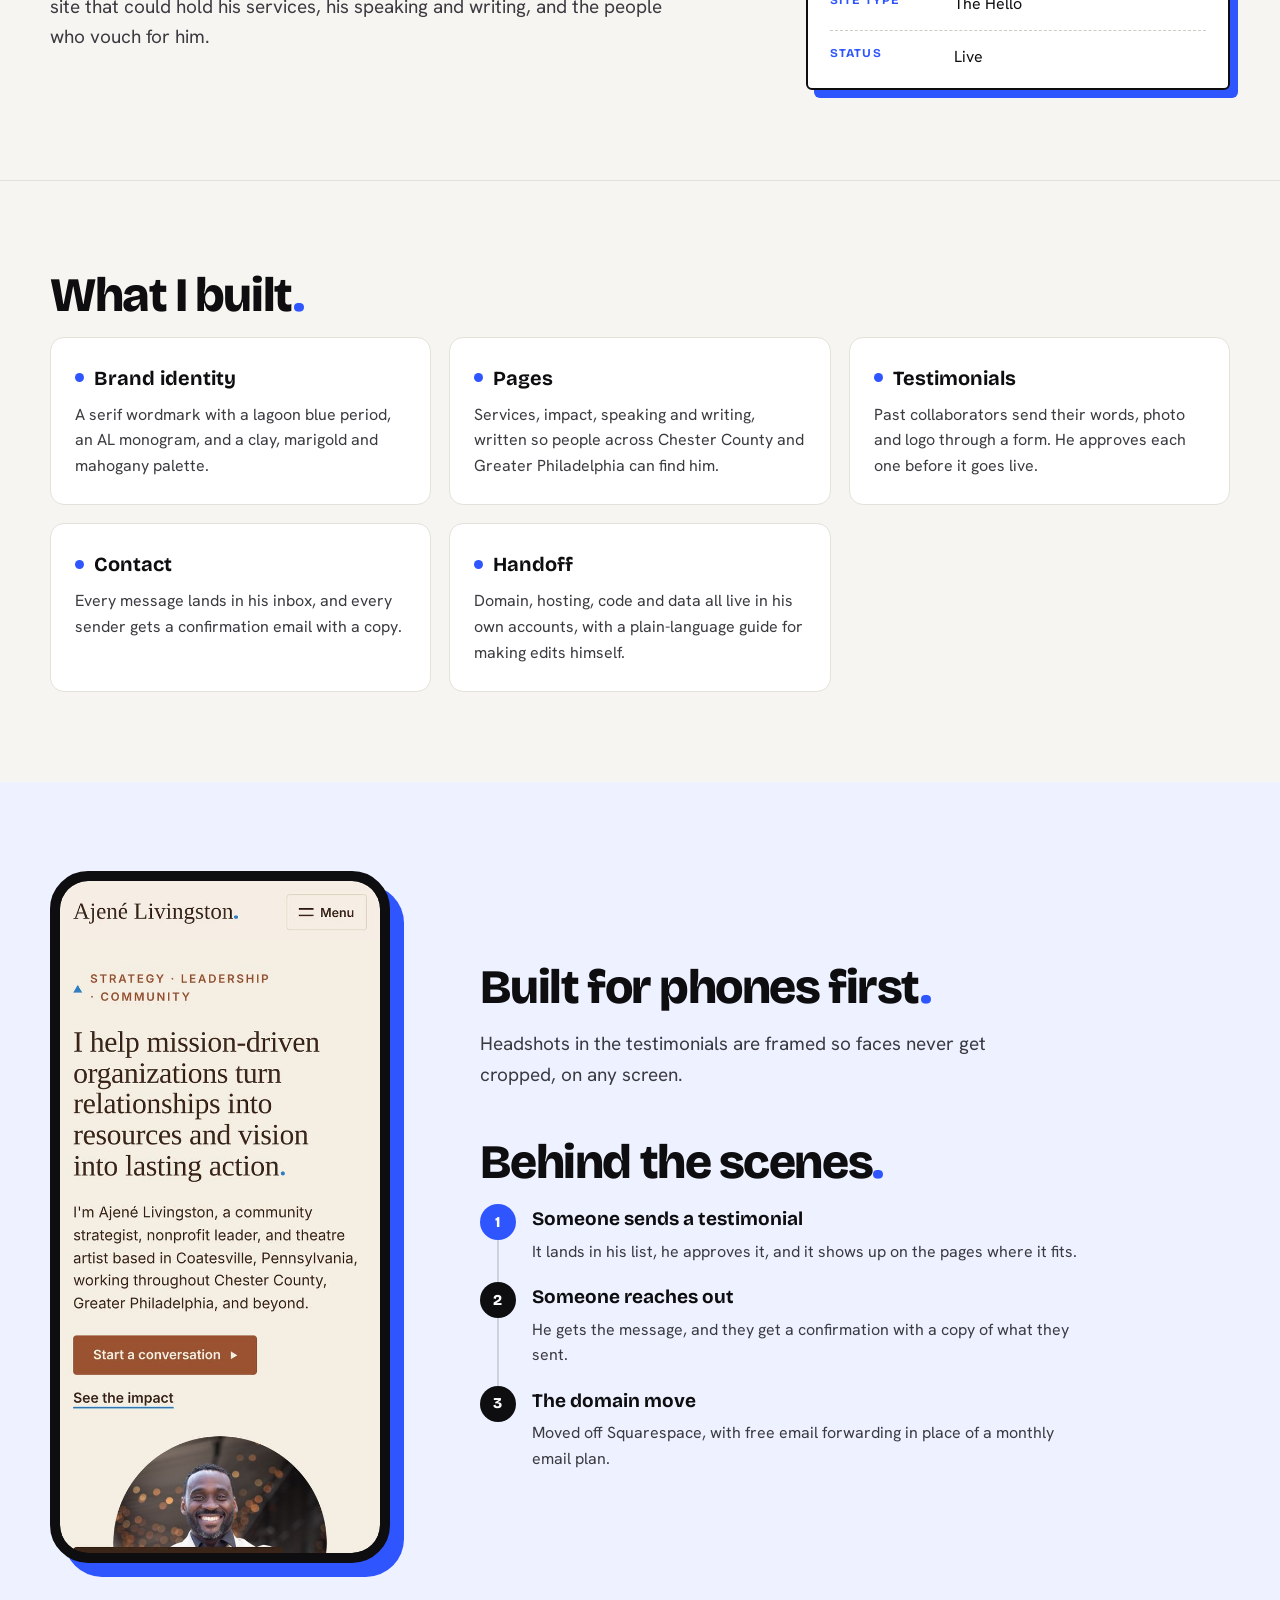
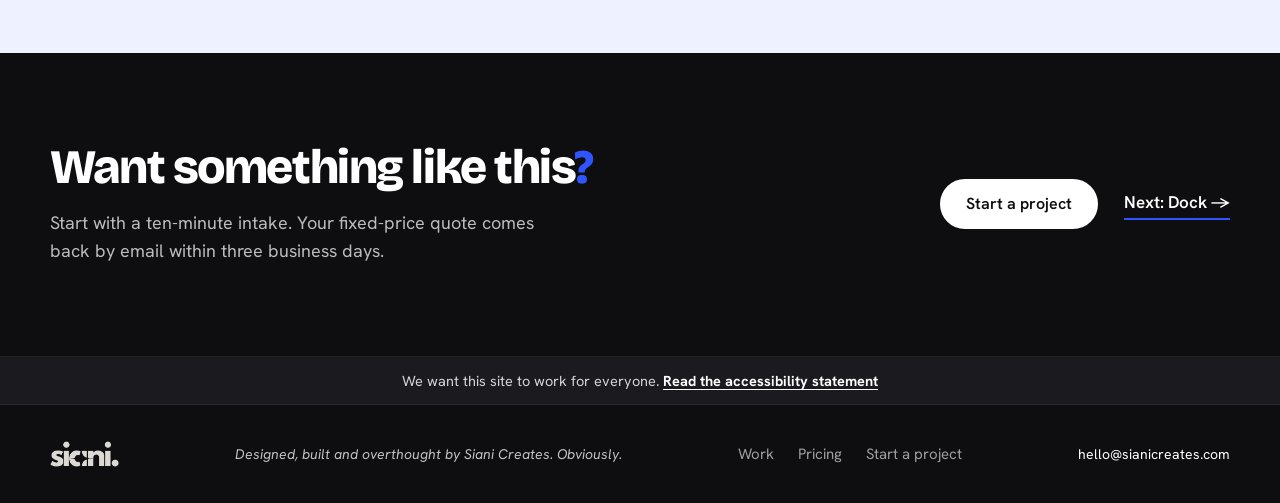
<file: work/ajene/index.html>
<!DOCTYPE html>
<html lang="en">
<head>
<meta charset="utf-8">
<meta name="viewport" content="width=device-width, initial-scale=1">
<title>Ajené Livingston case study | Siani Creates</title>
<meta name="description" content="A brand and a website for a career that doesn&#x27;t fit in one box.">
<meta property="og:type" content="website">
<meta property="og:site_name" content="Siani Creates">
<meta property="og:title" content="Ajené Livingston case study | Siani Creates">
<meta property="og:description" content="A brand and a website for a career that doesn&#x27;t fit in one box.">
<meta property="og:url" content="https://sianicreates.com/work/ajene/">
<meta property="og:image" content="https://sianicreates.com/assets/img/og.png">
<meta property="og:image:width" content="1200">
<meta property="og:image:height" content="630">
<meta property="og:image:alt" content="The Siani Creates S. mark">
<meta name="twitter:card" content="summary_large_image">
<meta name="twitter:image" content="https://sianicreates.com/assets/img/og.png">
<link rel="icon" href="../../favicon.ico?v=f43d9d8d" sizes="any">
<link rel="icon" type="image/png" sizes="32x32" href="../../assets/img/favicon-32.png?v=b3866159">
<link rel="apple-touch-icon" href="../../assets/img/apple-touch-icon.png?v=f8f52bd4">
<link rel="preconnect" href="https://fonts.googleapis.com">
<link rel="preconnect" href="https://fonts.gstatic.com" crossorigin>
<link href="https://fonts.googleapis.com/css2?family=Bricolage+Grotesque:opsz,wght@12..96,500;12..96,700;12..96,800&family=Hanken+Grotesk:wght@400;500;600&display=swap" rel="stylesheet">
<link rel="stylesheet" href="../../styles.css?v=424aba04">
</head>
<body>
<a class="skip" href="#main">Skip to content</a>

<header class="nav" id="top">
  <div class="wrap nav__in">
    <a class="nav__logo" href="../../" aria-label="Siani Creates home"><img src="../../assets/img/siani-creates.png?v=57c5dc8a" alt="Siani Creates" width="96" height="36"></a>
    <nav class="nav__links" aria-label="Main">
      <a href="../">Work</a>
      <a href="../../#services">Services</a>
      <a href="../../#pricing">Pricing</a>
      <a href="../../#process">Process</a>
      <a href="../../#about">About</a>
    </nav>
    <a class="btn btn--sm" href="../../start/">Start a project</a>
  </div>
</header>

<main id="main">
<article class="cs">
  <section class="cs-hero">
    <div class="wrap">
      <a class="cs-back" href="../">← All work</a>
      <p class="card__meta">Community strategist · Chester County, PA</p>
      <h1>Ajené Livingston<i class="dot">.</i></h1>
      <p class="cs-lead">A brand and a website for a career that doesn&#x27;t fit in one box.</p>
      <div class="cs-links"><a class="btn" href="https://ajenelivingston.com" target="_blank" rel="noopener">Visit ajenelivingston.com</a><ul class="tags"><li>Brand identity</li><li>Website</li><li>Testimonials</li></ul></div>
      <figure class="frame cs-shot"><span class="bar"><i></i><i></i><i></i><b>ajenelivingston.com</b></span><img src="../../assets/img/work/ajene-desk.jpg?v=2c865d1d" alt="Ajené Livingston homepage on a laptop" width="1440" height="900"></figure>
    </div>
  </section>

  <section class="cs-ask">
    <div class="wrap cs-ask__in">
      <div>
        <h2>The ask<i class="dot">.</i></h2>
        <p>Ajené Livingston is a community strategist, nonprofit leader and theatre artist. He had a domain and no brand. He needed a look of his own and a site that could hold his services, his speaking and writing, and the people who vouch for him.</p>
      </div>
      <dl class="glance">
        <div><dt>Client</dt><dd>Community strategist</dd></div>
        <div><dt>Where</dt><dd>Chester County, PA</dd></div>
        <div><dt>Site type</dt><dd>The Hello</dd></div>
        <div><dt>Status</dt><dd>Live</dd></div>
      </dl>
    </div>
  </section>

  <section class="cs-built">
    <div class="wrap">
      <h2>What I built<i class="dot">.</i></h2>
      <div class="built"><div class="built__item"><h3>Brand identity</h3><p>A serif wordmark with a lagoon blue period, an AL monogram, and a clay, marigold and mahogany palette.</p></div><div class="built__item"><h3>Pages</h3><p>Services, impact, speaking and writing, written so people across Chester County and Greater Philadelphia can find him.</p></div><div class="built__item"><h3>Testimonials</h3><p>Past collaborators send their words, photo and logo through a form. He approves each one before it goes live.</p></div><div class="built__item"><h3>Contact</h3><p>Every message lands in his inbox, and every sender gets a confirmation email with a copy.</p></div><div class="built__item"><h3>Handoff</h3><p>Domain, hosting, code and data all live in his own accounts, with a plain-language guide for making edits himself.</p></div></div>
      
    </div>
  </section>

  <section class="cs-phone">
    <div class="wrap cs-phone__in">
      <figure class="phone"><img src="../../assets/img/work/ajene-mob.jpg?v=8bb5bb48" alt="Ajené Livingston on a phone" loading="lazy" width="600" height="1260"></figure>
      <div>
        <h2>Built for phones first<i class="dot">.</i></h2>
        <p>Headshots in the testimonials are framed so faces never get cropped, on any screen.</p>
        <h2 class="cs-phone__h2">Behind the scenes<i class="dot">.</i></h2>
        <ol class="behind"><li><h3>Someone sends a testimonial</h3><p>It lands in his list, he approves it, and it shows up on the pages where it fits.</p></li><li><h3>Someone reaches out</h3><p>He gets the message, and they get a confirmation with a copy of what they sent.</p></li><li><h3>The domain move</h3><p>Moved off Squarespace, with free email forwarding in place of a monthly email plan.</p></li></ol>
      </div>
    </div>
  </section>

  <section class="cs-cta">
    <div class="wrap cs-cta__in">
      <div>
        <h2>Want something like this<i class="dot">?</i></h2>
        <p>Start with a ten-minute intake. Your fixed-price quote comes back by email within three business days.</p>
      </div>
      <div class="cs-cta__btns">
        <a class="btn btn--light" href="../../start/?tier=The%20Hello">Start a project</a>
        <a class="link link--light" href="../dock/">Next: Dock →</a>
      </div>
    </div>
  </section>
</article>
</main>

<footer class="foot">
  <div class="foot__a11y"><p class="wrap">We want this site to work for everyone. <a href="../../accessibility.html">Read the accessibility statement</a></p></div>
  <div class="wrap foot__in">
    <img src="../../assets/img/siani-creates.png?v=57c5dc8a" alt="Siani Creates" width="80" height="30">
    <p class="foot__credit">Designed, built and overthought by Siani Creates. Obviously.</p>
    <nav class="foot__links" aria-label="Footer"><a href="../">Work</a><a href="../../#pricing">Pricing</a><a href="../../start/">Start a project</a></nav>
    <p class="foot__small"><a href="mailto:hello@sianicreates.com">hello@sianicreates.com</a></p>
  </div>
</footer>

<script src="../../script.js?v=b6b7b0fb"></script>
</body>
</html>
</file>
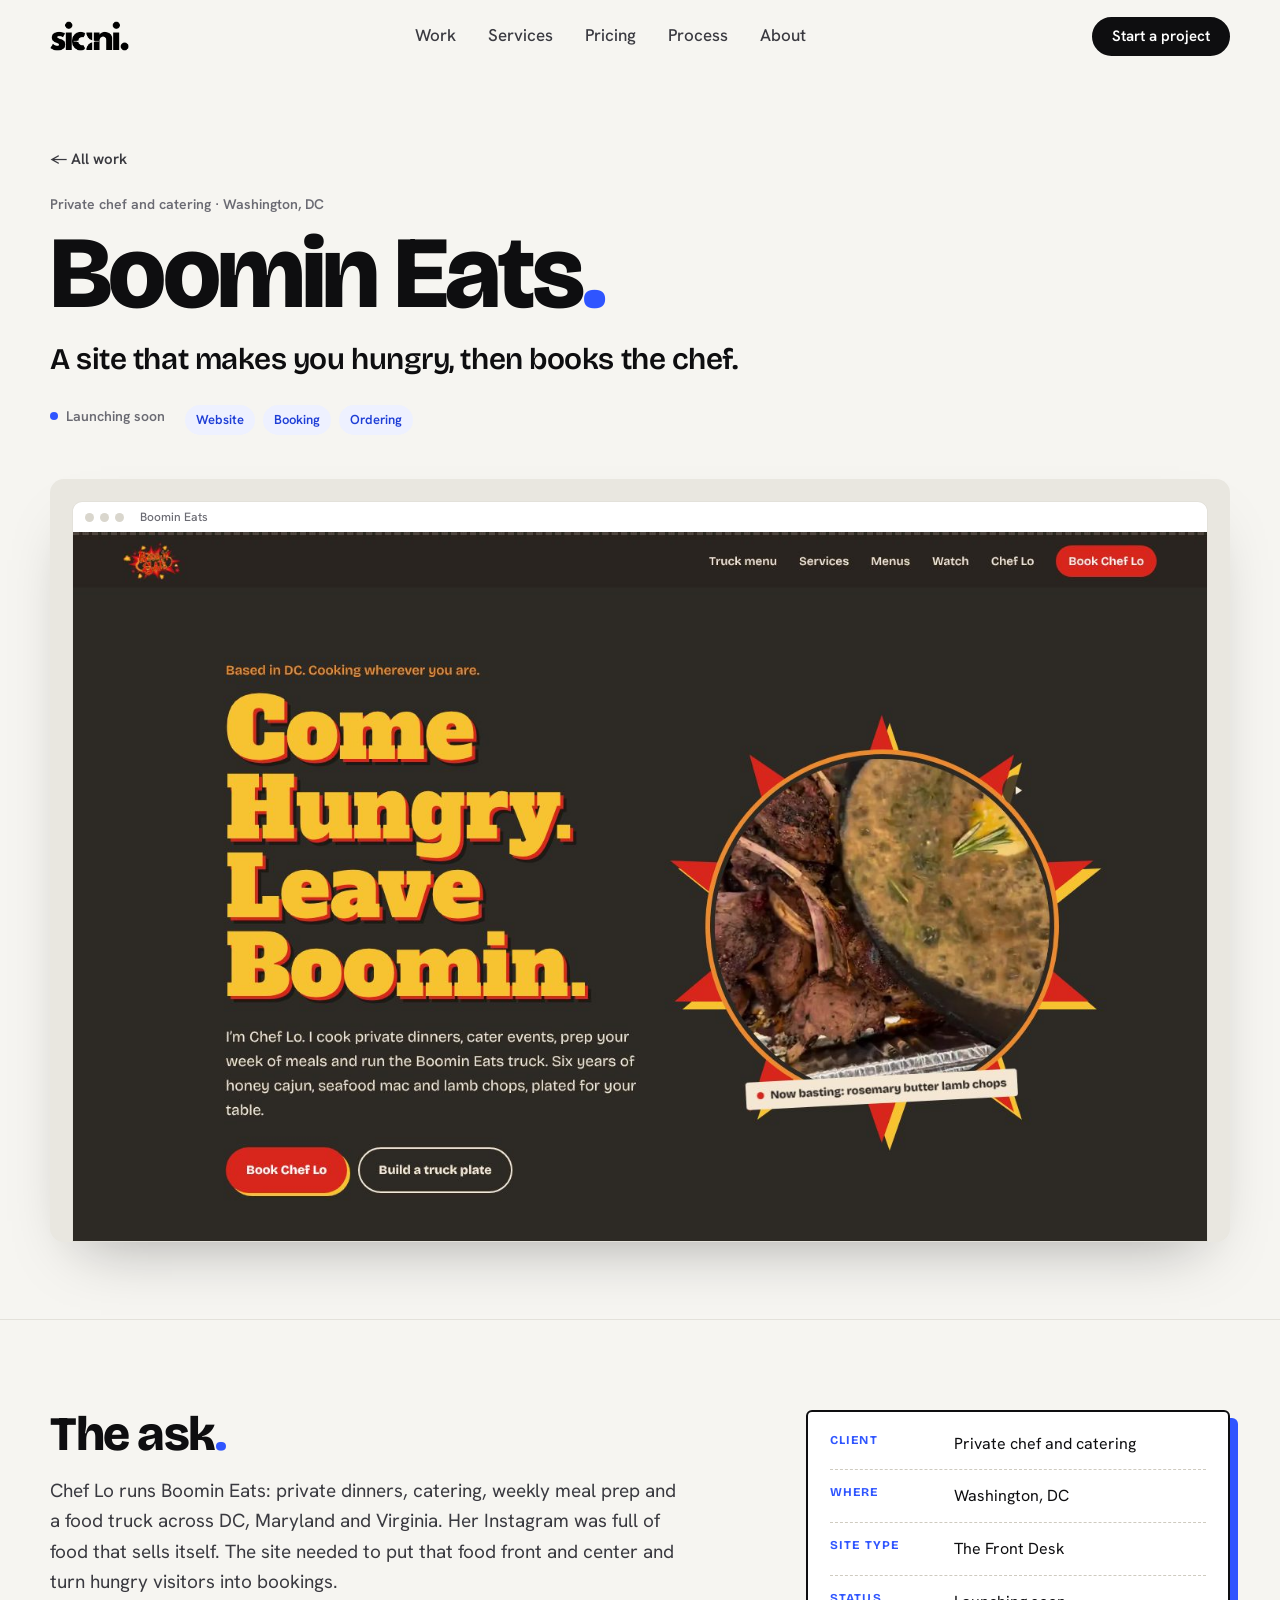
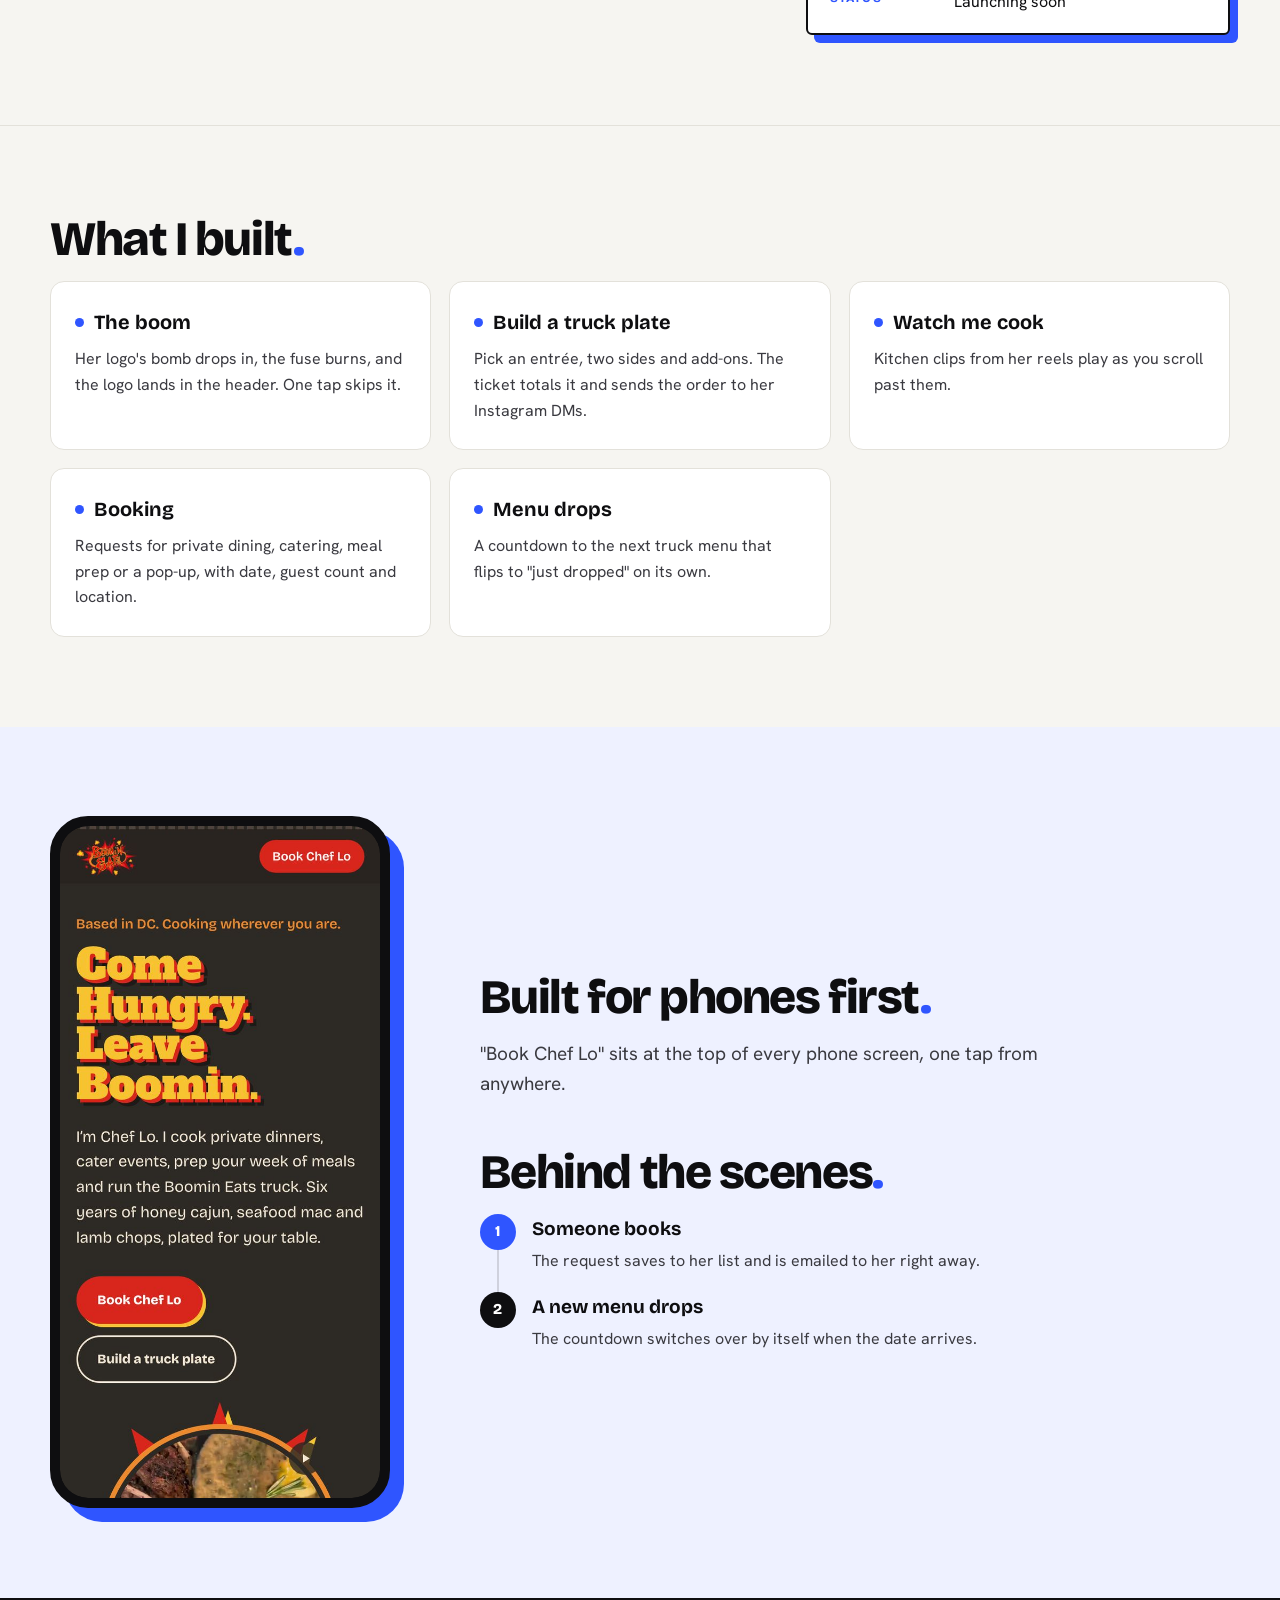
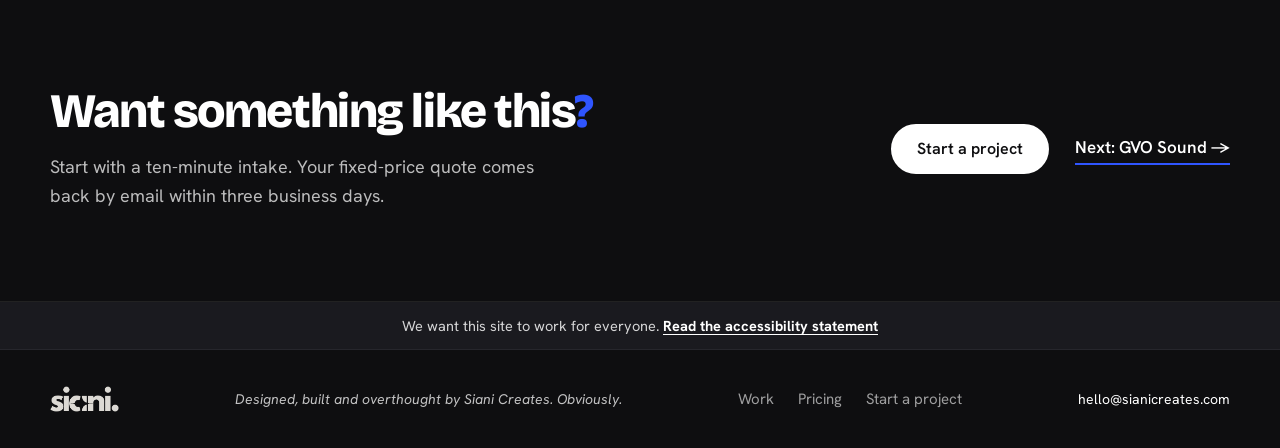
<file: work/boomin/index.html>
<!DOCTYPE html>
<html lang="en">
<head>
<meta charset="utf-8">
<meta name="viewport" content="width=device-width, initial-scale=1">
<title>Boomin Eats case study | Siani Creates</title>
<meta name="description" content="A site that makes you hungry, then books the chef.">
<meta property="og:type" content="website">
<meta property="og:site_name" content="Siani Creates">
<meta property="og:title" content="Boomin Eats case study | Siani Creates">
<meta property="og:description" content="A site that makes you hungry, then books the chef.">
<meta property="og:url" content="https://sianicreates.com/work/boomin/">
<meta property="og:image" content="https://sianicreates.com/assets/img/og.png">
<meta property="og:image:width" content="1200">
<meta property="og:image:height" content="630">
<meta property="og:image:alt" content="The Siani Creates S. mark">
<meta name="twitter:card" content="summary_large_image">
<meta name="twitter:image" content="https://sianicreates.com/assets/img/og.png">
<link rel="icon" href="../../favicon.ico?v=f43d9d8d" sizes="any">
<link rel="icon" type="image/png" sizes="32x32" href="../../assets/img/favicon-32.png?v=b3866159">
<link rel="apple-touch-icon" href="../../assets/img/apple-touch-icon.png?v=f8f52bd4">
<link rel="preconnect" href="https://fonts.googleapis.com">
<link rel="preconnect" href="https://fonts.gstatic.com" crossorigin>
<link href="https://fonts.googleapis.com/css2?family=Bricolage+Grotesque:opsz,wght@12..96,500;12..96,700;12..96,800&family=Hanken+Grotesk:wght@400;500;600&display=swap" rel="stylesheet">
<link rel="stylesheet" href="../../styles.css?v=424aba04">
</head>
<body>
<a class="skip" href="#main">Skip to content</a>

<header class="nav" id="top">
  <div class="wrap nav__in">
    <a class="nav__logo" href="../../" aria-label="Siani Creates home"><img src="../../assets/img/siani-creates.png?v=57c5dc8a" alt="Siani Creates" width="96" height="36"></a>
    <nav class="nav__links" aria-label="Main">
      <a href="../">Work</a>
      <a href="../../#services">Services</a>
      <a href="../../#pricing">Pricing</a>
      <a href="../../#process">Process</a>
      <a href="../../#about">About</a>
    </nav>
    <a class="btn btn--sm" href="../../start/">Start a project</a>
  </div>
</header>

<main id="main">
<article class="cs">
  <section class="cs-hero">
    <div class="wrap">
      <a class="cs-back" href="../">← All work</a>
      <p class="card__meta">Private chef and catering · Washington, DC</p>
      <h1>Boomin Eats<i class="dot">.</i></h1>
      <p class="cs-lead">A site that makes you hungry, then books the chef.</p>
      <div class="cs-links"><span class="soon">Launching soon</span><ul class="tags"><li>Website</li><li>Booking</li><li>Ordering</li></ul></div>
      <figure class="frame cs-shot"><span class="bar"><i></i><i></i><i></i><b>Boomin Eats</b></span><img src="../../assets/img/work/boomin-desk.jpg?v=19736576" alt="Boomin Eats homepage on a laptop" width="1440" height="900"></figure>
    </div>
  </section>

  <section class="cs-ask">
    <div class="wrap cs-ask__in">
      <div>
        <h2>The ask<i class="dot">.</i></h2>
        <p>Chef Lo runs Boomin Eats: private dinners, catering, weekly meal prep and a food truck across DC, Maryland and Virginia. Her Instagram was full of food that sells itself. The site needed to put that food front and center and turn hungry visitors into bookings.</p>
      </div>
      <dl class="glance">
        <div><dt>Client</dt><dd>Private chef and catering</dd></div>
        <div><dt>Where</dt><dd>Washington, DC</dd></div>
        <div><dt>Site type</dt><dd>The Front Desk</dd></div>
        <div><dt>Status</dt><dd>Launching soon</dd></div>
      </dl>
    </div>
  </section>

  <section class="cs-built">
    <div class="wrap">
      <h2>What I built<i class="dot">.</i></h2>
      <div class="built"><div class="built__item"><h3>The boom</h3><p>Her logo&#x27;s bomb drops in, the fuse burns, and the logo lands in the header. One tap skips it.</p></div><div class="built__item"><h3>Build a truck plate</h3><p>Pick an entrée, two sides and add-ons. The ticket totals it and sends the order to her Instagram DMs.</p></div><div class="built__item"><h3>Watch me cook</h3><p>Kitchen clips from her reels play as you scroll past them.</p></div><div class="built__item"><h3>Booking</h3><p>Requests for private dining, catering, meal prep or a pop-up, with date, guest count and location.</p></div><div class="built__item"><h3>Menu drops</h3><p>A countdown to the next truck menu that flips to &quot;just dropped&quot; on its own.</p></div></div>
      
    </div>
  </section>

  <section class="cs-phone">
    <div class="wrap cs-phone__in">
      <figure class="phone"><img src="../../assets/img/work/boomin-mob.jpg?v=0a10cfc9" alt="Boomin Eats on a phone" loading="lazy" width="600" height="1260"></figure>
      <div>
        <h2>Built for phones first<i class="dot">.</i></h2>
        <p>&quot;Book Chef Lo&quot; sits at the top of every phone screen, one tap from anywhere.</p>
        <h2 class="cs-phone__h2">Behind the scenes<i class="dot">.</i></h2>
        <ol class="behind"><li><h3>Someone books</h3><p>The request saves to her list and is emailed to her right away.</p></li><li><h3>A new menu drops</h3><p>The countdown switches over by itself when the date arrives.</p></li></ol>
      </div>
    </div>
  </section>

  <section class="cs-cta">
    <div class="wrap cs-cta__in">
      <div>
        <h2>Want something like this<i class="dot">?</i></h2>
        <p>Start with a ten-minute intake. Your fixed-price quote comes back by email within three business days.</p>
      </div>
      <div class="cs-cta__btns">
        <a class="btn btn--light" href="../../start/?tier=The%20Front%20Desk">Start a project</a>
        <a class="link link--light" href="../gvo/">Next: GVO Sound →</a>
      </div>
    </div>
  </section>
</article>
</main>

<footer class="foot">
  <div class="foot__a11y"><p class="wrap">We want this site to work for everyone. <a href="../../accessibility.html">Read the accessibility statement</a></p></div>
  <div class="wrap foot__in">
    <img src="../../assets/img/siani-creates.png?v=57c5dc8a" alt="Siani Creates" width="80" height="30">
    <p class="foot__credit">Designed, built and overthought by Siani Creates. Obviously.</p>
    <nav class="foot__links" aria-label="Footer"><a href="../">Work</a><a href="../../#pricing">Pricing</a><a href="../../start/">Start a project</a></nav>
    <p class="foot__small"><a href="mailto:hello@sianicreates.com">hello@sianicreates.com</a></p>
  </div>
</footer>

<script src="../../script.js?v=b6b7b0fb"></script>
</body>
</html>
</file>
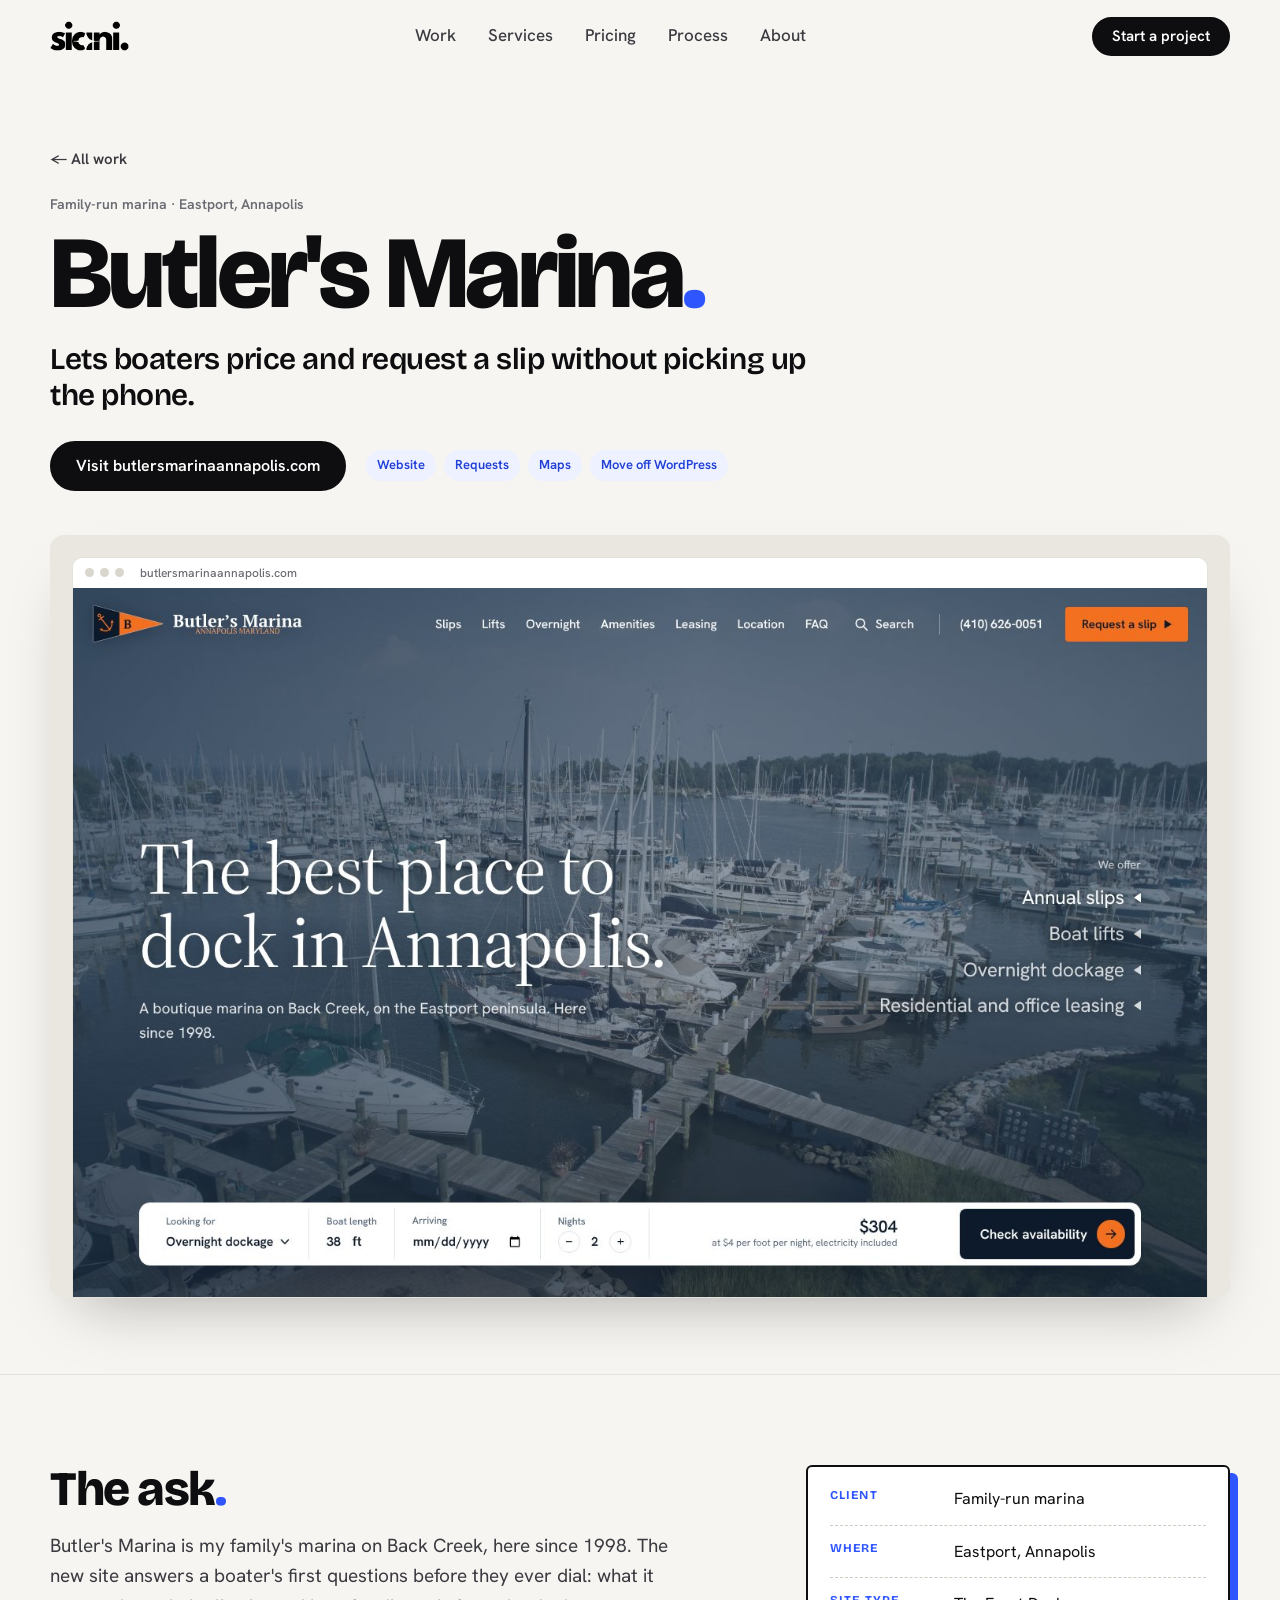
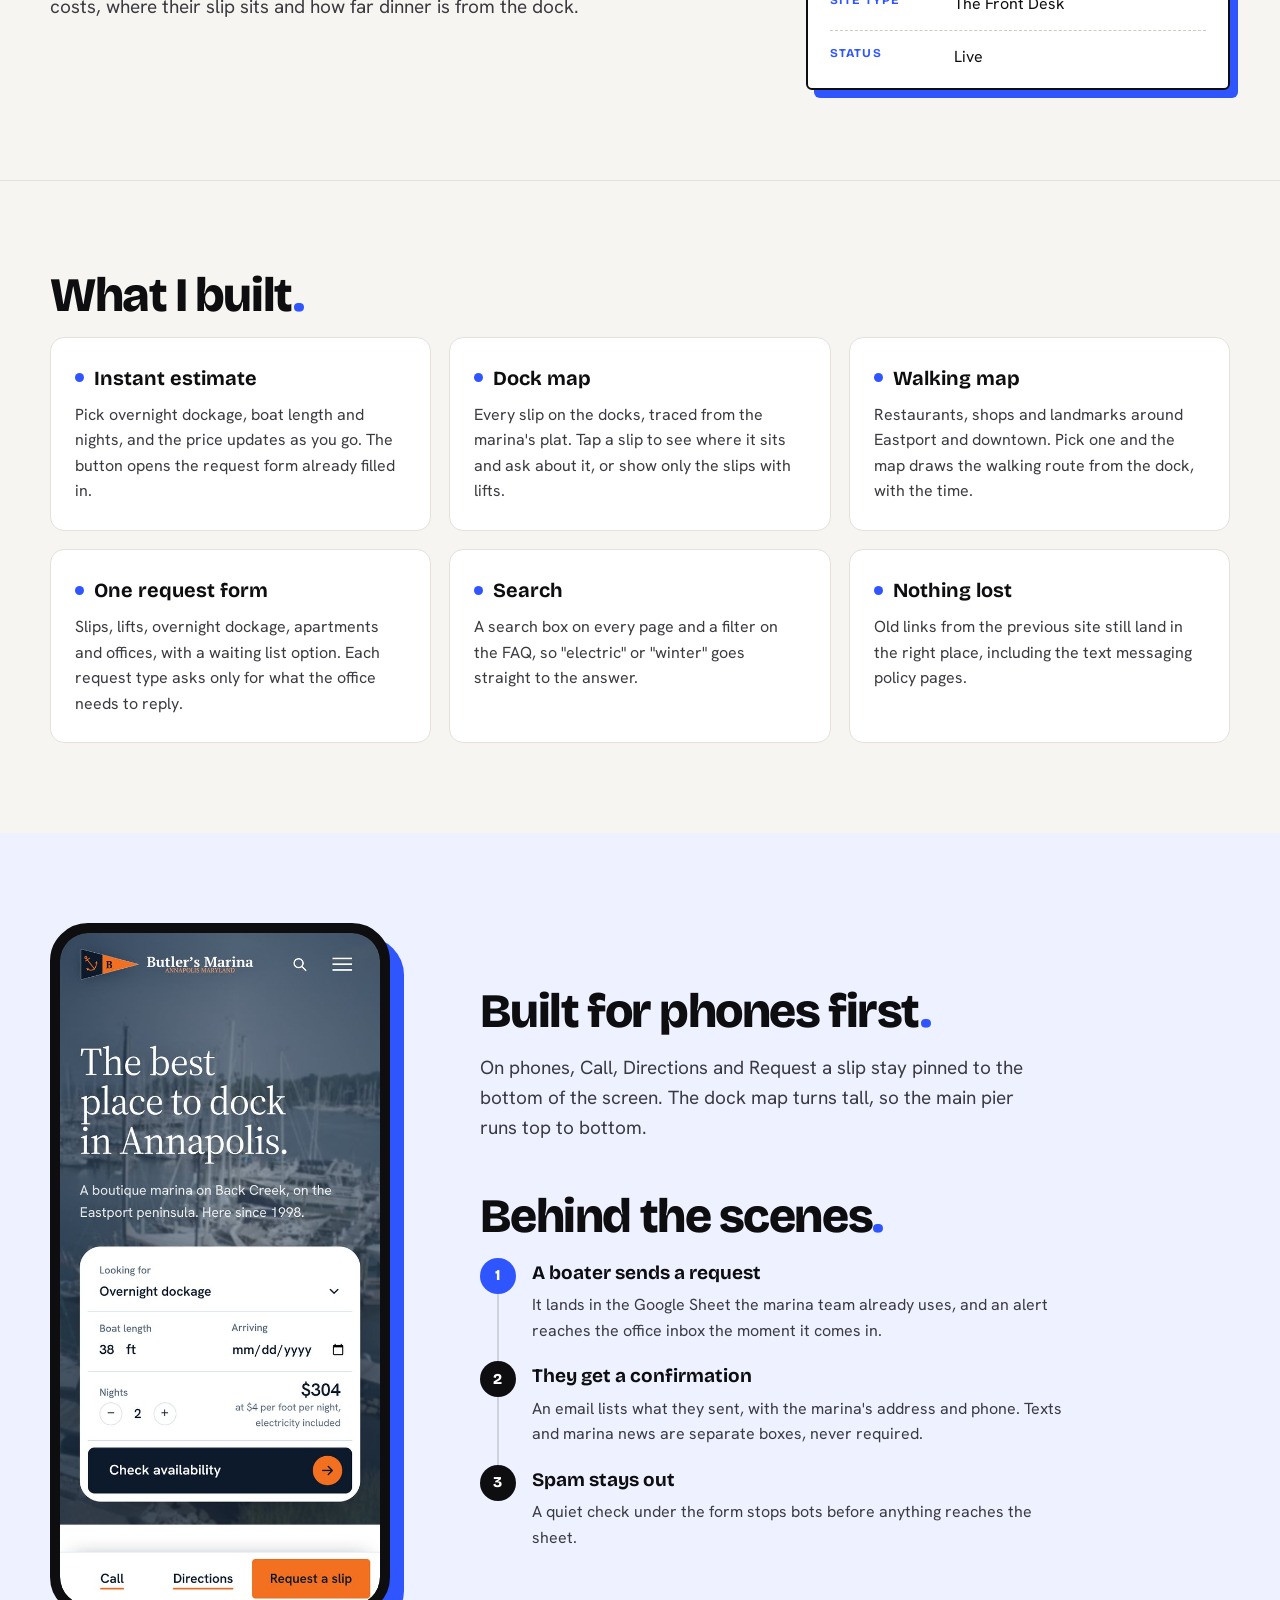
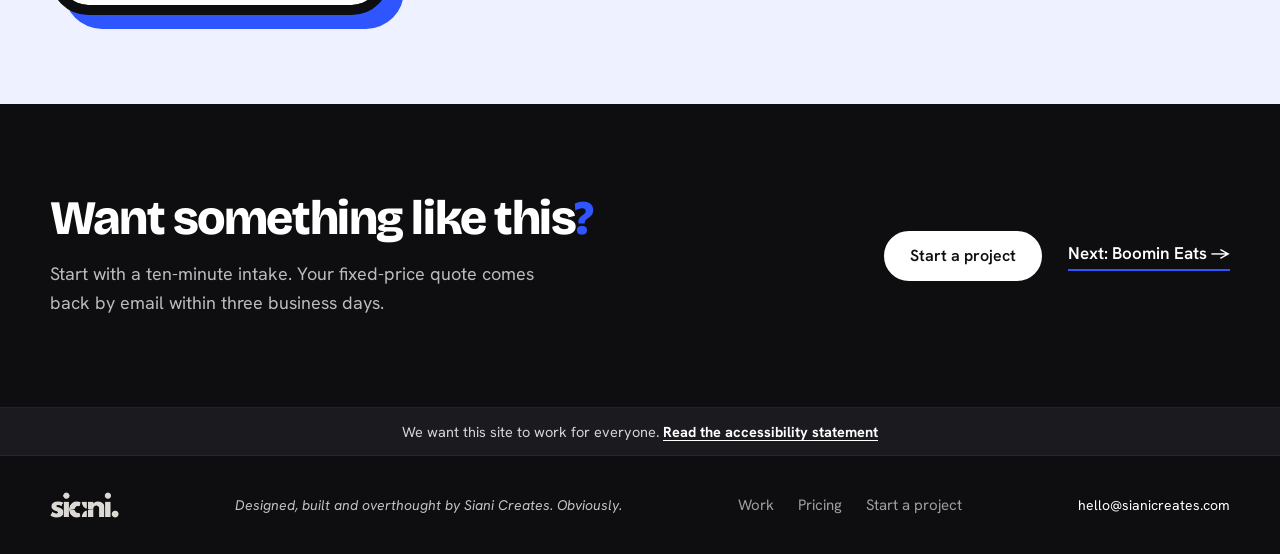
<file: work/butlers/index.html>
<!DOCTYPE html>
<html lang="en">
<head>
<meta charset="utf-8">
<meta name="viewport" content="width=device-width, initial-scale=1">
<title>Butler&#x27;s Marina case study | Siani Creates</title>
<meta name="description" content="Lets boaters price and request a slip without picking up the phone.">
<meta property="og:type" content="website">
<meta property="og:site_name" content="Siani Creates">
<meta property="og:title" content="Butler&#x27;s Marina case study | Siani Creates">
<meta property="og:description" content="Lets boaters price and request a slip without picking up the phone.">
<meta property="og:url" content="https://sianicreates.com/work/butlers/">
<meta property="og:image" content="https://sianicreates.com/assets/img/og.png">
<meta property="og:image:width" content="1200">
<meta property="og:image:height" content="630">
<meta property="og:image:alt" content="The Siani Creates S. mark">
<meta name="twitter:card" content="summary_large_image">
<meta name="twitter:image" content="https://sianicreates.com/assets/img/og.png">
<link rel="icon" href="../../favicon.ico?v=f43d9d8d" sizes="any">
<link rel="icon" type="image/png" sizes="32x32" href="../../assets/img/favicon-32.png?v=b3866159">
<link rel="apple-touch-icon" href="../../assets/img/apple-touch-icon.png?v=f8f52bd4">
<link rel="preconnect" href="https://fonts.googleapis.com">
<link rel="preconnect" href="https://fonts.gstatic.com" crossorigin>
<link href="https://fonts.googleapis.com/css2?family=Bricolage+Grotesque:opsz,wght@12..96,500;12..96,700;12..96,800&family=Hanken+Grotesk:wght@400;500;600&display=swap" rel="stylesheet">
<link rel="stylesheet" href="../../styles.css?v=424aba04">
</head>
<body>
<a class="skip" href="#main">Skip to content</a>

<header class="nav" id="top">
  <div class="wrap nav__in">
    <a class="nav__logo" href="../../" aria-label="Siani Creates home"><img src="../../assets/img/siani-creates.png?v=57c5dc8a" alt="Siani Creates" width="96" height="36"></a>
    <nav class="nav__links" aria-label="Main">
      <a href="../">Work</a>
      <a href="../../#services">Services</a>
      <a href="../../#pricing">Pricing</a>
      <a href="../../#process">Process</a>
      <a href="../../#about">About</a>
    </nav>
    <a class="btn btn--sm" href="../../start/">Start a project</a>
  </div>
</header>

<main id="main">
<article class="cs">
  <section class="cs-hero">
    <div class="wrap">
      <a class="cs-back" href="../">← All work</a>
      <p class="card__meta">Family-run marina · Eastport, Annapolis</p>
      <h1>Butler's Marina<i class="dot">.</i></h1>
      <p class="cs-lead">Lets boaters price and request a slip without picking up the phone.</p>
      <div class="cs-links"><a class="btn" href="https://butlersmarinaannapolis.com" target="_blank" rel="noopener">Visit butlersmarinaannapolis.com</a><ul class="tags"><li>Website</li><li>Requests</li><li>Maps</li><li>Move off WordPress</li></ul></div>
      <figure class="frame cs-shot"><span class="bar"><i></i><i></i><i></i><b>butlersmarinaannapolis.com</b></span><img src="../../assets/img/work/butlers-desk.jpg?v=084cc44a" alt="Butler&#x27;s Marina homepage on a laptop" width="1440" height="900"></figure>
    </div>
  </section>

  <section class="cs-ask">
    <div class="wrap cs-ask__in">
      <div>
        <h2>The ask<i class="dot">.</i></h2>
        <p>Butler&#x27;s Marina is my family&#x27;s marina on Back Creek, here since 1998. The new site answers a boater&#x27;s first questions before they ever dial: what it costs, where their slip sits and how far dinner is from the dock.</p>
      </div>
      <dl class="glance">
        <div><dt>Client</dt><dd>Family-run marina</dd></div>
        <div><dt>Where</dt><dd>Eastport, Annapolis</dd></div>
        <div><dt>Site type</dt><dd>The Front Desk</dd></div>
        <div><dt>Status</dt><dd>Live</dd></div>
      </dl>
    </div>
  </section>

  <section class="cs-built">
    <div class="wrap">
      <h2>What I built<i class="dot">.</i></h2>
      <div class="built"><div class="built__item"><h3>Instant estimate</h3><p>Pick overnight dockage, boat length and nights, and the price updates as you go. The button opens the request form already filled in.</p></div><div class="built__item"><h3>Dock map</h3><p>Every slip on the docks, traced from the marina's plat. Tap a slip to see where it sits and ask about it, or show only the slips with lifts.</p></div><div class="built__item"><h3>Walking map</h3><p>Restaurants, shops and landmarks around Eastport and downtown. Pick one and the map draws the walking route from the dock, with the time.</p></div><div class="built__item"><h3>One request form</h3><p>Slips, lifts, overnight dockage, apartments and offices, with a waiting list option. Each request type asks only for what the office needs to reply.</p></div><div class="built__item"><h3>Search</h3><p>A search box on every page and a filter on the FAQ, so "electric" or "winter" goes straight to the answer.</p></div><div class="built__item"><h3>Nothing lost</h3><p>Old links from the previous site still land in the right place, including the text messaging policy pages.</p></div></div>
      
    </div>
  </section>

  <section class="cs-phone">
    <div class="wrap cs-phone__in">
      <figure class="phone"><img src="../../assets/img/work/butlers-mob.jpg?v=c80fdfcf" alt="Butler&#x27;s Marina on a phone" loading="lazy" width="600" height="1260"></figure>
      <div>
        <h2>Built for phones first<i class="dot">.</i></h2>
        <p>On phones, Call, Directions and Request a slip stay pinned to the bottom of the screen. The dock map turns tall, so the main pier runs top to bottom.</p>
        <h2 class="cs-phone__h2">Behind the scenes<i class="dot">.</i></h2>
        <ol class="behind"><li><h3>A boater sends a request</h3><p>It lands in the Google Sheet the marina team already uses, and an alert reaches the office inbox the moment it comes in.</p></li><li><h3>They get a confirmation</h3><p>An email lists what they sent, with the marina's address and phone. Texts and marina news are separate boxes, never required.</p></li><li><h3>Spam stays out</h3><p>A quiet check under the form stops bots before anything reaches the sheet.</p></li></ol>
      </div>
    </div>
  </section>

  <section class="cs-cta">
    <div class="wrap cs-cta__in">
      <div>
        <h2>Want something like this<i class="dot">?</i></h2>
        <p>Start with a ten-minute intake. Your fixed-price quote comes back by email within three business days.</p>
      </div>
      <div class="cs-cta__btns">
        <a class="btn btn--light" href="../../start/?tier=The%20Front%20Desk">Start a project</a>
        <a class="link link--light" href="../boomin/">Next: Boomin Eats →</a>
      </div>
    </div>
  </section>
</article>
</main>

<footer class="foot">
  <div class="foot__a11y"><p class="wrap">We want this site to work for everyone. <a href="../../accessibility.html">Read the accessibility statement</a></p></div>
  <div class="wrap foot__in">
    <img src="../../assets/img/siani-creates.png?v=57c5dc8a" alt="Siani Creates" width="80" height="30">
    <p class="foot__credit">Designed, built and overthought by Siani Creates. Obviously.</p>
    <nav class="foot__links" aria-label="Footer"><a href="../">Work</a><a href="../../#pricing">Pricing</a><a href="../../start/">Start a project</a></nav>
    <p class="foot__small"><a href="mailto:hello@sianicreates.com">hello@sianicreates.com</a></p>
  </div>
</footer>

<script src="../../script.js?v=b6b7b0fb"></script>
</body>
</html>
</file>
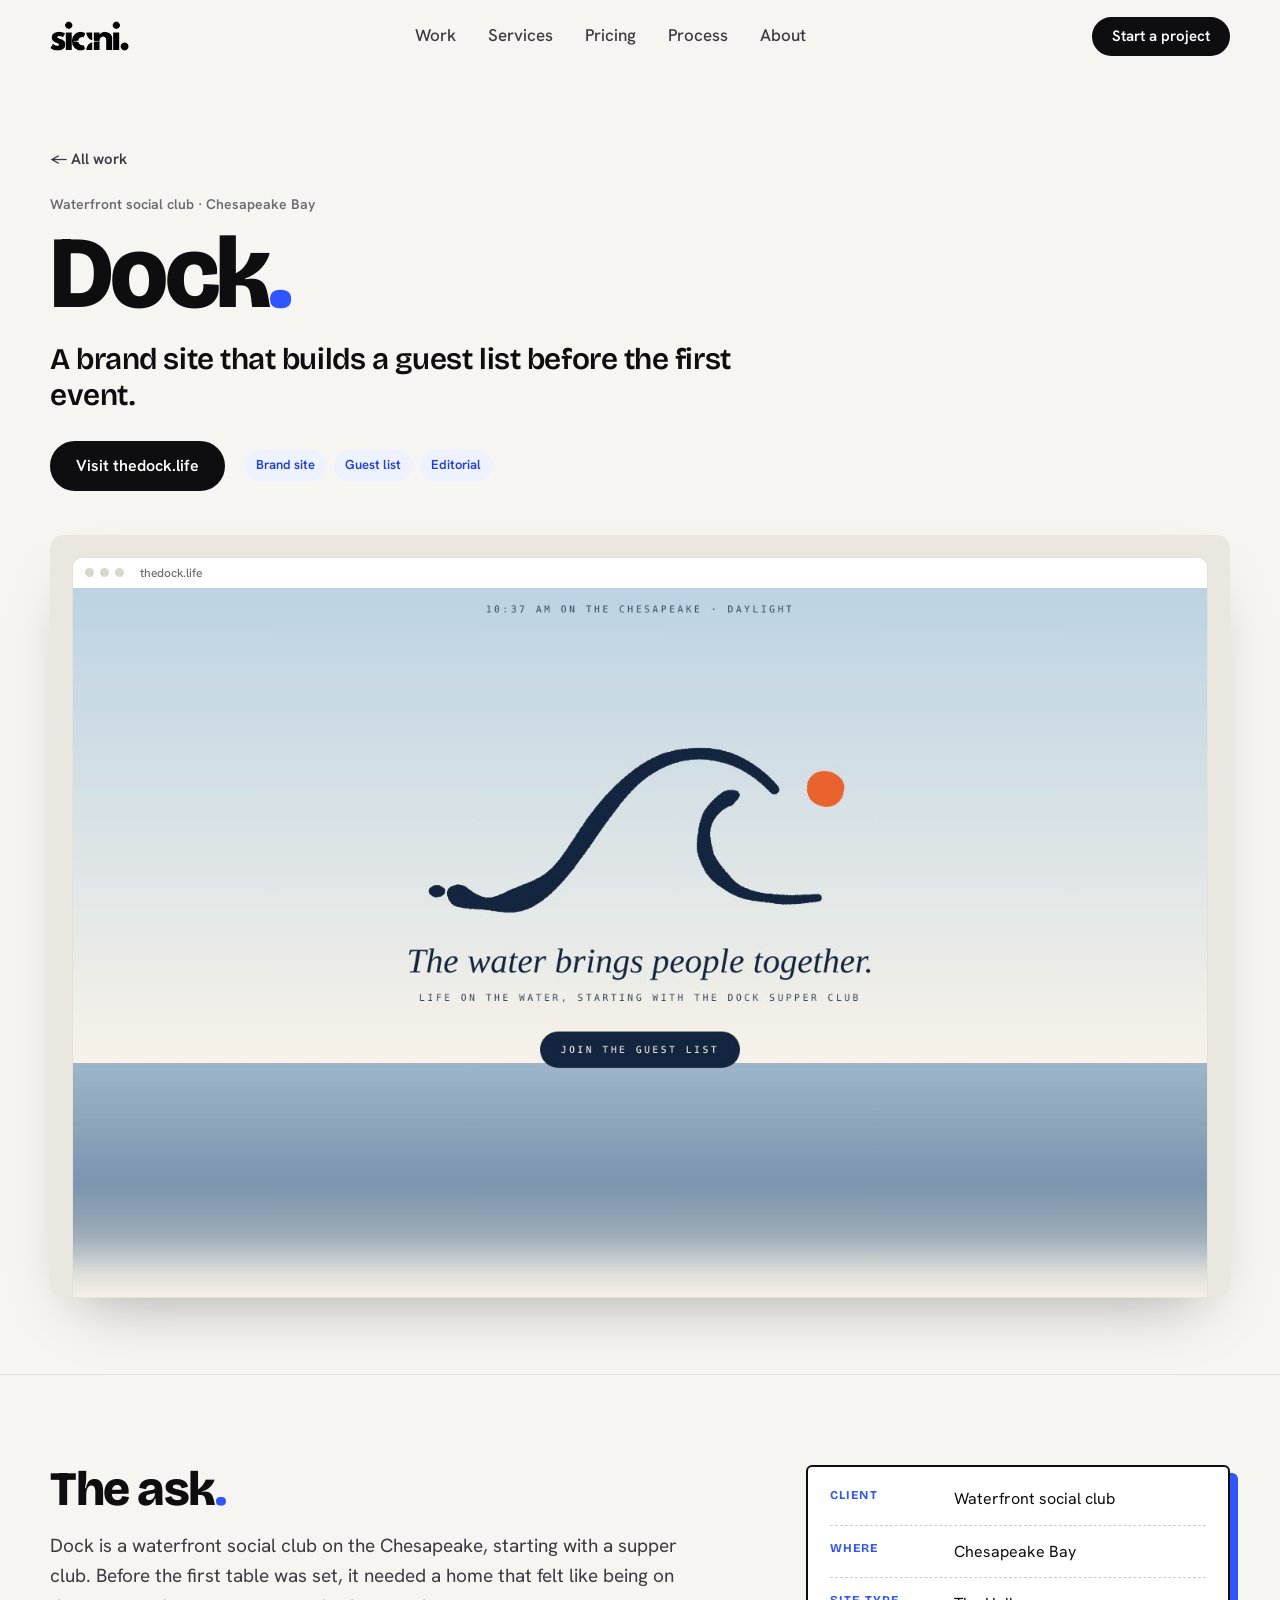
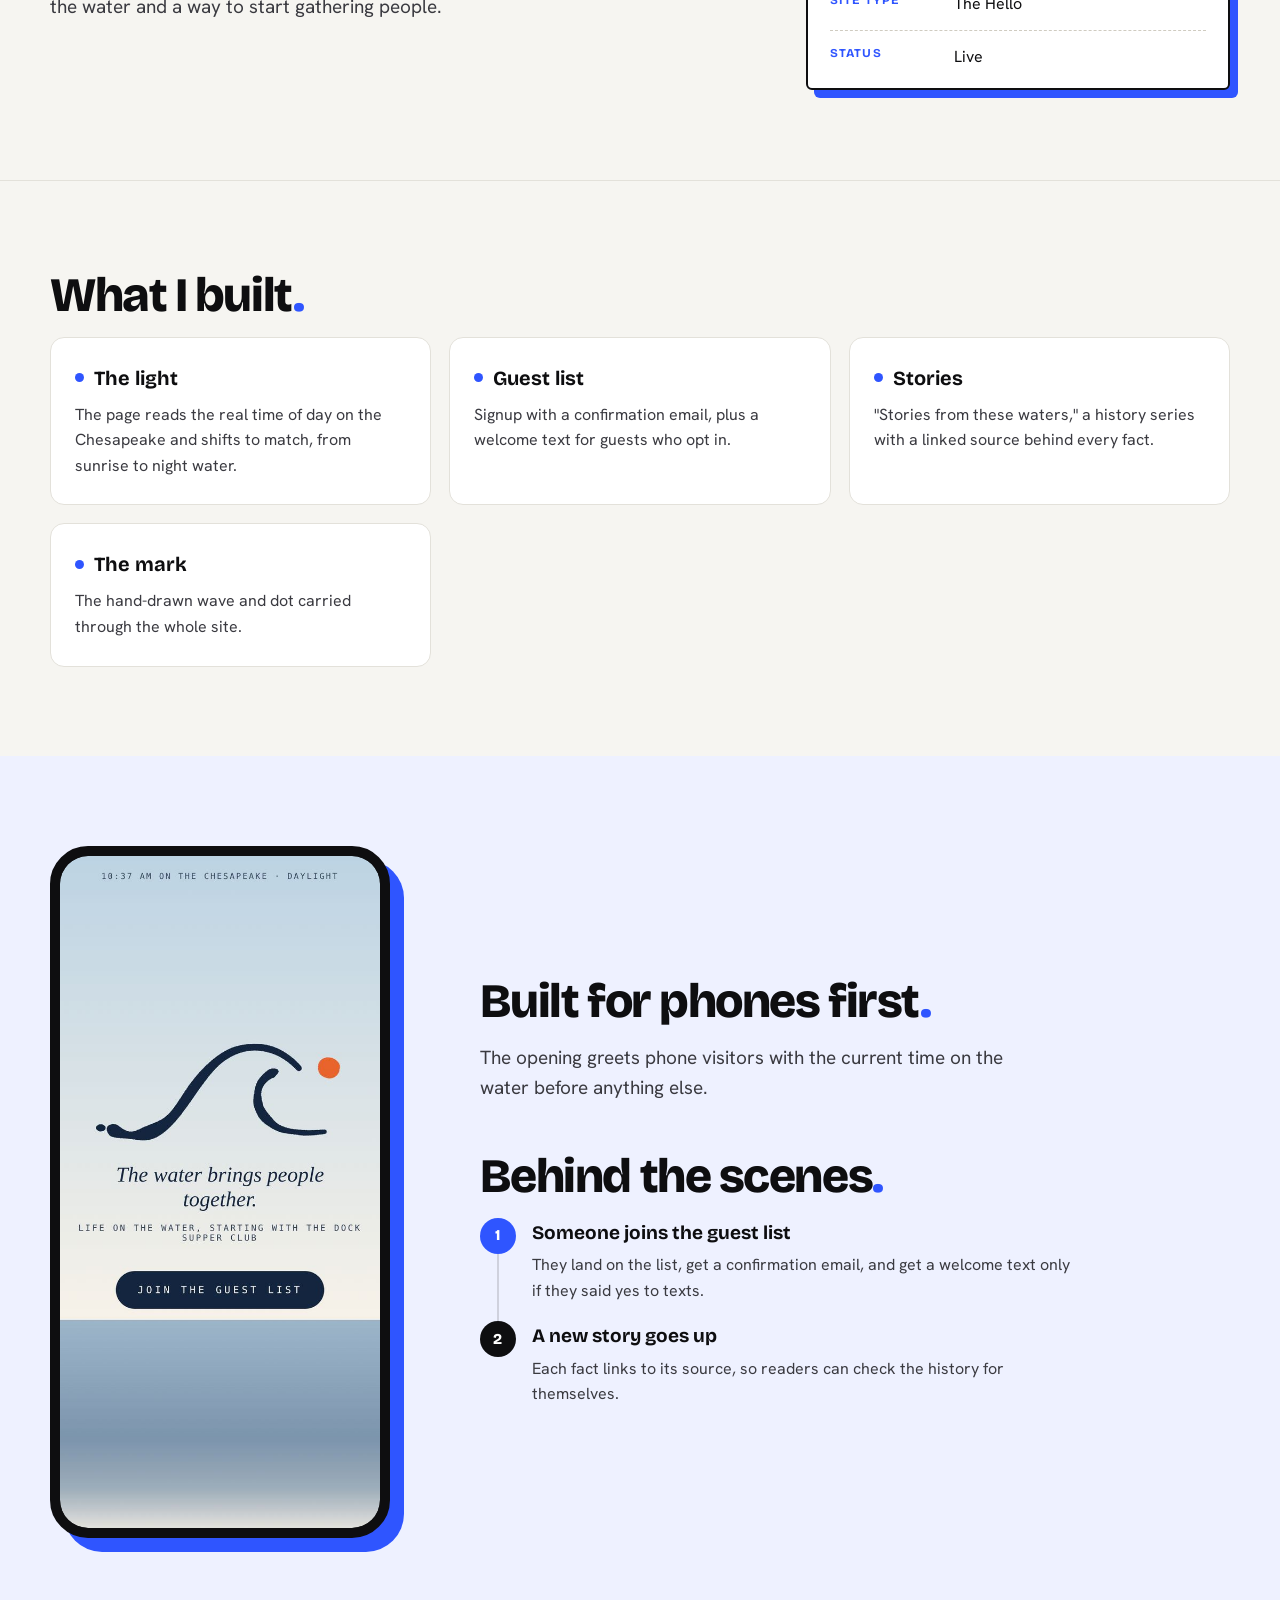
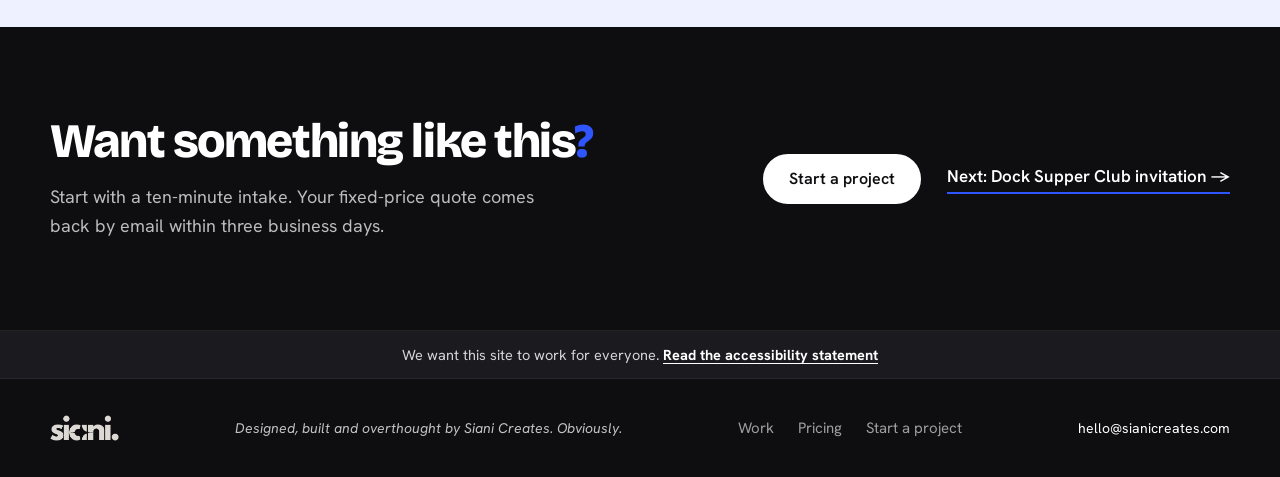
<file: work/dock/index.html>
<!DOCTYPE html>
<html lang="en">
<head>
<meta charset="utf-8">
<meta name="viewport" content="width=device-width, initial-scale=1">
<title>Dock case study | Siani Creates</title>
<meta name="description" content="A brand site that builds a guest list before the first event.">
<meta property="og:type" content="website">
<meta property="og:site_name" content="Siani Creates">
<meta property="og:title" content="Dock case study | Siani Creates">
<meta property="og:description" content="A brand site that builds a guest list before the first event.">
<meta property="og:url" content="https://sianicreates.com/work/dock/">
<meta property="og:image" content="https://sianicreates.com/assets/img/og.png">
<meta property="og:image:width" content="1200">
<meta property="og:image:height" content="630">
<meta property="og:image:alt" content="The Siani Creates S. mark">
<meta name="twitter:card" content="summary_large_image">
<meta name="twitter:image" content="https://sianicreates.com/assets/img/og.png">
<link rel="icon" href="../../favicon.ico?v=f43d9d8d" sizes="any">
<link rel="icon" type="image/png" sizes="32x32" href="../../assets/img/favicon-32.png?v=b3866159">
<link rel="apple-touch-icon" href="../../assets/img/apple-touch-icon.png?v=f8f52bd4">
<link rel="preconnect" href="https://fonts.googleapis.com">
<link rel="preconnect" href="https://fonts.gstatic.com" crossorigin>
<link href="https://fonts.googleapis.com/css2?family=Bricolage+Grotesque:opsz,wght@12..96,500;12..96,700;12..96,800&family=Hanken+Grotesk:wght@400;500;600&display=swap" rel="stylesheet">
<link rel="stylesheet" href="../../styles.css?v=424aba04">
</head>
<body>
<a class="skip" href="#main">Skip to content</a>

<header class="nav" id="top">
  <div class="wrap nav__in">
    <a class="nav__logo" href="../../" aria-label="Siani Creates home"><img src="../../assets/img/siani-creates.png?v=57c5dc8a" alt="Siani Creates" width="96" height="36"></a>
    <nav class="nav__links" aria-label="Main">
      <a href="../">Work</a>
      <a href="../../#services">Services</a>
      <a href="../../#pricing">Pricing</a>
      <a href="../../#process">Process</a>
      <a href="../../#about">About</a>
    </nav>
    <a class="btn btn--sm" href="../../start/">Start a project</a>
  </div>
</header>

<main id="main">
<article class="cs">
  <section class="cs-hero">
    <div class="wrap">
      <a class="cs-back" href="../">← All work</a>
      <p class="card__meta">Waterfront social club · Chesapeake Bay</p>
      <h1>Dock<i class="dot">.</i></h1>
      <p class="cs-lead">A brand site that builds a guest list before the first event.</p>
      <div class="cs-links"><a class="btn" href="https://thedock.life" target="_blank" rel="noopener">Visit thedock.life</a><ul class="tags"><li>Brand site</li><li>Guest list</li><li>Editorial</li></ul></div>
      <figure class="frame cs-shot"><span class="bar"><i></i><i></i><i></i><b>thedock.life</b></span><img src="../../assets/img/work/dock-desk.jpg?v=6c1cb564" alt="Dock homepage on a laptop" width="1440" height="900"></figure>
    </div>
  </section>

  <section class="cs-ask">
    <div class="wrap cs-ask__in">
      <div>
        <h2>The ask<i class="dot">.</i></h2>
        <p>Dock is a waterfront social club on the Chesapeake, starting with a supper club. Before the first table was set, it needed a home that felt like being on the water and a way to start gathering people.</p>
      </div>
      <dl class="glance">
        <div><dt>Client</dt><dd>Waterfront social club</dd></div>
        <div><dt>Where</dt><dd>Chesapeake Bay</dd></div>
        <div><dt>Site type</dt><dd>The Hello</dd></div>
        <div><dt>Status</dt><dd>Live</dd></div>
      </dl>
    </div>
  </section>

  <section class="cs-built">
    <div class="wrap">
      <h2>What I built<i class="dot">.</i></h2>
      <div class="built"><div class="built__item"><h3>The light</h3><p>The page reads the real time of day on the Chesapeake and shifts to match, from sunrise to night water.</p></div><div class="built__item"><h3>Guest list</h3><p>Signup with a confirmation email, plus a welcome text for guests who opt in.</p></div><div class="built__item"><h3>Stories</h3><p>&quot;Stories from these waters,&quot; a history series with a linked source behind every fact.</p></div><div class="built__item"><h3>The mark</h3><p>The hand-drawn wave and dot carried through the whole site.</p></div></div>
      
    </div>
  </section>

  <section class="cs-phone">
    <div class="wrap cs-phone__in">
      <figure class="phone"><img src="../../assets/img/work/dock-mob.jpg?v=f270c95b" alt="Dock on a phone" loading="lazy" width="600" height="1260"></figure>
      <div>
        <h2>Built for phones first<i class="dot">.</i></h2>
        <p>The opening greets phone visitors with the current time on the water before anything else.</p>
        <h2 class="cs-phone__h2">Behind the scenes<i class="dot">.</i></h2>
        <ol class="behind"><li><h3>Someone joins the guest list</h3><p>They land on the list, get a confirmation email, and get a welcome text only if they said yes to texts.</p></li><li><h3>A new story goes up</h3><p>Each fact links to its source, so readers can check the history for themselves.</p></li></ol>
      </div>
    </div>
  </section>

  <section class="cs-cta">
    <div class="wrap cs-cta__in">
      <div>
        <h2>Want something like this<i class="dot">?</i></h2>
        <p>Start with a ten-minute intake. Your fixed-price quote comes back by email within three business days.</p>
      </div>
      <div class="cs-cta__btns">
        <a class="btn btn--light" href="../../start/?tier=The%20Hello">Start a project</a>
        <a class="link link--light" href="../invite/">Next: Dock Supper Club invitation →</a>
      </div>
    </div>
  </section>
</article>
</main>

<footer class="foot">
  <div class="foot__a11y"><p class="wrap">We want this site to work for everyone. <a href="../../accessibility.html">Read the accessibility statement</a></p></div>
  <div class="wrap foot__in">
    <img src="../../assets/img/siani-creates.png?v=57c5dc8a" alt="Siani Creates" width="80" height="30">
    <p class="foot__credit">Designed, built and overthought by Siani Creates. Obviously.</p>
    <nav class="foot__links" aria-label="Footer"><a href="../">Work</a><a href="../../#pricing">Pricing</a><a href="../../start/">Start a project</a></nav>
    <p class="foot__small"><a href="mailto:hello@sianicreates.com">hello@sianicreates.com</a></p>
  </div>
</footer>

<script src="../../script.js?v=b6b7b0fb"></script>
</body>
</html>
</file>
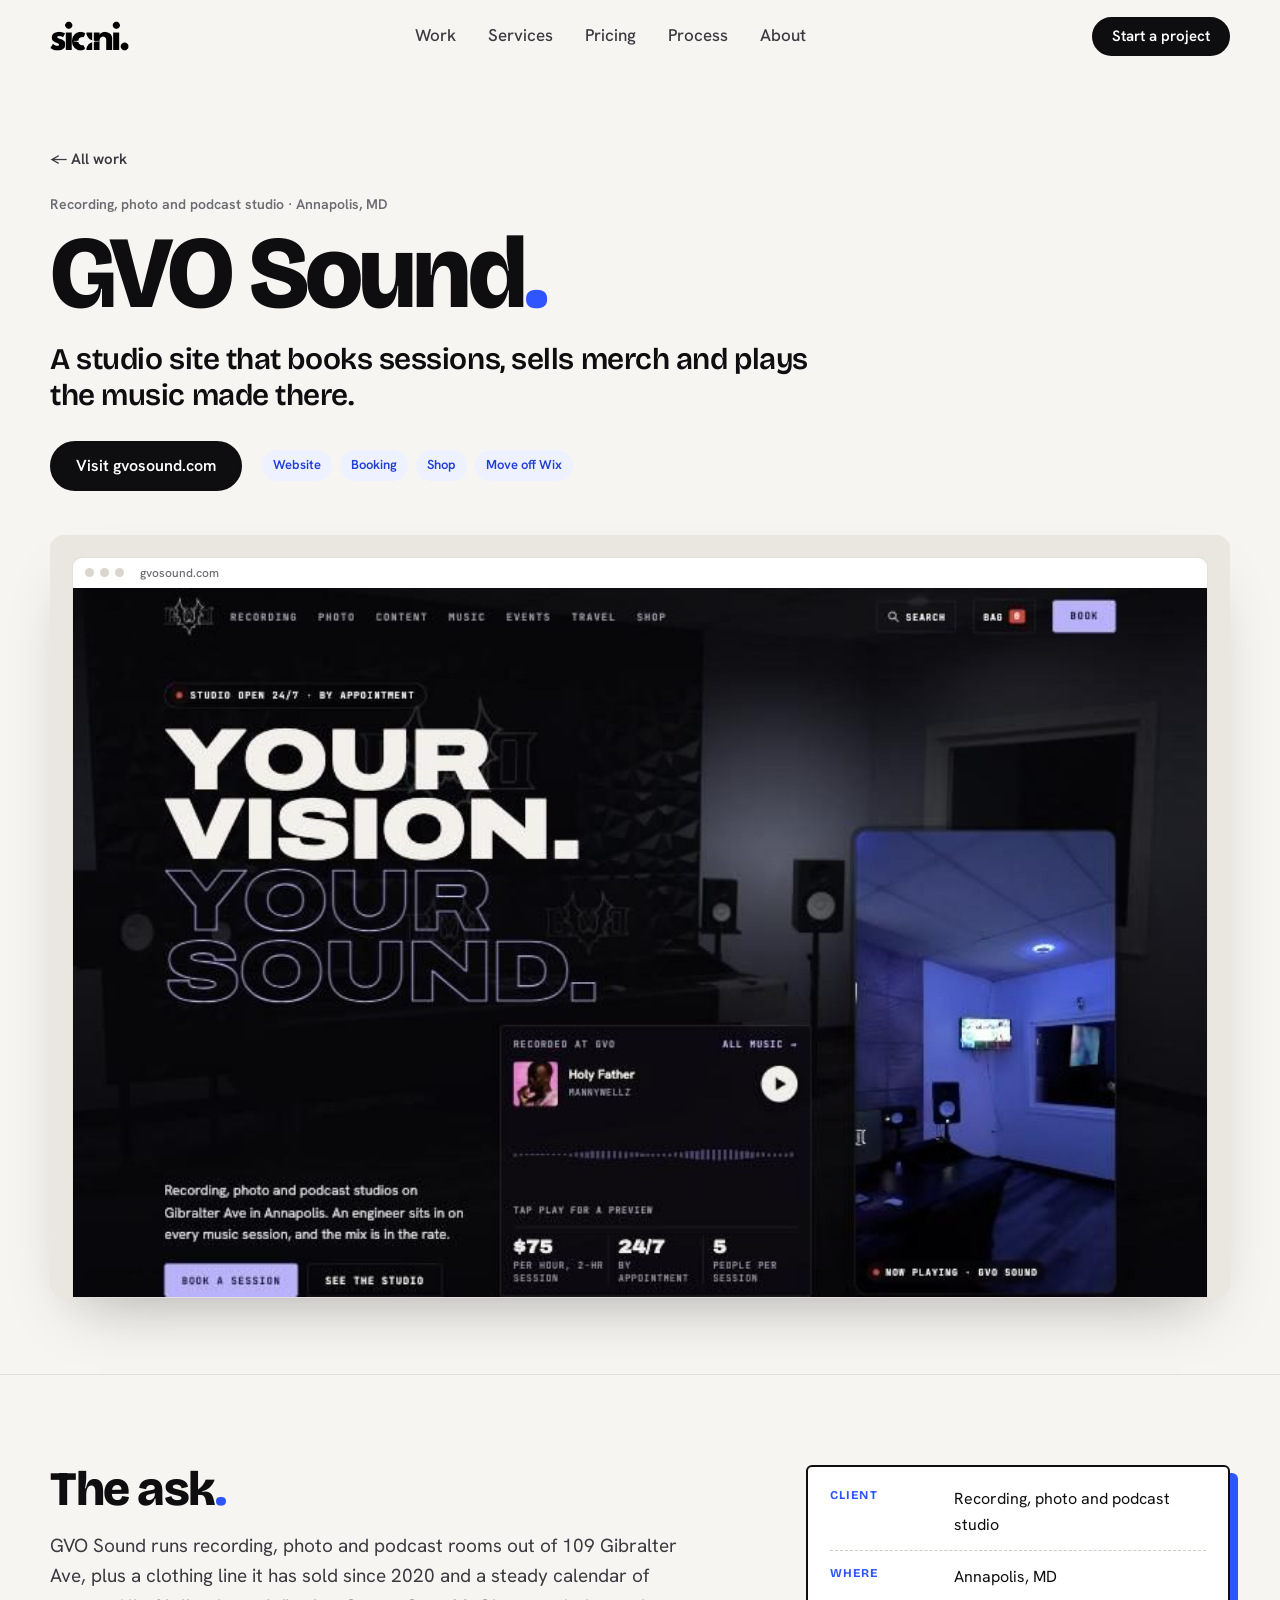
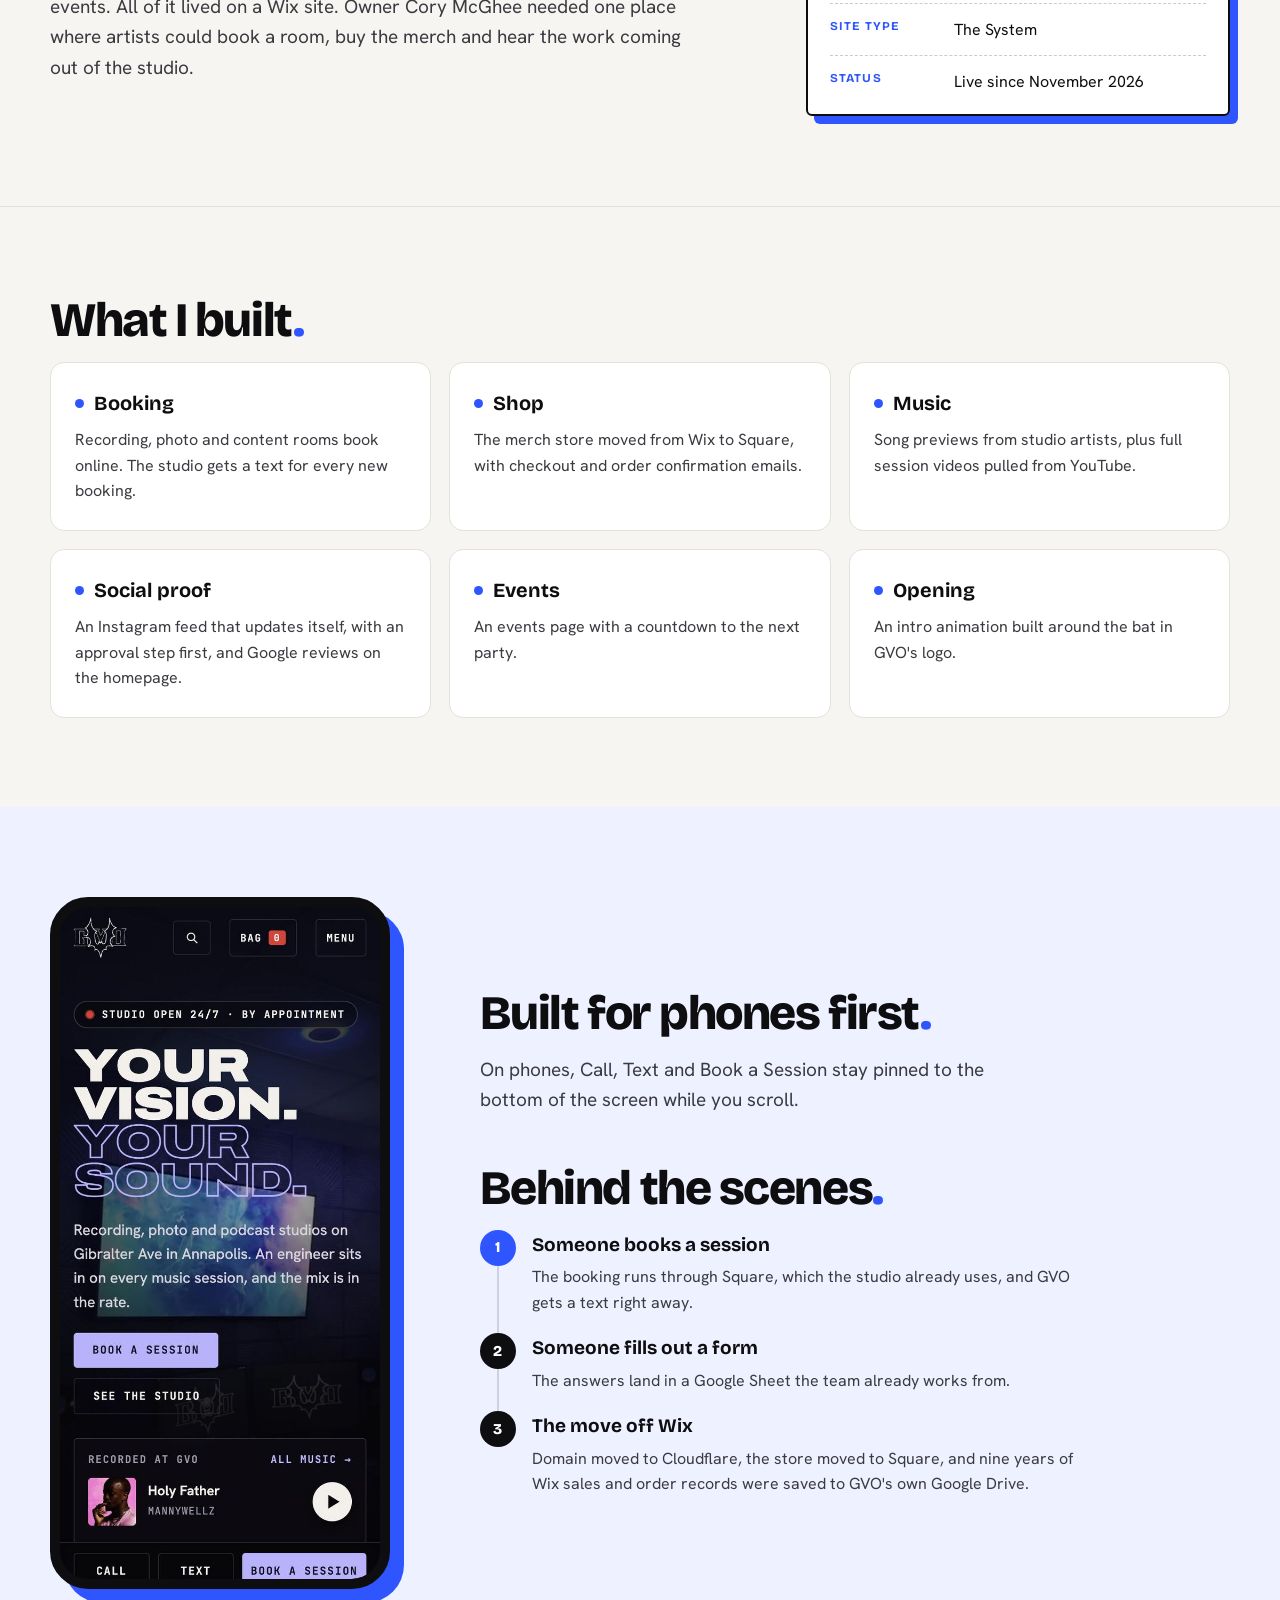
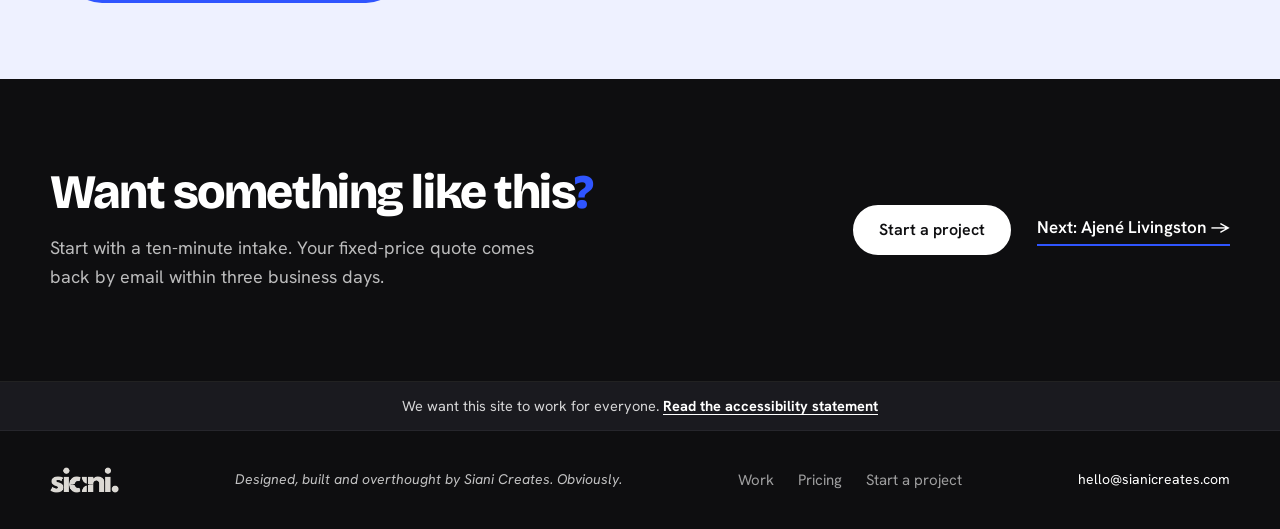
<file: work/gvo/index.html>
<!DOCTYPE html>
<html lang="en">
<head>
<meta charset="utf-8">
<meta name="viewport" content="width=device-width, initial-scale=1">
<title>GVO Sound case study | Siani Creates</title>
<meta name="description" content="A studio site that books sessions, sells merch and plays the music made there.">
<meta property="og:type" content="website">
<meta property="og:site_name" content="Siani Creates">
<meta property="og:title" content="GVO Sound case study | Siani Creates">
<meta property="og:description" content="A studio site that books sessions, sells merch and plays the music made there.">
<meta property="og:url" content="https://sianicreates.com/work/gvo/">
<meta property="og:image" content="https://sianicreates.com/assets/img/og.png">
<meta property="og:image:width" content="1200">
<meta property="og:image:height" content="630">
<meta property="og:image:alt" content="The Siani Creates S. mark">
<meta name="twitter:card" content="summary_large_image">
<meta name="twitter:image" content="https://sianicreates.com/assets/img/og.png">
<link rel="icon" href="../../favicon.ico?v=f43d9d8d" sizes="any">
<link rel="icon" type="image/png" sizes="32x32" href="../../assets/img/favicon-32.png?v=b3866159">
<link rel="apple-touch-icon" href="../../assets/img/apple-touch-icon.png?v=f8f52bd4">
<link rel="preconnect" href="https://fonts.googleapis.com">
<link rel="preconnect" href="https://fonts.gstatic.com" crossorigin>
<link href="https://fonts.googleapis.com/css2?family=Bricolage+Grotesque:opsz,wght@12..96,500;12..96,700;12..96,800&family=Hanken+Grotesk:wght@400;500;600&display=swap" rel="stylesheet">
<link rel="stylesheet" href="../../styles.css?v=424aba04">
</head>
<body>
<a class="skip" href="#main">Skip to content</a>

<header class="nav" id="top">
  <div class="wrap nav__in">
    <a class="nav__logo" href="../../" aria-label="Siani Creates home"><img src="../../assets/img/siani-creates.png?v=57c5dc8a" alt="Siani Creates" width="96" height="36"></a>
    <nav class="nav__links" aria-label="Main">
      <a href="../">Work</a>
      <a href="../../#services">Services</a>
      <a href="../../#pricing">Pricing</a>
      <a href="../../#process">Process</a>
      <a href="../../#about">About</a>
    </nav>
    <a class="btn btn--sm" href="../../start/">Start a project</a>
  </div>
</header>

<main id="main">
<article class="cs">
  <section class="cs-hero">
    <div class="wrap">
      <a class="cs-back" href="../">← All work</a>
      <p class="card__meta">Recording, photo and podcast studio · Annapolis, MD</p>
      <h1>GVO Sound<i class="dot">.</i></h1>
      <p class="cs-lead">A studio site that books sessions, sells merch and plays the music made there.</p>
      <div class="cs-links"><a class="btn" href="https://gvosound.com" target="_blank" rel="noopener">Visit gvosound.com</a><ul class="tags"><li>Website</li><li>Booking</li><li>Shop</li><li>Move off Wix</li></ul></div>
      <figure class="frame cs-shot"><span class="bar"><i></i><i></i><i></i><b>gvosound.com</b></span><img src="../../assets/img/work/gvo-desk.jpg?v=569a66fb" alt="GVO Sound homepage on a laptop" width="1440" height="900"></figure>
    </div>
  </section>

  <section class="cs-ask">
    <div class="wrap cs-ask__in">
      <div>
        <h2>The ask<i class="dot">.</i></h2>
        <p>GVO Sound runs recording, photo and podcast rooms out of 109 Gibralter Ave, plus a clothing line it has sold since 2020 and a steady calendar of events. All of it lived on a Wix site. Owner Cory McGhee needed one place where artists could book a room, buy the merch and hear the work coming out of the studio.</p>
      </div>
      <dl class="glance">
        <div><dt>Client</dt><dd>Recording, photo and podcast studio</dd></div>
        <div><dt>Where</dt><dd>Annapolis, MD</dd></div>
        <div><dt>Site type</dt><dd>The System</dd></div>
        <div><dt>Status</dt><dd>Live since November 2026</dd></div>
      </dl>
    </div>
  </section>

  <section class="cs-built">
    <div class="wrap">
      <h2>What I built<i class="dot">.</i></h2>
      <div class="built"><div class="built__item"><h3>Booking</h3><p>Recording, photo and content rooms book online. The studio gets a text for every new booking.</p></div><div class="built__item"><h3>Shop</h3><p>The merch store moved from Wix to Square, with checkout and order confirmation emails.</p></div><div class="built__item"><h3>Music</h3><p>Song previews from studio artists, plus full session videos pulled from YouTube.</p></div><div class="built__item"><h3>Social proof</h3><p>An Instagram feed that updates itself, with an approval step first, and Google reviews on the homepage.</p></div><div class="built__item"><h3>Events</h3><p>An events page with a countdown to the next party.</p></div><div class="built__item"><h3>Opening</h3><p>An intro animation built around the bat in GVO&#x27;s logo.</p></div></div>
      
    </div>
  </section>

  <section class="cs-phone">
    <div class="wrap cs-phone__in">
      <figure class="phone"><img src="../../assets/img/work/gvo-mob.jpg?v=521a96ae" alt="GVO Sound on a phone" loading="lazy" width="600" height="1260"></figure>
      <div>
        <h2>Built for phones first<i class="dot">.</i></h2>
        <p>On phones, Call, Text and Book a Session stay pinned to the bottom of the screen while you scroll.</p>
        <h2 class="cs-phone__h2">Behind the scenes<i class="dot">.</i></h2>
        <ol class="behind"><li><h3>Someone books a session</h3><p>The booking runs through Square, which the studio already uses, and GVO gets a text right away.</p></li><li><h3>Someone fills out a form</h3><p>The answers land in a Google Sheet the team already works from.</p></li><li><h3>The move off Wix</h3><p>Domain moved to Cloudflare, the store moved to Square, and nine years of Wix sales and order records were saved to GVO&#x27;s own Google Drive.</p></li></ol>
      </div>
    </div>
  </section>

  <section class="cs-cta">
    <div class="wrap cs-cta__in">
      <div>
        <h2>Want something like this<i class="dot">?</i></h2>
        <p>Start with a ten-minute intake. Your fixed-price quote comes back by email within three business days.</p>
      </div>
      <div class="cs-cta__btns">
        <a class="btn btn--light" href="../../start/?tier=The%20System">Start a project</a>
        <a class="link link--light" href="../ajene/">Next: Ajené Livingston →</a>
      </div>
    </div>
  </section>
</article>
</main>

<footer class="foot">
  <div class="foot__a11y"><p class="wrap">We want this site to work for everyone. <a href="../../accessibility.html">Read the accessibility statement</a></p></div>
  <div class="wrap foot__in">
    <img src="../../assets/img/siani-creates.png?v=57c5dc8a" alt="Siani Creates" width="80" height="30">
    <p class="foot__credit">Designed, built and overthought by Siani Creates. Obviously.</p>
    <nav class="foot__links" aria-label="Footer"><a href="../">Work</a><a href="../../#pricing">Pricing</a><a href="../../start/">Start a project</a></nav>
    <p class="foot__small"><a href="mailto:hello@sianicreates.com">hello@sianicreates.com</a></p>
  </div>
</footer>

<script src="../../script.js?v=b6b7b0fb"></script>
</body>
</html>
</file>
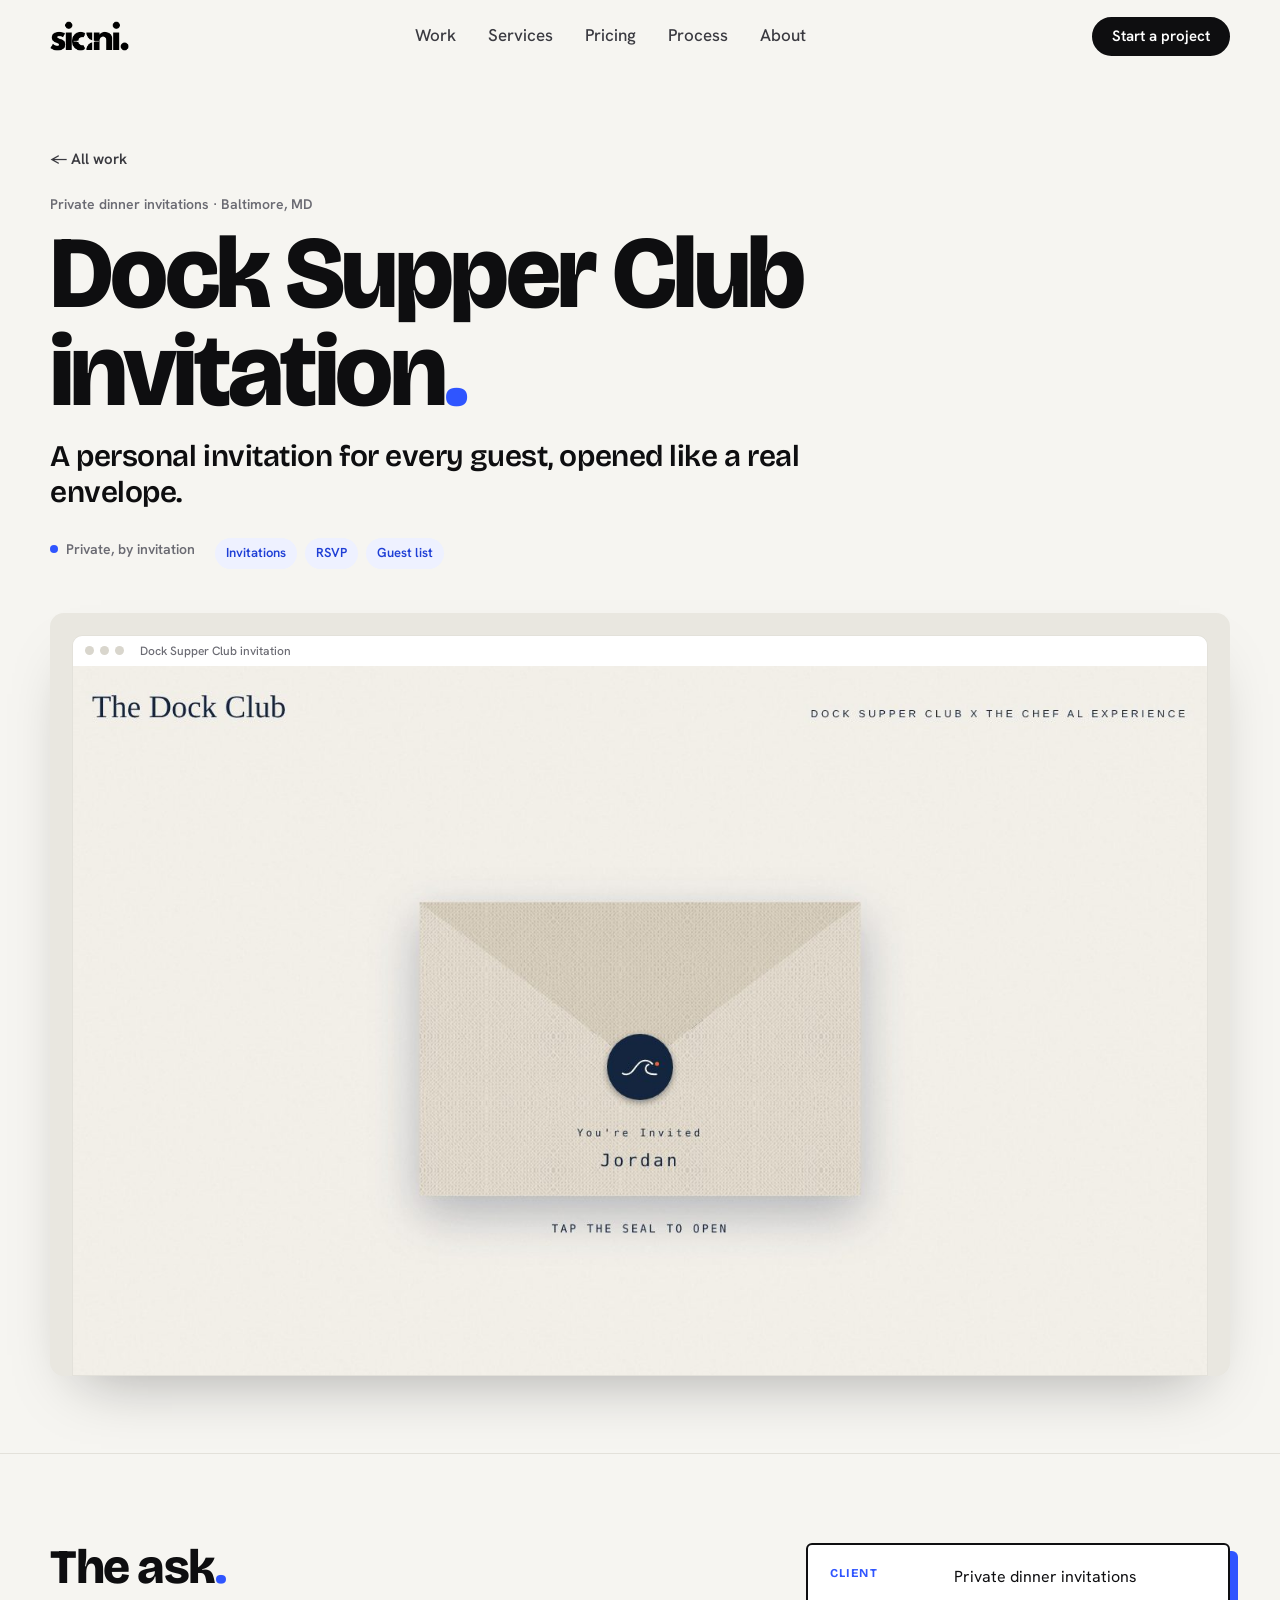
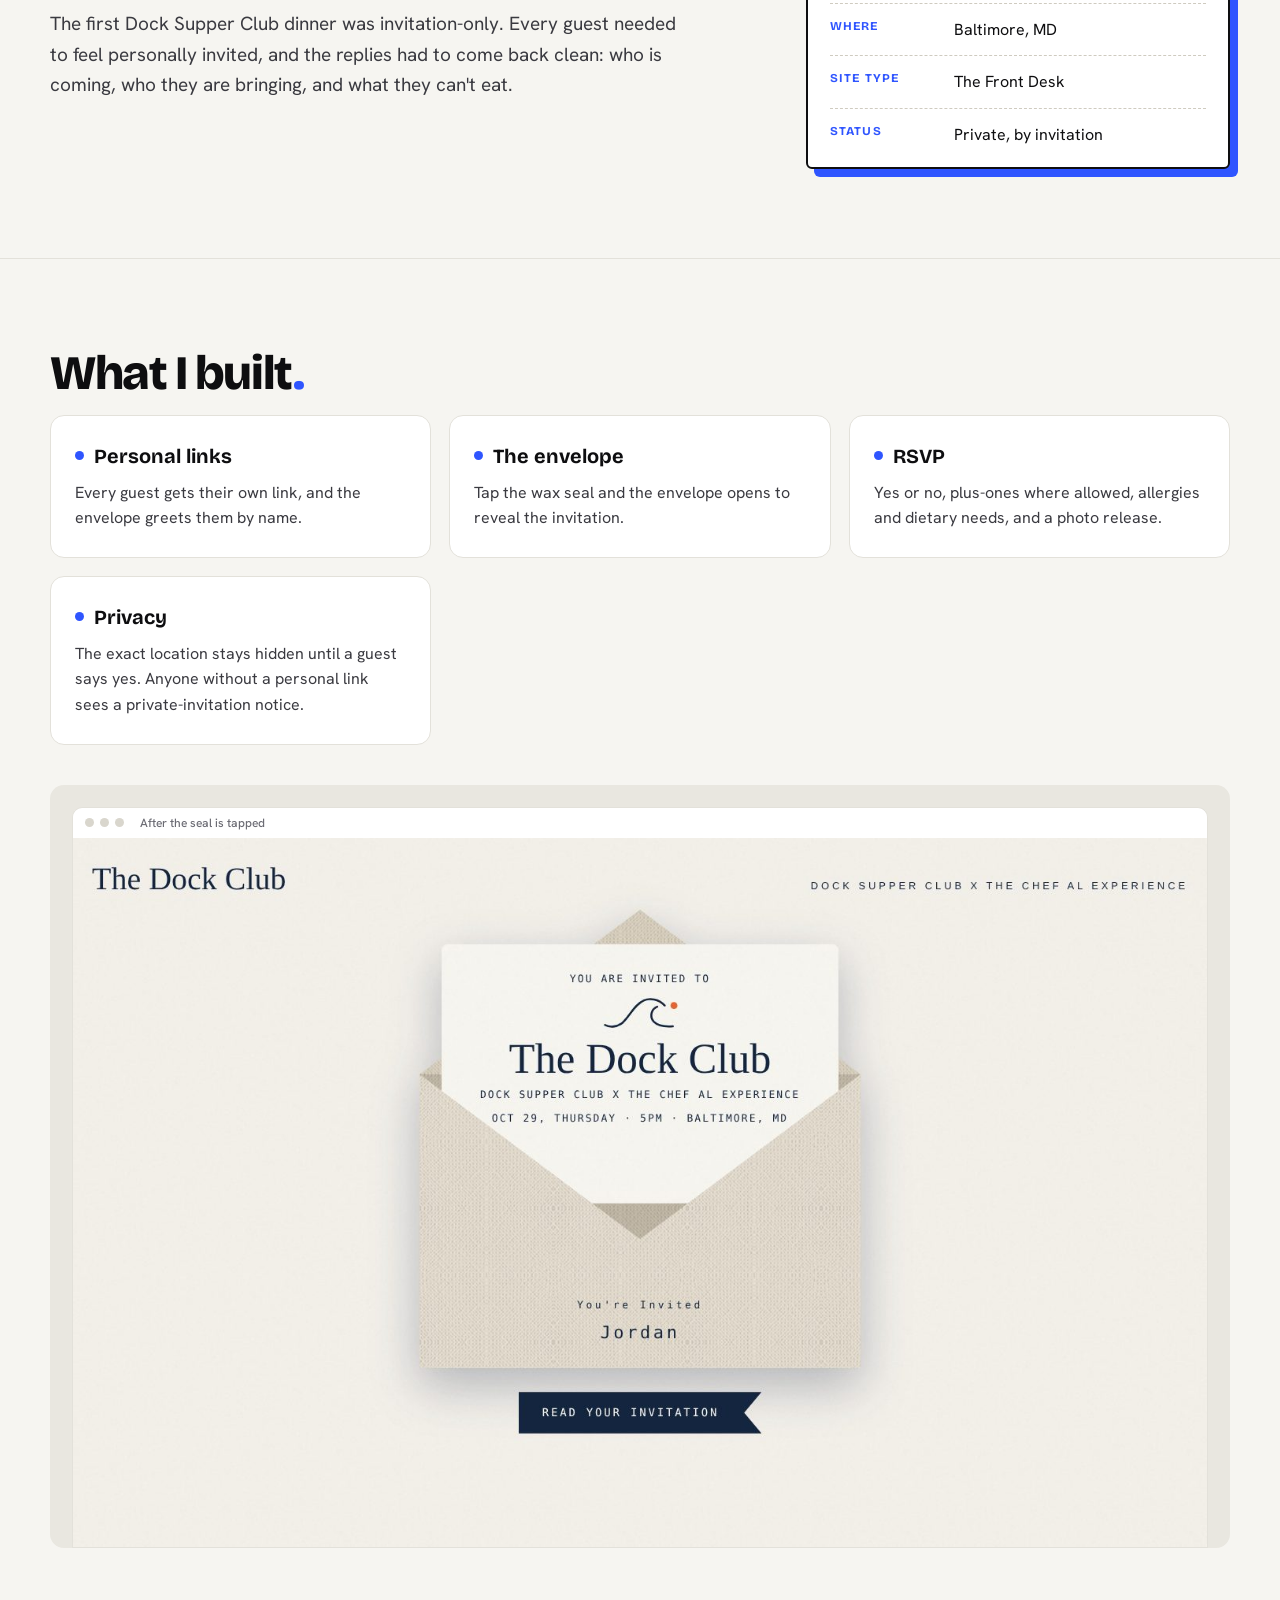
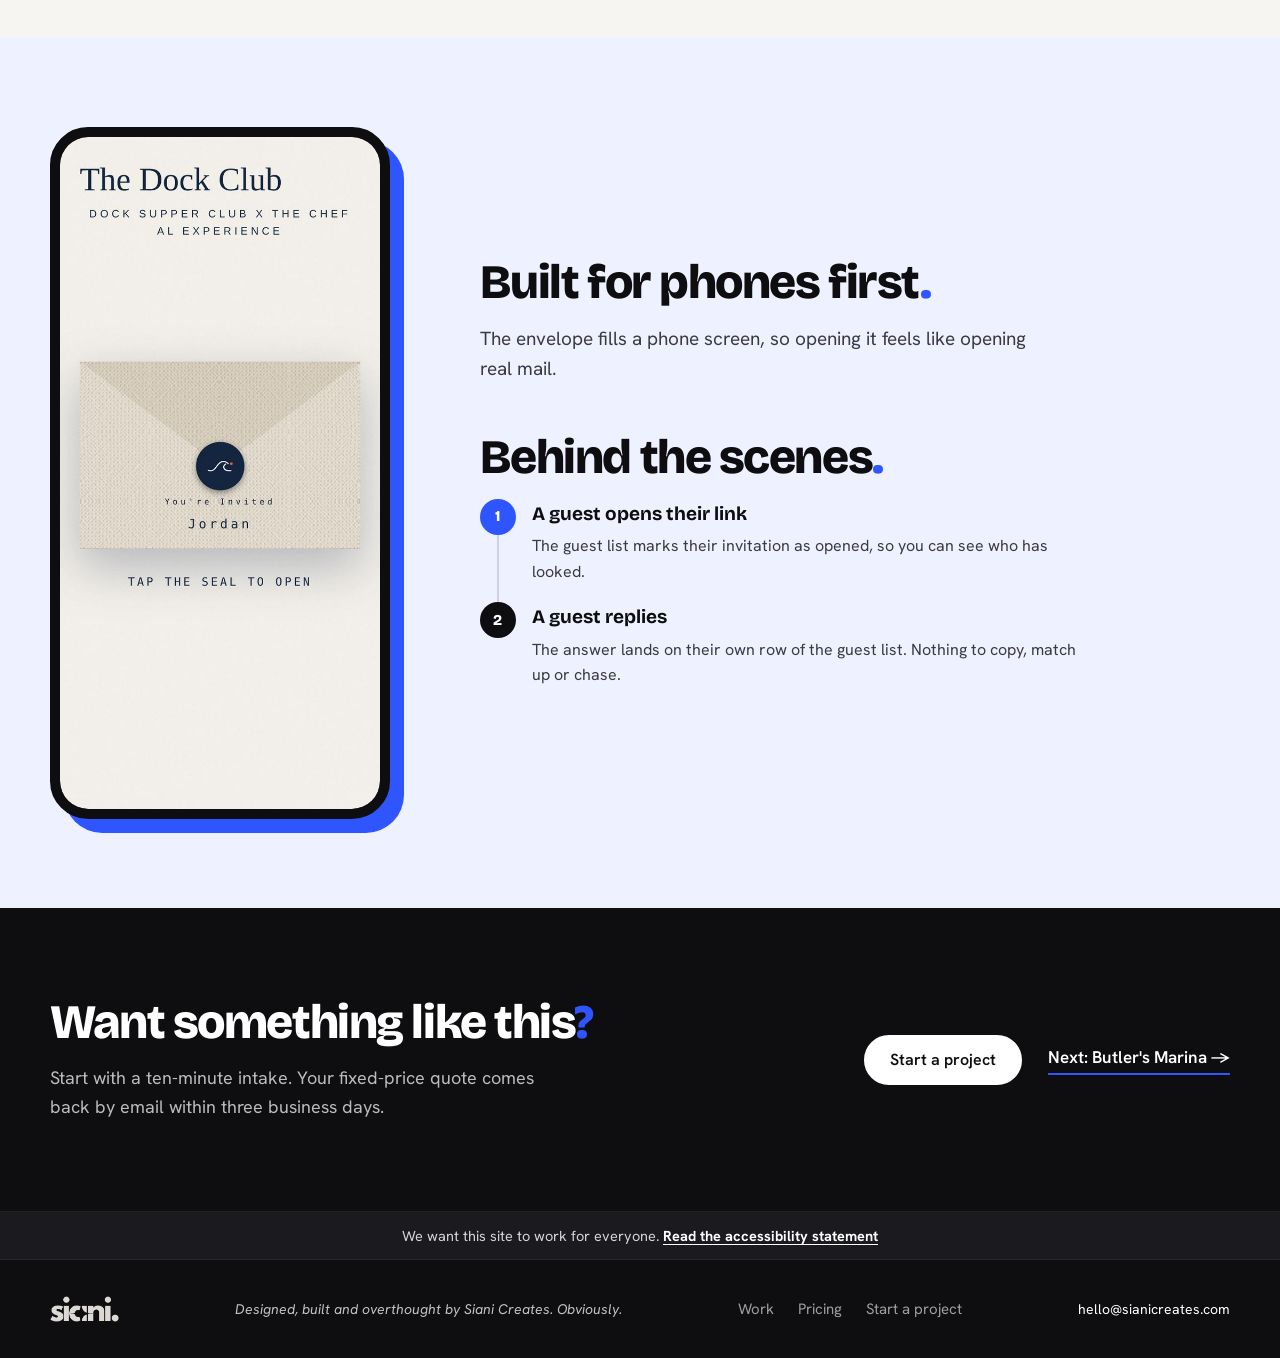
<file: work/invite/index.html>
<!DOCTYPE html>
<html lang="en">
<head>
<meta charset="utf-8">
<meta name="viewport" content="width=device-width, initial-scale=1">
<title>Dock Supper Club invitation case study | Siani Creates</title>
<meta name="description" content="A personal invitation for every guest, opened like a real envelope.">
<meta property="og:type" content="website">
<meta property="og:site_name" content="Siani Creates">
<meta property="og:title" content="Dock Supper Club invitation case study | Siani Creates">
<meta property="og:description" content="A personal invitation for every guest, opened like a real envelope.">
<meta property="og:url" content="https://sianicreates.com/work/invite/">
<meta property="og:image" content="https://sianicreates.com/assets/img/og.png">
<meta property="og:image:width" content="1200">
<meta property="og:image:height" content="630">
<meta property="og:image:alt" content="The Siani Creates S. mark">
<meta name="twitter:card" content="summary_large_image">
<meta name="twitter:image" content="https://sianicreates.com/assets/img/og.png">
<link rel="icon" href="../../favicon.ico?v=f43d9d8d" sizes="any">
<link rel="icon" type="image/png" sizes="32x32" href="../../assets/img/favicon-32.png?v=b3866159">
<link rel="apple-touch-icon" href="../../assets/img/apple-touch-icon.png?v=f8f52bd4">
<link rel="preconnect" href="https://fonts.googleapis.com">
<link rel="preconnect" href="https://fonts.gstatic.com" crossorigin>
<link href="https://fonts.googleapis.com/css2?family=Bricolage+Grotesque:opsz,wght@12..96,500;12..96,700;12..96,800&family=Hanken+Grotesk:wght@400;500;600&display=swap" rel="stylesheet">
<link rel="stylesheet" href="../../styles.css?v=424aba04">
</head>
<body>
<a class="skip" href="#main">Skip to content</a>

<header class="nav" id="top">
  <div class="wrap nav__in">
    <a class="nav__logo" href="../../" aria-label="Siani Creates home"><img src="../../assets/img/siani-creates.png?v=57c5dc8a" alt="Siani Creates" width="96" height="36"></a>
    <nav class="nav__links" aria-label="Main">
      <a href="../">Work</a>
      <a href="../../#services">Services</a>
      <a href="../../#pricing">Pricing</a>
      <a href="../../#process">Process</a>
      <a href="../../#about">About</a>
    </nav>
    <a class="btn btn--sm" href="../../start/">Start a project</a>
  </div>
</header>

<main id="main">
<article class="cs">
  <section class="cs-hero">
    <div class="wrap">
      <a class="cs-back" href="../">← All work</a>
      <p class="card__meta">Private dinner invitations · Baltimore, MD</p>
      <h1>Dock Supper Club invitation<i class="dot">.</i></h1>
      <p class="cs-lead">A personal invitation for every guest, opened like a real envelope.</p>
      <div class="cs-links"><span class="soon">Private, by invitation</span><ul class="tags"><li>Invitations</li><li>RSVP</li><li>Guest list</li></ul></div>
      <figure class="frame cs-shot"><span class="bar"><i></i><i></i><i></i><b>Dock Supper Club invitation</b></span><img src="../../assets/img/work/invite-desk.jpg?v=f6a10a89" alt="Dock Supper Club invitation homepage on a laptop" width="1440" height="900"></figure>
    </div>
  </section>

  <section class="cs-ask">
    <div class="wrap cs-ask__in">
      <div>
        <h2>The ask<i class="dot">.</i></h2>
        <p>The first Dock Supper Club dinner was invitation-only. Every guest needed to feel personally invited, and the replies had to come back clean: who is coming, who they are bringing, and what they can&#x27;t eat.</p>
      </div>
      <dl class="glance">
        <div><dt>Client</dt><dd>Private dinner invitations</dd></div>
        <div><dt>Where</dt><dd>Baltimore, MD</dd></div>
        <div><dt>Site type</dt><dd>The Front Desk</dd></div>
        <div><dt>Status</dt><dd>Private, by invitation</dd></div>
      </dl>
    </div>
  </section>

  <section class="cs-built">
    <div class="wrap">
      <h2>What I built<i class="dot">.</i></h2>
      <div class="built"><div class="built__item"><h3>Personal links</h3><p>Every guest gets their own link, and the envelope greets them by name.</p></div><div class="built__item"><h3>The envelope</h3><p>Tap the wax seal and the envelope opens to reveal the invitation.</p></div><div class="built__item"><h3>RSVP</h3><p>Yes or no, plus-ones where allowed, allergies and dietary needs, and a photo release.</p></div><div class="built__item"><h3>Privacy</h3><p>The exact location stays hidden until a guest says yes. Anyone without a personal link sees a private-invitation notice.</p></div></div>
      <figure class="cs-extra frame"><span class="bar"><i></i><i></i><i></i><b>After the seal is tapped</b></span><img src="../../assets/img/work/invite-open.jpg?v=5cd3a3c9" alt="The opened envelope with the invitation card" loading="lazy" width="1440" height="900"></figure>
    </div>
  </section>

  <section class="cs-phone">
    <div class="wrap cs-phone__in">
      <figure class="phone"><img src="../../assets/img/work/invite-mob.jpg?v=5769cbb5" alt="Dock Supper Club invitation on a phone" loading="lazy" width="600" height="1260"></figure>
      <div>
        <h2>Built for phones first<i class="dot">.</i></h2>
        <p>The envelope fills a phone screen, so opening it feels like opening real mail.</p>
        <h2 class="cs-phone__h2">Behind the scenes<i class="dot">.</i></h2>
        <ol class="behind"><li><h3>A guest opens their link</h3><p>The guest list marks their invitation as opened, so you can see who has looked.</p></li><li><h3>A guest replies</h3><p>The answer lands on their own row of the guest list. Nothing to copy, match up or chase.</p></li></ol>
      </div>
    </div>
  </section>

  <section class="cs-cta">
    <div class="wrap cs-cta__in">
      <div>
        <h2>Want something like this<i class="dot">?</i></h2>
        <p>Start with a ten-minute intake. Your fixed-price quote comes back by email within three business days.</p>
      </div>
      <div class="cs-cta__btns">
        <a class="btn btn--light" href="../../start/?tier=The%20Front%20Desk">Start a project</a>
        <a class="link link--light" href="../butlers/">Next: Butler's Marina →</a>
      </div>
    </div>
  </section>
</article>
</main>

<footer class="foot">
  <div class="foot__a11y"><p class="wrap">We want this site to work for everyone. <a href="../../accessibility.html">Read the accessibility statement</a></p></div>
  <div class="wrap foot__in">
    <img src="../../assets/img/siani-creates.png?v=57c5dc8a" alt="Siani Creates" width="80" height="30">
    <p class="foot__credit">Designed, built and overthought by Siani Creates. Obviously.</p>
    <nav class="foot__links" aria-label="Footer"><a href="../">Work</a><a href="../../#pricing">Pricing</a><a href="../../start/">Start a project</a></nav>
    <p class="foot__small"><a href="mailto:hello@sianicreates.com">hello@sianicreates.com</a></p>
  </div>
</footer>

<script src="../../script.js?v=b6b7b0fb"></script>
</body>
</html>
</file>
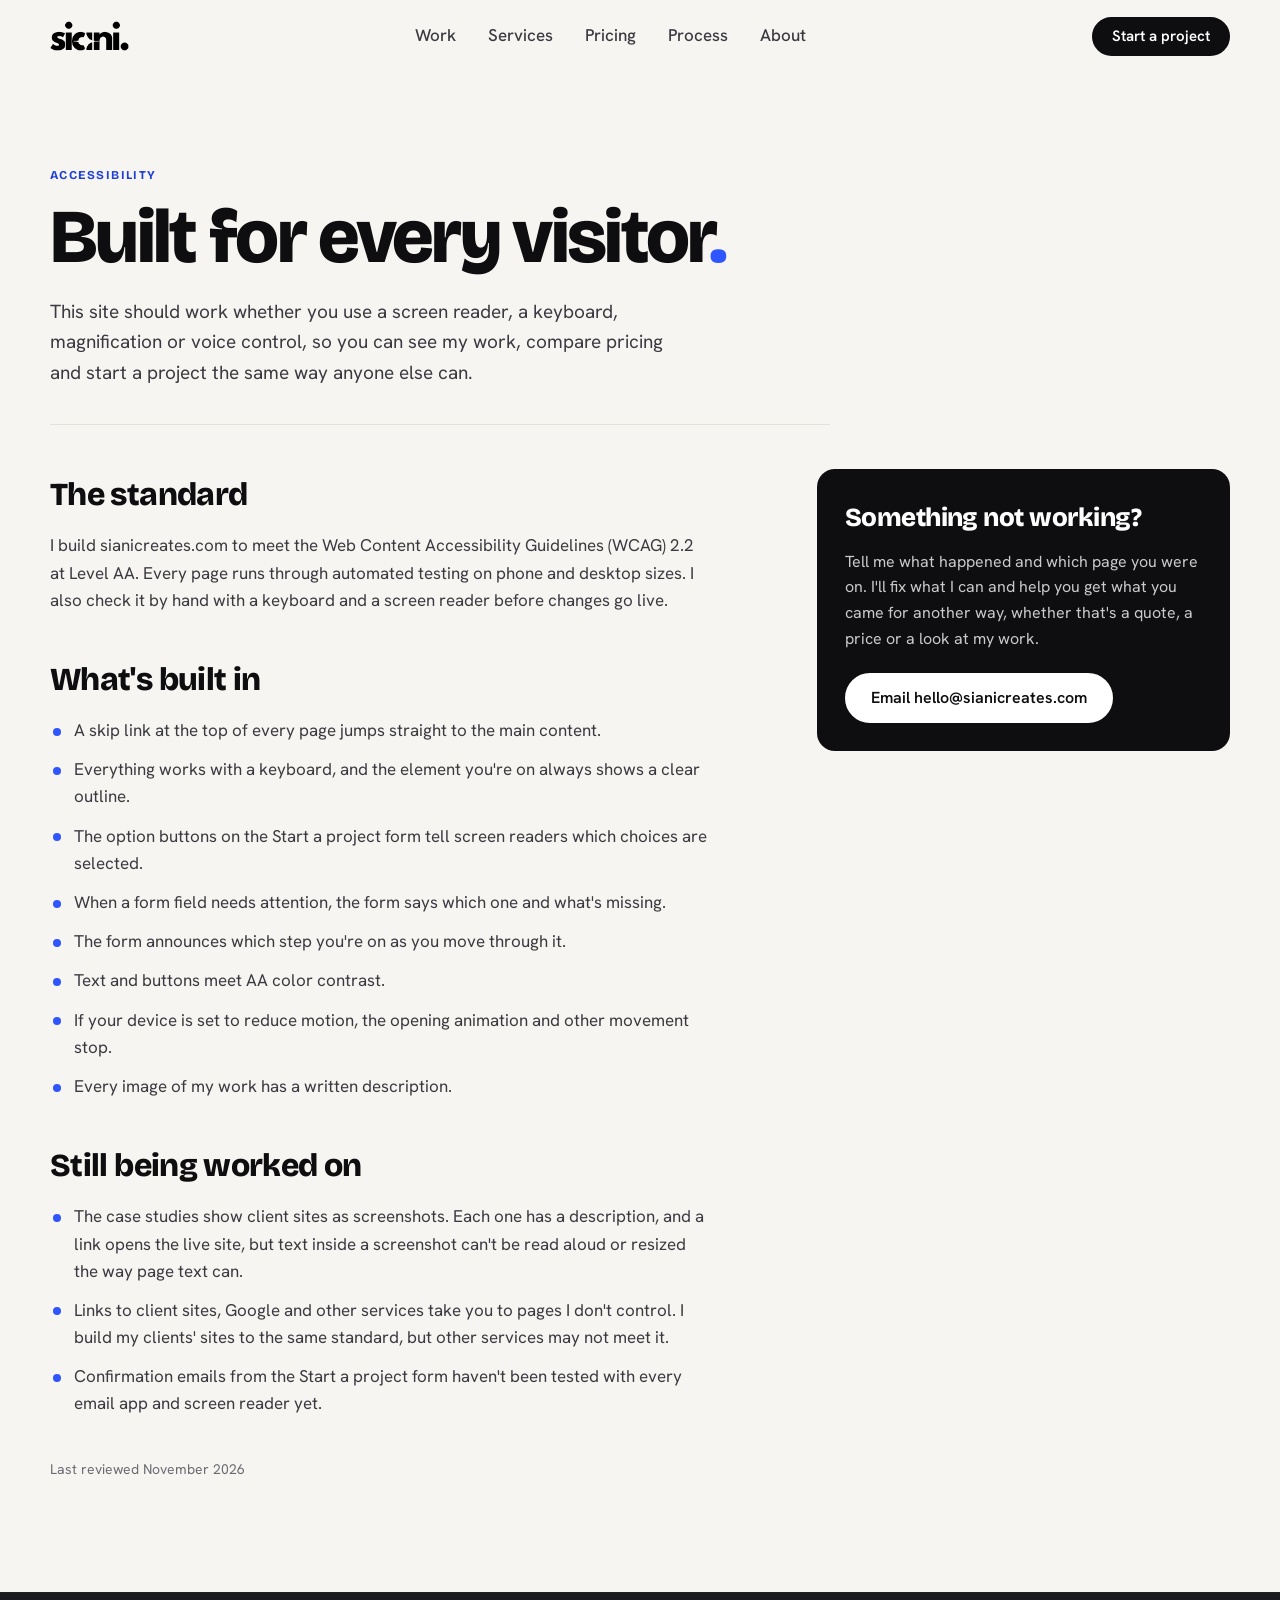
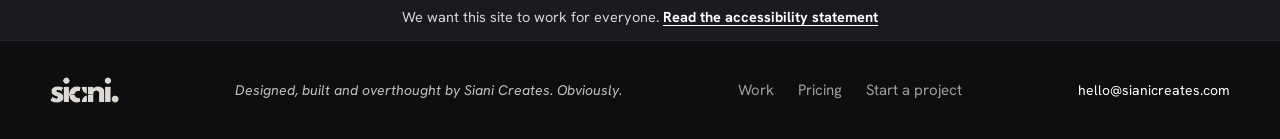
<file: accessibility.html>
<!DOCTYPE html>
<html lang="en">
<head>
<meta charset="utf-8">
<meta name="viewport" content="width=device-width, initial-scale=1">
<title>Accessibility | Siani Creates</title>
<meta name="description" content="How sianicreates.com is built to work with screen readers, keyboards, magnification and voice control, and how to reach me if something gets in your way.">
<meta property="og:type" content="website">
<meta property="og:site_name" content="Siani Creates">
<meta property="og:title" content="Accessibility | Siani Creates">
<meta property="og:description" content="How sianicreates.com is built to work for everyone, and how to reach me if something gets in your way.">
<meta property="og:url" content="https://sianicreates.com/accessibility.html">
<meta property="og:image" content="https://sianicreates.com/assets/img/og.png">
<meta property="og:image:width" content="1200">
<meta property="og:image:height" content="630">
<meta property="og:image:alt" content="The Siani Creates S. mark">
<meta name="twitter:card" content="summary_large_image">
<meta name="twitter:image" content="https://sianicreates.com/assets/img/og.png">
<link rel="icon" href="favicon.ico?v=f43d9d8d" sizes="any">
<link rel="icon" type="image/png" sizes="32x32" href="assets/img/favicon-32.png?v=b3866159">
<link rel="apple-touch-icon" href="assets/img/apple-touch-icon.png?v=f8f52bd4">
<link rel="preconnect" href="https://fonts.googleapis.com">
<link rel="preconnect" href="https://fonts.gstatic.com" crossorigin>
<link href="https://fonts.googleapis.com/css2?family=Bricolage+Grotesque:opsz,wght@12..96,500;12..96,700;12..96,800&family=Hanken+Grotesk:wght@400;500;600&display=swap" rel="stylesheet">
<link rel="stylesheet" href="styles.css?v=424aba04">
</head>
<body>
<a class="skip" href="#main">Skip to content</a>

<header class="nav" id="top">
  <div class="wrap nav__in">
    <a class="nav__logo" href="./" aria-label="Siani Creates home"><img src="assets/img/siani-creates.png?v=57c5dc8a" alt="Siani Creates" width="96" height="36"></a>
    <nav class="nav__links" aria-label="Main">
      <a href="work/">Work</a>
      <a href="./#services">Services</a>
      <a href="./#pricing">Pricing</a>
      <a href="./#process">Process</a>
      <a href="./#about">About</a>
    </nav>
    <a class="btn btn--sm" href="start/">Start a project</a>
  </div>
</header>

<main id="main">
<section class="a11y" aria-labelledby="a11y-h">
  <div class="wrap">
    <div class="a11y__hero">
      <p class="a11y__kicker">Accessibility</p>
      <h1 id="a11y-h">Built for every visitor<i class="dot">.</i></h1>
      <p class="a11y__lede">This site should work whether you use a screen reader, a keyboard, magnification or voice control, so you can see my work, compare pricing and start a project the same way anyone else can.</p>
    </div>

    <div class="a11y__grid">
      <div class="a11y__body">
        <h2>The standard</h2>
        <p>I build sianicreates.com to meet the Web Content Accessibility Guidelines (WCAG) 2.2 at Level AA. Every page runs through automated testing on phone and desktop sizes. I also check it by hand with a keyboard and a screen reader before changes go live.</p>

        <h2>What's built in</h2>
        <ul class="a11y__list">
          <li>A skip link at the top of every page jumps straight to the main content.</li>
          <li>Everything works with a keyboard, and the element you're on always shows a clear outline.</li>
          <li>The option buttons on the Start a project form tell screen readers which choices are selected.</li>
          <li>When a form field needs attention, the form says which one and what's missing.</li>
          <li>The form announces which step you're on as you move through it.</li>
          <li>Text and buttons meet AA color contrast.</li>
          <li>If your device is set to reduce motion, the opening animation and other movement stop.</li>
          <li>Every image of my work has a written description.</li>
        </ul>

        <h2>Still being worked on</h2>
        <ul class="a11y__list">
          <li>The case studies show client sites as screenshots. Each one has a description, and a link opens the live site, but text inside a screenshot can't be read aloud or resized the way page text can.</li>
          <li>Links to client sites, Google and other services take you to pages I don't control. I build my clients' sites to the same standard, but other services may not meet it.</li>
          <li>Confirmation emails from the Start a project form haven't been tested with every email app and screen reader yet.</li>
        </ul>

        <p class="a11y__reviewed">Last reviewed November 2026</p>
      </div>

      <aside class="a11y__panel" aria-labelledby="help-h">
        <h2 id="help-h">Something not working?</h2>
        <p>Tell me what happened and which page you were on. I'll fix what I can and help you get what you came for another way, whether that's a quote, a price or a look at my work.</p>
        <a class="btn btn--light" href="mailto:hello@sianicreates.com?subject=Accessibility%20on%20sianicreates.com">Email hello@sianicreates.com</a>
      </aside>
    </div>
  </div>
</section>
</main>

<footer class="foot">
  <div class="foot__a11y"><p class="wrap">We want this site to work for everyone. <a href="accessibility.html" aria-current="page">Read the accessibility statement</a></p></div>
  <div class="wrap foot__in">
    <img src="assets/img/siani-creates.png?v=57c5dc8a" alt="Siani Creates" width="80" height="30">
    <p class="foot__credit">Designed, built and overthought by Siani Creates. Obviously.</p>
    <nav class="foot__links" aria-label="Footer"><a href="work/">Work</a><a href="./#pricing">Pricing</a><a href="start/">Start a project</a></nav>
    <p class="foot__small"><a href="mailto:hello@sianicreates.com">hello@sianicreates.com</a></p>
  </div>
</footer>

<script src="script.js?v=b6b7b0fb"></script>
</body>
</html>
</file>
<file: styles.css>
:root{
  --ink:#0E0E10;
  --ink-2:#3A3A40;
  --mute:#6B6B73;
  --paper:#F6F5F1;
  --card:#FFFFFF;
  --line:#E3E1DA;
  --blue:#2F55FF;
  --blue-ink:#1F3FD6;
  --display:"Bricolage Grotesque",system-ui,sans-serif;
  --body:"Hanken Grotesk",system-ui,sans-serif;
  --r:14px;
}
[hidden]{display:none!important}
*{box-sizing:border-box;margin:0;padding:0}
html{scroll-behavior:smooth;scroll-padding-top:84px}
@media (prefers-reduced-motion:reduce){html{scroll-behavior:auto}*{animation:none!important;transition:none!important}}
body{font-family:var(--body);font-size:17px;line-height:1.6;color:var(--ink);background:var(--paper);-webkit-font-smoothing:antialiased}
img{display:block;max-width:100%;height:auto}
a{color:inherit}
.wrap{width:min(1180px,100% - 48px);margin-inline:auto}
.skip{position:absolute;left:-999px;top:8px;background:var(--ink);color:#fff;padding:8px 14px;border-radius:8px;z-index:99}
.skip:focus{left:8px}
:focus-visible{outline:3px solid var(--blue);outline-offset:3px;border-radius:6px}
.dot{font-style:normal;color:var(--blue)}

/* buttons */
.btn{display:inline-flex;align-items:center;gap:8px;font:600 16px/1 var(--body);padding:15px 24px;border-radius:999px;border:2px solid var(--ink);background:var(--ink);color:#fff;text-decoration:none;cursor:pointer;transition:background .2s,border-color .2s,transform .2s}
.btn:hover{background:var(--blue);border-color:var(--blue);transform:translateY(-1px)}
.btn--sm{padding:10px 18px;font-size:15px}
.btn--light{background:#fff;color:var(--ink);border-color:#fff}
.btn--light:hover{background:var(--blue);border-color:var(--blue);color:#fff}
.btn--ghost{background:transparent;color:#fff;border-color:rgba(255,255,255,.35)}
.btn--ghost:hover{background:rgba(255,255,255,.08);border-color:#fff}
.link{font-weight:600;text-decoration:none;border-bottom:2px solid var(--blue);padding-bottom:2px;transition:color .2s}
.link:hover{color:var(--blue)}

/* nav */
.nav{position:sticky;top:0;z-index:20;background:rgba(246,245,241,.86);backdrop-filter:blur(12px);-webkit-backdrop-filter:blur(12px);border-bottom:1px solid transparent;transition:border-color .2s}
.nav.is-scrolled{border-bottom-color:var(--line)}
.nav__in{display:flex;align-items:center;justify-content:space-between;height:72px;gap:24px}
.nav__logo img{height:30px;width:auto;filter:brightness(0)}
.nav__links{display:flex;gap:32px}
.nav__links a{text-decoration:none;font-weight:500;color:var(--ink-2)}
.nav__links a:hover{color:var(--blue)}
@media (max-width:760px){.nav__links{display:none}}

/* hero */
.hero{padding:clamp(56px,10vw,120px) 0 clamp(64px,9vw,112px)}
.eyebrow{font-weight:600;font-size:14px;letter-spacing:.08em;text-transform:uppercase;color:var(--mute);margin-bottom:28px}
.hero__title{font-family:var(--display);font-weight:800;font-size:clamp(40px,7.2vw,104px);line-height:.95;letter-spacing:-.035em}
.hero__title .line{display:block;opacity:0;transform:translateY(24px);animation:rise .8s cubic-bezier(.2,.7,.2,1) forwards}
.hero__title .line:nth-child(2){animation-delay:.14s;color:var(--ink-2)}
.hero__title .line:nth-child(3){animation-delay:.28s}
@keyframes rise{to{opacity:1;transform:none}}
.hero__foot{display:flex;justify-content:space-between;align-items:flex-end;gap:40px;margin-top:clamp(36px,5vw,64px);flex-wrap:wrap}
.hero__lede{max-width:560px;font-size:19px;color:var(--ink-2)}
.hero__ctas{display:flex;align-items:center;gap:28px}

/* section heads */
.sec-head{display:flex;justify-content:space-between;align-items:baseline;gap:24px;flex-wrap:wrap;margin-bottom:44px;padding-bottom:20px;border-bottom:1px solid var(--line)}
.sec-head h2,.sec-head h1,.own h2,.about h2{font-family:var(--display);font-weight:800;font-size:clamp(36px,5vw,60px);line-height:1;letter-spacing:-.03em}
.sec-head p{color:var(--mute);max-width:420px}
.sec-head--light{border-bottom-color:rgba(255,255,255,.14)}
.sec-head--light p{color:rgba(255,255,255,.65)}

/* work */
.work{padding:clamp(64px,8vw,112px) 0}
.cards{display:grid;grid-template-columns:1fr 1fr;gap:28px}
.card{background:var(--card);border:1px solid var(--line);border-radius:var(--r);overflow:hidden;display:flex;flex-direction:column;transition:transform .3s,box-shadow .3s}
.card:hover{transform:translateY(-4px);box-shadow:0 18px 40px -18px rgba(14,14,16,.25)}
.card--wide{grid-column:1/-1;display:grid;grid-template-columns:1.35fr 1fr}
.card--flip .card__shot{order:2}
.card__shot{display:block;background:#E9E7E0;padding:18px 18px 0;text-decoration:none;overflow:hidden}
.card--wide .card__shot{padding:24px 24px 0}
.bar{display:flex;align-items:center;gap:6px;background:#fff;border-radius:10px 10px 0 0;padding:9px 12px;border:1px solid var(--line);border-bottom:0}
.bar i{width:9px;height:9px;border-radius:50%;background:#D9D6CD}
.bar b{font:500 12px/1 var(--body);color:var(--mute);margin-left:10px}
.card__shot img{width:100%;aspect-ratio:16/10;object-fit:cover;object-position:top;border:1px solid var(--line);border-top:0;transition:transform .6s cubic-bezier(.2,.7,.2,1)}
.card:hover .card__shot img{transform:scale(1.015)}
.card__body{padding:28px 30px 32px;display:flex;flex-direction:column;gap:12px}
.card--wide .card__body{padding:40px;justify-content:center}
.card__meta{font-size:14px;font-weight:600;color:var(--mute)}
.card h3{font-family:var(--display);font-weight:700;font-size:30px;line-height:1.05;letter-spacing:-.02em}
.card p:not(.card__meta){color:var(--ink-2)}
.card__lead{font-family:var(--display);font-weight:600;font-size:19px;line-height:1.3;color:var(--ink)!important;letter-spacing:-.01em}
.feats{list-style:none;display:flex;flex-direction:column;gap:7px;margin:4px 0 10px}
.feats li{position:relative;padding-left:22px;font-size:15.5px;color:var(--ink-2);line-height:1.45}
.feats li::before{content:"";position:absolute;left:2px;top:.5em;width:8px;height:8px;border-radius:50%;background:var(--blue)}
.tags{display:flex;flex-wrap:wrap;gap:8px;list-style:none;margin:4px 0 8px}
.tags li{font-size:13px;font-weight:600;padding:5px 11px;border-radius:999px;background:#EEF1FF;color:var(--blue-ink)}
.card .link{align-self:flex-start}
.soon{align-self:flex-start;font-size:14px;font-weight:600;color:var(--mute);display:inline-flex;align-items:center;gap:8px}
.soon::before{content:"";width:8px;height:8px;border-radius:50%;background:var(--blue);animation:pulse 1.8s infinite}
@keyframes pulse{50%{opacity:.3}}
@media (max-width:900px){.cards{grid-template-columns:1fr}.card--wide{grid-template-columns:1fr}.card--flip .card__shot{order:0}.card--wide .card__body{padding:28px 30px 32px}}

/* services */
.services{padding:clamp(64px,8vw,112px) 0;border-top:1px solid var(--line)}
.svc{display:grid;grid-template-columns:1.4fr 1fr 1fr 1fr;gap:0;border:1px solid var(--line);border-radius:var(--r);background:var(--card);overflow:hidden}
.svc__item{padding:32px 28px;border-left:1px solid var(--line)}
.svc__item:first-child{border-left:0}
.svc__item--lead{background:var(--ink);color:#fff}
.svc__item--lead p{color:rgba(255,255,255,.75)!important}
.svc h3{font-family:var(--display);font-weight:700;font-size:24px;letter-spacing:-.015em;margin:18px 0 10px}
.svc p{color:var(--ink-2);font-size:16px}
.svc__note{margin-top:22px;color:var(--mute);font-size:16px}
@media (max-width:980px){.svc{grid-template-columns:1fr 1fr}.svc__item:nth-child(3){border-left:0}.svc__item:nth-child(n+3){border-top:1px solid var(--line)}}
@media (max-width:560px){.svc{grid-template-columns:1fr}.svc__item{border-left:0!important}.svc__item+.svc__item{border-top:1px solid var(--line)}}

/* pricing */
.pricing{padding:clamp(64px,8vw,112px) 0;border-top:1px solid var(--line)}
.price-head{text-align:center;max-width:640px;margin:0 auto 52px}
.price-head h2{font-family:var(--display);font-weight:800;font-size:clamp(36px,5vw,60px);line-height:1;letter-spacing:-.03em;margin:16px 0 14px}
.price-head__sub{font-size:18px;color:var(--ink-2)}
.pill{display:inline-block;font:700 12px/1 var(--display);letter-spacing:.1em;text-transform:uppercase;color:var(--blue-ink);background:#EEF1FF;border:1px solid #D5DCFF;padding:9px 14px;border-radius:999px}
.tiers{display:grid;grid-template-columns:repeat(3,1fr);gap:20px;align-items:stretch}
.tier{position:relative;background:var(--card);border:1px solid var(--line);border-radius:var(--r);padding:30px 28px 28px;display:flex;flex-direction:column}
.tier__top{padding-bottom:22px;margin-bottom:22px;border-bottom:1px solid var(--line)}
.tier h3{font-family:var(--display);font-weight:700;font-size:22px;letter-spacing:-.01em}
.tier__label{font-size:13px;font-weight:600;color:var(--mute);margin-top:12px}
.tier--feat .tier__label{color:rgba(255,255,255,.6)}
.tier__price{font-family:var(--display);font-weight:800;font-size:clamp(34px,3.3vw,44px);line-height:1;letter-spacing:-.03em;margin:6px 0 12px;white-space:nowrap}
.tier__price span{font:600 15px/1 var(--body);letter-spacing:0;color:var(--mute);vertical-align:middle;margin-right:2px}
.tier__best{font-size:15.5px;color:var(--ink-2);min-height:2.9em}
.tier__plus{font-size:14px;font-weight:700;color:var(--ink);margin-bottom:10px}
.tier .feats{flex:1;margin:0 0 26px}
.tier__cta{justify-content:center;width:100%}
.tier--feat{background:var(--ink);color:#fff;border-color:var(--ink);box-shadow:10px 10px 0 var(--blue)}
.tier--feat .tier__top{border-bottom-color:#2A2A30}
.tier--feat .tier__best,.tier--feat .tier__price span,.tier--feat .feats li{color:rgba(255,255,255,.75)}
.tier--feat .tier__plus{color:#fff}
.tier__flag{position:absolute;top:-13px;right:22px;background:var(--blue);color:#fff;font:700 12px/1 var(--display);letter-spacing:.08em;text-transform:uppercase;padding:8px 12px;border-radius:999px;transform:rotate(3deg)}
.addons{margin-top:28px;background:var(--card);border:1px solid var(--line);border-radius:var(--r);padding:22px 28px;display:flex;align-items:center;gap:28px;flex-wrap:wrap}
.addons__h{font:700 12px/1.3 var(--display);letter-spacing:.12em;text-transform:uppercase;color:var(--blue);flex:0 0 auto}
.addons__row{display:flex;flex:1;justify-content:space-between;gap:20px;flex-wrap:wrap}
.addons__row p{display:flex;flex-direction:column;gap:2px}
.addons__row span{font-weight:600;color:var(--ink)}
.addons__row b{font-weight:500;color:var(--ink-2);font-size:15px}
.runcost{margin-top:22px;text-align:center;font-weight:600;color:var(--ink)}
.fine{margin-top:8px;text-align:center;font-size:15px;color:var(--mute)}
.fine a{color:var(--ink);font-weight:600;text-decoration:none;border-bottom:2px solid var(--blue)}
.house{margin-top:56px;display:grid;grid-template-columns:1fr 2fr;gap:32px;align-items:center;border:2px dashed var(--blue);border-radius:var(--r);padding:32px 36px;background:#EEF1FF}
.house h3{font-family:var(--display);font-weight:800;font-size:clamp(30px,3.4vw,42px);letter-spacing:-.025em;line-height:1}
.house__tag{font:700 12px/1 var(--display);letter-spacing:.12em;text-transform:uppercase;color:var(--blue-ink);margin-bottom:10px}
.house p:not(.house__tag){color:var(--ink-2);font-size:17px}
@media (max-width:960px){.tiers{grid-template-columns:1fr;max-width:520px;margin:0 auto}.tier__best{min-height:0}.addons{flex-direction:column;align-items:flex-start;gap:14px}.addons__row{flex-direction:column;gap:12px}.house{grid-template-columns:1fr;gap:12px;padding:26px}}

/* ownership band */
.own{background:var(--blue);color:#fff;padding:clamp(64px,8vw,104px) 0}
.own .dot{color:var(--ink)}
.own__head{max-width:820px;margin-bottom:40px}
.own h2{font-family:var(--display);font-weight:800;font-size:clamp(36px,5vw,60px);line-height:1;letter-spacing:-.03em;margin-bottom:14px}
.own__head p{font-size:20px;color:rgba(255,255,255,.9)}
.own__cols{display:grid;grid-template-columns:1fr 1fr;gap:20px}
.own__cols div{border-top:2px solid rgba(255,255,255,.5);padding-top:18px}
.own h3{font-family:var(--display);font-weight:700;font-size:22px;margin-bottom:8px}
.own__cols p{color:rgba(255,255,255,.88);font-size:17px;max-width:520px}
.own__run{margin-top:36px;background:var(--ink);border-radius:var(--r);padding:30px 32px;display:grid;grid-template-columns:1fr 2fr;gap:28px;align-items:center;box-shadow:10px 10px 0 rgba(14,14,16,.25)}
.own__run h3{font-size:clamp(26px,2.8vw,34px);font-weight:800;letter-spacing:-.02em;margin:0}
.own__run .dot{color:var(--blue)}
.own__run p{color:rgba(255,255,255,.8);font-size:17px}
@media (max-width:860px){.own__cols,.own__run{grid-template-columns:1fr}.own__run{gap:12px}}

/* process */
.svc__item--lead .num{color:var(--blue);opacity:1}
.num{font:700 14px/1 var(--display);color:var(--mute);letter-spacing:.04em}
.process{padding:clamp(64px,8vw,112px) 0}
.steps{list-style:none;display:grid;grid-template-columns:repeat(6,1fr);gap:20px;counter-reset:s}
.steps li{position:relative;padding-top:26px;border-top:2px solid var(--ink)}
.steps li:first-child{border-top-color:var(--blue)}
.steps li:first-child span{color:var(--blue)}
.steps span{font:700 14px/1 var(--display);color:var(--mute)}
.steps h3{font-family:var(--display);font-weight:700;font-size:22px;margin:12px 0 8px;letter-spacing:-.01em}
.steps p{font-size:15.5px;color:var(--ink-2)}
@media (max-width:980px){.steps{grid-template-columns:repeat(3,1fr);row-gap:36px}}
@media (max-width:560px){.steps{grid-template-columns:1fr 1fr}}

/* about */
.about{padding:clamp(64px,8vw,112px) 0;border-top:1px solid var(--line)}
.about__in{display:grid;grid-template-columns:1.15fr 1fr;gap:clamp(40px,6vw,88px);align-items:start}
.about__copy{display:flex;flex-direction:column;gap:18px}
.about__copy h2{margin-bottom:6px}
.about__big{font-family:var(--display);font-weight:700;font-size:clamp(26px,3vw,38px);line-height:1.15;letter-spacing:-.02em}
.about__copy p:not(.about__big){color:var(--ink-2);font-size:18px;max-width:560px}
.spec{background:#fff;border:2px solid var(--ink);border-radius:6px;box-shadow:10px 10px 0 var(--blue);transform:rotate(1.2deg);transition:transform .4s cubic-bezier(.2,.7,.2,1)}
.spec:hover{transform:rotate(0)}
.spec__head{display:flex;justify-content:space-between;background:var(--ink);color:#fff;font:700 13px/1 var(--display);letter-spacing:.12em;text-transform:uppercase;padding:14px 20px}
.spec dl{padding:6px 20px}
.spec dl > div{display:grid;grid-template-columns:110px 1fr;gap:16px;padding:13px 0;border-bottom:1px dashed #CFCBC0}
.spec dl > div:last-child{border-bottom:0}
.spec dt{font:700 12px/1.6 var(--display);letter-spacing:.1em;text-transform:uppercase;color:var(--blue)}
.spec dd{font-size:16px;line-height:1.45}
.spec__foot{display:flex;align-items:center;justify-content:flex-end;gap:10px;border-top:2px solid var(--ink);padding:12px 20px;font-size:13px;color:var(--mute)}
.spec__foot img{height:20px;width:auto;filter:brightness(0)}
@media (max-width:860px){.about__in{grid-template-columns:1fr}.spec{transform:none}.spec dl > div{grid-template-columns:92px 1fr}}

/* intake */
.start{background:var(--ink);color:#fff;padding:clamp(64px,8vw,112px) 0}
.intake{max-width:820px;background:#17171A;border:1px solid #2A2A30;border-radius:20px;padding:clamp(24px,4vw,44px)}
.progress{height:4px;background:#2A2A30;border-radius:4px;overflow:hidden}
.progress span{display:block;height:100%;width:16.6%;background:var(--blue);transition:width .4s cubic-bezier(.2,.7,.2,1)}
.stepcount{font-size:14px;color:rgba(255,255,255,.55);margin:12px 0 28px}
.hp{position:absolute;left:-9999px}
.step{border:0;display:none;flex-direction:column;gap:22px}
.step.is-on{display:flex;animation:fadein .35s ease}
@keyframes fadein{from{opacity:0;transform:translateY(8px)}}
legend{font-family:var(--display);font-weight:700;font-size:30px;letter-spacing:-.02em;margin-bottom:22px;padding:0}
label{display:flex;flex-direction:column;gap:8px;font-size:15px;font-weight:500;color:rgba(255,255,255,.82)}
em{font-style:normal;color:#8EA2FF}
input,textarea{font:400 16px/1.4 var(--body);color:#fff;background:#0E0E10;border:1px solid #33333A;border-radius:10px;padding:13px 14px;transition:border-color .2s}
input:focus,textarea:focus{outline:none;border-color:var(--blue)}
input[type=date]{color-scheme:dark}
textarea{resize:vertical}
.grid2{display:grid;grid-template-columns:1fr 1fr;gap:18px}
@media (max-width:620px){.grid2{grid-template-columns:1fr}}
.q{display:flex;flex-direction:column;gap:10px}
.ql{font-size:15px;font-weight:500;color:rgba(255,255,255,.82)}
.chips{display:flex;flex-wrap:wrap;gap:8px}
.chips button{font:500 15px/1 var(--body);color:#fff;background:transparent;border:1px solid #3A3A42;border-radius:999px;padding:11px 16px;cursor:pointer;transition:background .15s,border-color .15s}
.chips button:hover{border-color:#6A6A74}
.chips button[aria-pressed=true]{background:var(--blue);border-color:var(--blue)}
.reveal{border-left:2px solid var(--blue);padding:4px 0 4px 20px;display:flex;flex-direction:column;gap:18px}
.reveal[hidden]{display:none}
.reveal__h{font-family:var(--display);font-weight:700;font-size:19px}
.err{color:#FF9B8A;font-size:15px;min-height:22px;margin-top:20px}
.intake__nav{display:flex;justify-content:flex-end;gap:12px;margin-top:8px}
.intake__nav [hidden]{display:none}
.done{max-width:820px;background:#17171A;border:1px solid #2A2A30;border-radius:20px;padding:44px}
.done h3{font-family:var(--display);font-weight:800;font-size:40px;letter-spacing:-.02em;margin-bottom:12px}
.done p{color:rgba(255,255,255,.75);font-size:18px;max-width:560px}

/* footer */
.foot{background:var(--ink);color:rgba(255,255,255,.6);border-top:1px solid #222}
.foot__in{display:flex;align-items:center;justify-content:space-between;gap:24px;flex-wrap:wrap;padding-block:36px}
.foot__a11y{background:#1A1A1F;border-bottom:1px solid #26262C;text-align:center;padding:12px 0;font-size:14.5px;color:rgba(255,255,255,.82)}
.foot__a11y a{color:#fff;font-weight:700;text-decoration:underline;text-underline-offset:3px;white-space:nowrap}
.foot__a11y a:hover{color:#B9C6FF}
.foot img{height:26px;width:auto;opacity:.9}
.foot__links{display:flex;gap:24px}
.foot__links a{text-decoration:none;font-size:15px}
.foot__links a:hover{color:#fff}
.foot__small{font-size:14px}
.foot__credit{font-size:14px;font-style:italic;color:rgba(255,255,255,.75)}
.foot__small a{text-decoration:none;color:#fff}
.foot__small a:hover{color:#8EA2FF}

/* intake validation */
.formnote{font-size:14px;color:rgba(255,255,255,.55);margin:-14px 0 26px}
.f > span{display:block}
.q .cond{margin-top:6px}
.q .grid2{margin-top:2px}
.q .grid2:has(> .cond:not([hidden])){margin-top:6px}
.f.is-bad input,.f.is-bad textarea{border-color:#FF9B8A}
.q.is-bad > .chips button{border-color:rgba(255,155,138,.55)}
.fielderr{color:#FF9B8A;font-size:14px;font-weight:500;margin-top:2px}
div.cond:not(.reveal){display:flex;flex-direction:column;gap:18px;margin-top:8px}

/* spec sheet tool drawers */
.toolbox{display:flex;flex-direction:column}
.toolbox__groups details{border-bottom:1px dotted #DDD9CE}
.toolbox__groups details:last-child{border-bottom:0}
.toolbox__groups summary{list-style:none;cursor:pointer;display:flex;align-items:center;gap:10px;padding:6px 0;font-size:15px}
.toolbox__groups summary::-webkit-details-marker{display:none}
.toolbox__groups summary span{flex:1}
.toolbox__groups summary b{font:700 11px/1 var(--display);color:var(--blue-ink);background:#EEF1FF;border-radius:999px;padding:4px 7px}
.toolbox__groups summary::after{content:"+";font:700 16px/1 var(--display);color:var(--blue);width:14px;text-align:center;transition:transform .2s}
.toolbox__groups details[open] summary::after{content:"–"}
.toolbox__groups summary:hover span{color:var(--blue)}
.toolbox ul{list-style:none;display:flex;flex-wrap:wrap;gap:6px;padding:2px 0 10px}
.toolbox li{font-size:13px;padding:4px 10px;border-radius:999px;border:1px solid var(--line);background:var(--paper)}

/* card links */
.card__links{display:flex;align-items:center;gap:22px;flex-wrap:wrap;margin-top:auto;padding-top:6px}
.link--quiet{border-bottom-color:var(--line);color:var(--ink-2);font-weight:500}
.link--light{color:#fff;border-bottom-color:var(--blue)}
.link--light:hover{color:#B9C6FF}

/* home start band */
.start-band{background:var(--ink);color:#fff;padding:clamp(56px,7vw,96px) 0}
.start-band__in{display:flex;align-items:center;justify-content:space-between;gap:32px;flex-wrap:wrap}
.start-band h2{font-family:var(--display);font-weight:800;font-size:clamp(36px,5vw,60px);line-height:1;letter-spacing:-.03em;margin-bottom:14px}
.start-band p{color:rgba(255,255,255,.72);font-size:18px;max-width:520px}

/* /start page */
.start--page{padding-top:clamp(40px,6vw,72px)}
.start__head{max-width:820px;margin:18px 0 36px}
.start__head h1{font-family:var(--display);font-weight:800;font-size:clamp(44px,7vw,88px);line-height:.95;letter-spacing:-.035em;margin-bottom:16px}
.start__head p{color:rgba(255,255,255,.72);font-size:18px}
.cs-back{display:inline-block;font-weight:600;font-size:15px;text-decoration:none;color:var(--ink-2);margin-bottom:22px}
.cs-back:hover{color:var(--blue)}
.cs-back--light{color:rgba(255,255,255,.7)}
.cs-back--light:hover{color:#fff}

/* case studies */
.frame{background:#E9E7E0;border-radius:var(--r);padding:22px 22px 0;overflow:hidden}
.frame img{width:100%;border:1px solid var(--line);border-top:0;aspect-ratio:16/10;object-fit:cover;object-position:top}
.cs-hero{padding:clamp(40px,6vw,72px) 0 clamp(48px,6vw,80px)}
.cs-hero h1{font-family:var(--display);font-weight:800;font-size:clamp(46px,8vw,104px);line-height:.95;letter-spacing:-.035em;margin:10px 0 18px}
.cs-lead{font-family:var(--display);font-weight:600;font-size:clamp(22px,2.6vw,30px);line-height:1.2;letter-spacing:-.015em;max-width:760px}
.cs-links{display:flex;align-items:center;gap:20px;flex-wrap:wrap;margin:28px 0 44px}
.cs-links .tags{margin:0}
.cs-shot{box-shadow:0 30px 60px -30px rgba(14,14,16,.35)}
.cs-ask{padding:clamp(56px,7vw,96px) 0;border-top:1px solid var(--line)}
.cs-ask__in{display:grid;grid-template-columns:1.6fr 1fr;gap:clamp(32px,6vw,88px);align-items:start}
.cs h2{font-family:var(--display);font-weight:800;font-size:clamp(30px,4vw,48px);line-height:1;letter-spacing:-.03em;margin-bottom:18px}
.cs-ask p{font-size:19px;color:var(--ink-2);max-width:640px}
.glance{background:#fff;border:2px solid var(--ink);border-radius:6px;padding:6px 22px;box-shadow:8px 8px 0 var(--blue)}
.glance div{display:grid;grid-template-columns:110px 1fr;gap:14px;padding:13px 0;border-bottom:1px dashed #CFCBC0}
.glance div:last-child{border-bottom:0}
.glance dt{font:700 12px/1.6 var(--display);letter-spacing:.1em;text-transform:uppercase;color:var(--blue)}
.glance dd{font-size:16px}
.cs-built{padding:clamp(56px,7vw,96px) 0;border-top:1px solid var(--line)}
.built{display:grid;grid-template-columns:repeat(3,1fr);gap:18px;margin-top:8px}
.built__item{background:#fff;border:1px solid var(--line);border-radius:var(--r);padding:24px 24px 26px}
.built__item h3{font-family:var(--display);font-weight:700;font-size:20px;margin-bottom:8px;display:flex;align-items:center;gap:10px}
.built__item h3::before{content:"";width:9px;height:9px;border-radius:50%;background:var(--blue);flex:0 0 auto}
.built__item p{color:var(--ink-2);font-size:16px}
.cs-extra{margin-top:40px}
.cs-phone{padding:clamp(56px,7vw,96px) 0;background:#EEF1FF}
.cs-phone__in{display:grid;grid-template-columns:minmax(220px,340px) 1fr;gap:clamp(36px,7vw,96px);align-items:center}
.phone{border:10px solid var(--ink);border-radius:38px;overflow:hidden;box-shadow:14px 14px 0 var(--blue);background:var(--ink)}
.phone img{width:100%;display:block;border-radius:28px}
.cs-phone p{font-size:19px;color:var(--ink-2);max-width:560px}
.cs-phone__h2{margin-top:48px}
.behind{list-style:none;counter-reset:b;display:flex;flex-direction:column;gap:18px;max-width:600px}
.behind li{counter-increment:b;position:relative;padding-left:52px}
.behind li::before{content:counter(b);position:absolute;left:0;top:0;font:800 15px/1 var(--display);color:#fff;background:var(--ink);border-radius:999px;width:36px;height:36px;display:grid;place-items:center;z-index:1}
.behind li:first-child::before{background:var(--blue)}
.behind li::after{content:"";position:absolute;left:17px;top:36px;bottom:-18px;width:2px;background:rgba(14,14,16,.14)}
.behind li:last-child::after{display:none}
.behind h3{font-family:var(--display);font-weight:700;font-size:19px;margin-bottom:4px}
.behind p{font-size:16px !important}
.cs-cta{background:var(--ink);color:#fff;padding:clamp(56px,7vw,96px) 0}
.cs-cta__in{display:flex;justify-content:space-between;align-items:center;gap:32px;flex-wrap:wrap}
.cs-cta p{color:rgba(255,255,255,.72);font-size:18px;max-width:520px}
.cs-cta__btns{display:flex;align-items:center;gap:26px;flex-wrap:wrap}
@media (max-width:900px){.cs-ask__in,.cs-phone__in{grid-template-columns:1fr}.built{grid-template-columns:1fr}.phone{max-width:300px;margin:0 auto}}
@media (min-width:901px) and (max-width:1100px){.built{grid-template-columns:1fr 1fr}}
.own h2 span{display:block}

/* toolbox collapse */
.toolbox__all > summary{list-style:none;cursor:pointer;display:flex;flex-direction:column;align-items:flex-start;gap:4px;font-size:16px;padding:0}
.toolbox__all > summary::-webkit-details-marker{display:none}
.toolbox__all > summary em{font-style:normal;font-weight:600;font-size:14px;color:var(--blue-ink);align-self:flex-start;border-bottom:2px solid var(--blue)}
.toolbox__all > summary em::after{content:" +"}
.toolbox__all[open] > summary em::after{content:" –"}
.toolbox__all[open] > summary em{font-size:0;border:0}
.toolbox__all[open] > summary em::before{content:"Hide the toolbox";font-size:14px;border-bottom:2px solid var(--blue)}
.toolbox__groups{margin-top:10px;display:flex;flex-direction:column}

/* tier choice cards in the form */
.chips--cards{display:grid;grid-template-columns:repeat(2,1fr);gap:10px}
.chips--cards button{border-radius:12px;padding:14px 16px;text-align:left;display:flex;flex-direction:column;gap:4px;line-height:1.35}
.chips--cards strong{font:700 16px/1.2 var(--display)}
.chips--cards small{font-size:13.5px;color:rgba(255,255,255,.7)}
.chips--cards b{font-size:13px;font-weight:600;color:#8EA2FF;margin-top:2px}
.chips--cards button[aria-pressed=true] small,.chips--cards button[aria-pressed=true] b{color:#fff}
@media (max-width:560px){.chips--cards{grid-template-columns:1fr}}

/* pricing: site types */
.tier__line{font-weight:600;font-size:16px;color:var(--ink)}
.tier--feat .tier__line{color:#fff}
.tier__good{color:var(--ink-2);font-size:15.5px;flex:1}
.tier--feat .tier__good{color:rgba(255,255,255,.75)}
.tier__ex{font-size:14.5px;font-weight:600;text-decoration:none;color:var(--blue-ink);margin:14px 0 22px;align-self:flex-start;border-bottom:2px solid transparent}
.tier__ex:hover{border-bottom-color:var(--blue)}
.tier--feat .tier__ex{color:#B9C6FF}
.price-info{display:grid;grid-template-columns:1fr 1.3fr;gap:20px;margin-top:28px}
.baseline,.moves{background:var(--card);border:1px solid var(--line);border-radius:var(--r);padding:26px 28px}
.price-info h3{font-family:var(--display);font-weight:700;font-size:20px;margin-bottom:14px}
.moves__cols{display:grid;grid-template-columns:1.6fr 1fr;gap:24px}
.moves__h{font:700 12px/1 var(--display);letter-spacing:.12em;text-transform:uppercase;color:var(--blue);margin-bottom:10px}
.feats--muted li::before{background:var(--line)}
@media (max-width:900px){.price-info,.moves__cols{grid-template-columns:1fr}}

/* services: swipeable row on phones */
.swipe-dots{display:none}
@media (max-width:760px){
  .svc{display:flex;grid-template-columns:none;gap:12px;overflow-x:auto;scroll-snap-type:x mandatory;-webkit-overflow-scrolling:touch;scrollbar-width:none;border:0;background:none;border-radius:0;margin:0 -24px;padding:0 24px 6px;scroll-padding-left:24px}
  .svc::-webkit-scrollbar{display:none}
  .svc__item{flex:0 0 82%;scroll-snap-align:start;border:1px solid var(--line)!important;border-radius:var(--r);background:var(--card)}
  .svc__item--lead{background:var(--ink);border-color:var(--ink)!important}
  .swipe-dots{display:flex;justify-content:center;gap:8px;margin-top:16px}
  .swipe-dots button{width:8px;height:8px;border-radius:999px;border:0;padding:0;background:var(--line);transition:width .25s,background .25s;cursor:pointer}
  .swipe-dots button[aria-current="true"]{width:22px;background:var(--blue)}
}

@media (max-width:760px){.svc:focus-visible{outline:3px solid var(--blue);outline-offset:4px}}
@media (prefers-reduced-motion:reduce){.svc{scroll-behavior:auto}}

/* work: thumbnail rows on phones */
@media (max-width:760px){
  .work .cards{gap:10px}
  .work .card,.work .card--wide{position:relative;display:grid;grid-template-columns:84px 1fr 18px;align-items:center;gap:16px;padding:14px 16px 14px 14px}
  .work .card:hover{transform:none}
  .work .card__shot,.work .card--wide .card__shot{order:0;padding:0;width:84px;height:84px;border-radius:14px;overflow:hidden;background:#E9E7E0}
  .work .card__shot .bar{display:none}
  .work .card__shot picture{display:block;width:100%;height:100%}
  .work .card__shot img{width:100%;height:100%;aspect-ratio:1;object-fit:cover;object-position:center;border:0}
  .work .card__shot{box-shadow:inset 0 0 0 1px rgba(14,14,16,.08)}
  .work .card:hover .card__shot img{transform:none}
  .work .card__body,.work .card--wide .card__body{padding:0;gap:3px}
  .work .card__meta,.work .card .feats,.work .card .tags,.work .link--quiet{display:none}
  .work .card h3{font-size:20px}
  .work .card__lead{font-size:15px;font-weight:500;line-height:1.3}
  .work .card__links{position:static;margin:0;padding:0;gap:0}
  .work .soon{font-size:13px;margin-top:4px}
  .work .card .link{position:static;font-size:0;border:0;padding:0}
  .work .card .link:not(.link--quiet)::after{content:"";position:absolute;inset:0;border-radius:inherit}
  .work .card::after{content:"\2192";grid-column:3;font-size:18px;color:var(--mute);justify-self:end}
}

/* work: featured three, see-all link, /work page filters */
.btn--line{background:transparent;color:var(--ink);border-color:var(--ink)}
.btn--line:hover{color:#fff}
.work__more{display:flex;justify-content:center;margin-top:40px}
.card .card__type{font-size:12px;font-weight:600;letter-spacing:.08em;text-transform:uppercase;color:var(--blue)!important}
.work--all{padding-top:clamp(40px,6vw,72px)}
.work--all .sec-head{margin-bottom:28px}
.filters{display:flex;flex-wrap:wrap;gap:8px;margin-bottom:8px}
.filters button{font:500 15px/1 var(--body);color:var(--ink);background:transparent;border:1px solid var(--line);border-radius:999px;padding:11px 16px;cursor:pointer;transition:background .15s,border-color .15s,color .15s}
.filters button span{color:var(--mute);margin-left:4px}
.filters button:hover{border-color:var(--ink)}
.filters button[aria-pressed=true]{background:var(--ink);border-color:var(--ink);color:#fff}
.filters button[aria-pressed=true] span{color:rgba(255,255,255,.6)}
.filters__status{min-height:1px;margin-bottom:24px;font-size:14px;color:var(--mute)}
.card[hidden]{display:none!important}
@media (max-width:760px){
  .work .card__type{display:none}
  .work__more{margin-top:24px}
  .work__more .btn{width:100%;justify-content:center}
  .filters{flex-wrap:nowrap;overflow-x:auto;margin:0 -24px 8px;padding:0 24px 4px;scrollbar-width:none}
  .filters::-webkit-scrollbar{display:none}
  .filters button{flex:none}
}

/* phones: tighten the space between the hero and Work */
@media (max-width:760px){
  .hero{padding-bottom:40px}
  .hero + .work{padding-top:40px}
}

/* process: vertical timeline on phones */
@media (max-width:560px){
  .process .sec-head{margin-bottom:32px}
  .steps{grid-template-columns:1fr;gap:0}
  .steps li,.steps li:first-child{border-top:0;padding:0 0 28px 54px}
  .steps li:last-child{padding-bottom:0}
  .steps span{position:absolute;left:0;top:0;width:36px;height:36px;border-radius:50%;border:2px solid var(--ink);display:grid;place-items:center;font-size:14px;color:var(--ink);background:var(--paper);z-index:1}
  .steps li:first-child span{background:var(--blue);border-color:var(--blue);color:#fff}
  .steps li::after{content:"";position:absolute;left:17px;top:36px;bottom:0;width:2px;background:var(--line)}
  .steps li:last-child::after{display:none}
  .steps h3{margin:5px 0 4px;font-size:21px}
  .steps p{font-size:16px}
}

/* accessibility statement */
.a11y{padding:clamp(56px,8vw,96px) 0 clamp(64px,9vw,112px)}
.a11y__hero{max-width:780px;padding-bottom:36px;margin-bottom:44px;border-bottom:1px solid var(--line)}
.a11y__kicker{font:700 12px/1 var(--display);letter-spacing:.12em;text-transform:uppercase;color:var(--blue-ink);margin-bottom:18px}
.a11y__hero h1{font-family:var(--display);font-weight:800;font-size:clamp(40px,6.4vw,76px);line-height:1;letter-spacing:-.035em}
.a11y__lede{font-size:19px;color:var(--ink-2);margin-top:22px;max-width:640px}
.a11y__grid{display:grid;grid-template-columns:minmax(0,1.7fr) minmax(0,1fr);gap:clamp(32px,5vw,64px);align-items:start}
@media (max-width:860px){.a11y__grid{grid-template-columns:1fr}}
.a11y__body h2{font-family:var(--display);font-weight:800;font-size:clamp(24px,3vw,32px);letter-spacing:-.02em;margin:40px 0 12px}
.a11y__body h2:first-child{margin-top:0}
.a11y__body p{color:var(--ink-2);max-width:660px}
.a11y__list{list-style:none;display:grid;gap:12px;max-width:660px}
.a11y__list li{position:relative;padding-left:24px;color:var(--ink-2)}
.a11y__list li::before{content:"";position:absolute;left:3px;top:.62em;width:8px;height:8px;border-radius:50%;background:var(--blue)}
.a11y__reviewed{margin-top:40px;font-size:14px;color:var(--mute)!important}
.a11y__panel{background:var(--ink);color:#fff;border-radius:18px;padding:28px;position:sticky;top:96px}
.a11y__panel h2{font-family:var(--display);font-weight:800;font-size:26px;letter-spacing:-.02em;margin-bottom:10px}
.a11y__panel p{color:rgba(255,255,255,.78);font-size:16px;margin-bottom:22px}
.a11y__panel .btn{white-space:normal;text-align:center}
@media (max-width:860px){.a11y__panel{position:static}}
/* work: portrait tiles */
.tiles{display:grid;grid-template-columns:repeat(4,1fr);gap:40px 24px}
.tile[hidden]{display:none!important}
.tile__link{display:flex;flex-direction:column;color:inherit;text-decoration:none}
.tile__img{position:relative;display:block;aspect-ratio:4/5;border-radius:14px;overflow:hidden;background:#E4E1D9;margin-bottom:16px}
.tile__img img{position:absolute;inset:0;width:100%;height:100%;object-fit:cover;transition:opacity .35s ease,transform .5s ease}
.tile__brand{opacity:0;transform:scale(1.04)}
.tile__link:hover .tile__brand,.tile__link:focus-visible .tile__brand,.tile__link.is-flipped .tile__brand{opacity:1;transform:scale(1)}
.tile__link:focus-visible{outline:none}
.tile__link:focus-visible .tile__img{outline:3px solid var(--blue);outline-offset:3px}
.tile__soon{position:absolute;left:12px;top:12px;z-index:2;font:600 12px/1 var(--body);letter-spacing:.04em;background:rgba(255,255,255,.92);color:var(--ink);padding:7px 10px;border-radius:999px}
.tile__type{font-size:12px;font-weight:600;letter-spacing:.08em;text-transform:uppercase;color:var(--blue);margin-bottom:6px}
.tile h3{font-family:var(--display);font-weight:700;font-size:22px;line-height:1.2;letter-spacing:-.01em;margin:0 0 6px}
.tile__lead{font-size:15px;line-height:1.45;color:var(--ink-2);margin:0}
@media (hover:hover){.tile__link:hover h3{text-decoration:underline;text-decoration-thickness:2px;text-underline-offset:4px;text-decoration-color:var(--blue)}}
.work__more--start{margin-top:16px}
.tiles__more[hidden]{display:none}
@media (max-width:1000px){.tiles{grid-template-columns:repeat(2,1fr)}}
@media (max-width:560px){
  .tiles{gap:28px 12px}
  .tile__img{border-radius:12px;margin-bottom:10px}
  .tile__type{font-size:10px;margin-bottom:4px}
  .tile h3{font-size:17px;margin-bottom:4px}
  .tile__lead{font-size:13.5px;line-height:1.4}
  .tile__soon{font-size:10px;padding:5px 8px;left:8px;top:8px}
}
@media (prefers-reduced-motion:reduce){.tile__img img{transition:none}}

/* work tiles: looping preview video on phones */
.tile__video{position:absolute;inset:0;width:100%;height:100%;object-fit:cover;display:none;z-index:1}
@media (hover:none){
  .tile.has-video .tile__video{display:block}
  .tile.has-video .tile__brand{display:none}
}
@media (prefers-reduced-motion:reduce){.tile.has-video .tile__video{display:none}.tile.has-video .tile__brand{display:block}}
</file>
